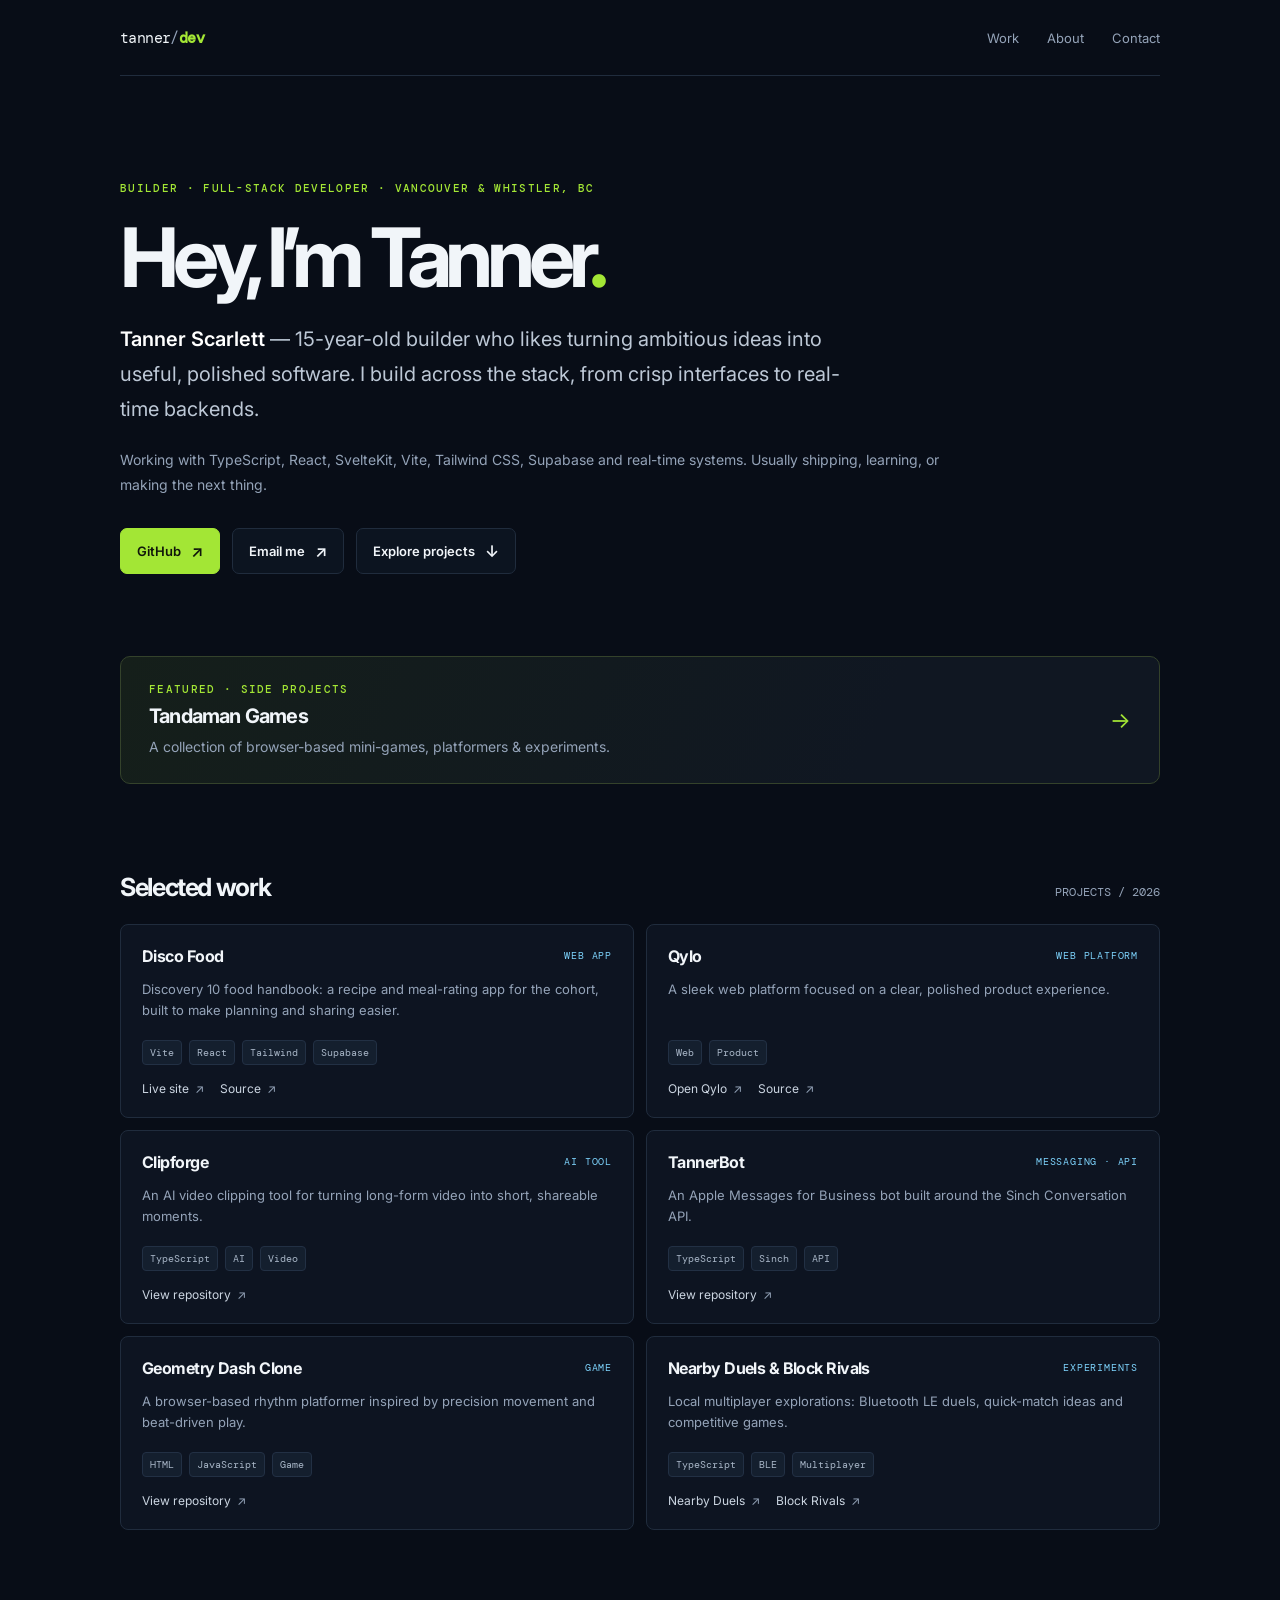
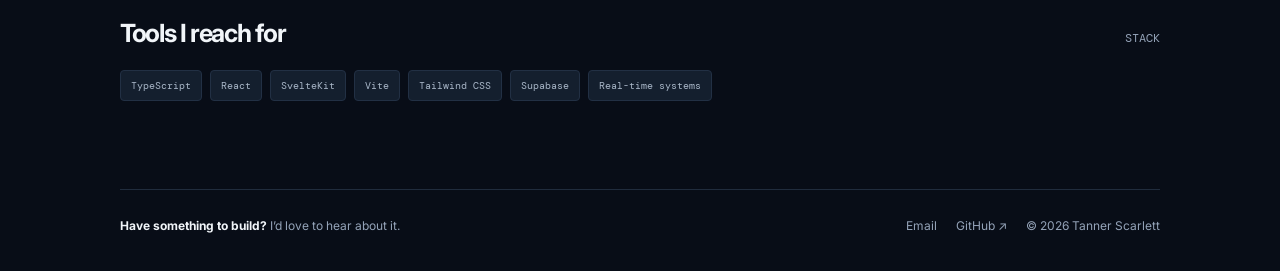
<file: index.html>
<!doctype html>
<html lang="en">
<head>
<meta charset="utf-8"><meta name="viewport" content="width=device-width, initial-scale=1"><meta name="theme-color" content="#020617"><meta name="description" content="Tanner Scarlett — 15-year-old builder and full-stack developer based in Vancouver and Whistler, BC."><title>Tanner Scarlett — Developer & Builder</title>
<link rel="preconnect" href="https://fonts.googleapis.com"><link rel="preconnect" href="https://fonts.gstatic.com" crossorigin><link href="https://fonts.googleapis.com/css2?family=DM+Mono:wght@400;500&family=Inter:wght@400;500;600;700;800&display=swap" rel="stylesheet">
<style>
:root{color-scheme:dark;--bg:#080d17;--panel:#0d1421;--panel2:#111b2b;--line:#202c3d;--text:#f1f5f9;--muted:#94a3b8;--accent:#a3e635;--blue:#7dd3fc}*{box-sizing:border-box}html{scroll-behavior:smooth}body{margin:0;background:var(--bg);color:var(--text);font-family:Inter,ui-sans-serif,system-ui,sans-serif;-webkit-font-smoothing:antialiased}a{color:inherit;text-decoration:none}a:focus-visible{outline:2px solid var(--accent);outline-offset:4px}.wrap{width:min(1040px,calc(100% - 40px));margin:auto}.top{height:76px;display:flex;align-items:center;justify-content:space-between;border-bottom:1px solid var(--line)}.brand{font-family:'DM Mono',monospace;font-size:15px;letter-spacing:-.04em}.brand b{color:var(--accent)}nav{display:flex;gap:28px;color:var(--muted);font-size:13px}nav a:hover,.textlink:hover{color:var(--text)}.hero{padding:105px 0 82px;max-width:850px}.eyebrow,.label{font:500 11px 'DM Mono',monospace;letter-spacing:.12em;text-transform:uppercase;color:var(--accent)}h1{font-size:clamp(46px,8vw,82px);letter-spacing:-.075em;line-height:.99;margin:22px 0 24px;font-weight:700}.intro{font-size:clamp(17px,2.3vw,20px);line-height:1.75;color:#bdc8d6;max-width:720px}.intro strong{color:white;font-weight:600}.sub{color:var(--muted);font-size:14px;line-height:1.8;margin-top:12px}.actions{display:flex;gap:12px;flex-wrap:wrap;margin-top:30px}.button{display:inline-flex;align-items:center;gap:10px;padding:12px 16px;border-radius:7px;font-size:13px;font-weight:600;border:1px solid var(--line);background:#0c1420;transition:.18s}.button:hover{border-color:#64748b;transform:translateY(-1px)}.button.primary{background:var(--accent);color:#10160b;border-color:var(--accent)}.button.primary:hover{background:#bef264}.arrow{font-size:16px}.feature{display:flex;align-items:center;justify-content:space-between;gap:24px;margin:0 0 88px;padding:25px 28px;border:1px solid #34422b;border-radius:10px;background:linear-gradient(115deg,#151f1a,#101722 72%);transition:.2s}.feature:hover{border-color:var(--accent);transform:translateY(-2px)}.feature h2{font-size:20px;letter-spacing:-.04em;margin:8px 0}.feature p{margin:0;color:var(--muted);font-size:14px;line-height:1.6}.feature .arrow{font-size:22px;color:var(--accent);flex:none}.section{padding:0 0 88px}.section-head{display:flex;align-items:baseline;justify-content:space-between;margin-bottom:22px}.section h2{margin:0;font-size:25px;letter-spacing:-.055em}.section-head span{color:var(--muted);font:12px 'DM Mono',monospace}.grid{display:grid;grid-template-columns:repeat(2,minmax(0,1fr));gap:12px}.card{border:1px solid var(--line);background:var(--panel);padding:21px;border-radius:8px;min-height:176px;display:flex;flex-direction:column;transition:border-color .18s,transform .18s}.card:hover{border-color:#475569;transform:translateY(-2px)}.cardtop{display:flex;justify-content:space-between;gap:12px;align-items:center}.card h3{font-size:16px;letter-spacing:-.035em;margin:0}.kind{font:10px 'DM Mono',monospace;color:var(--blue);text-transform:uppercase;letter-spacing:.08em}.card p{font-size:13px;line-height:1.65;color:var(--muted);margin:13px 0 18px}.tags{display:flex;gap:7px;flex-wrap:wrap;margin-top:auto}.tag{font:10px 'DM Mono',monospace;color:#a9b7c8;background:#141f2e;border:1px solid #223044;padding:5px 7px;border-radius:4px}.links{display:flex;gap:16px;margin-top:16px;font-size:12px;color:#cbd5e1}.textlink{display:inline-flex;align-items:center;gap:6px}.out{color:var(--muted)}.stack{display:flex;gap:8px;flex-wrap:wrap}.stack .tag{padding:8px 10px}.contact{border-top:1px solid var(--line);padding:28px 0 38px;display:flex;justify-content:space-between;gap:18px;align-items:center;color:var(--muted);font-size:12px}.contact strong{color:var(--text)}.contactlinks{display:flex;gap:19px}.contactlinks a:hover{color:var(--accent)}@media(max-width:640px){.wrap{width:min(100% - 32px,1040px)}.top{height:64px}nav{gap:14px;font-size:12px}.hero{padding:78px 0 62px}h1{font-size:clamp(45px,14vw,68px)}.feature{margin-bottom:68px;padding:21px}.grid{grid-template-columns:1fr}.card{min-height:150px}.section{padding-bottom:68px}.contact{align-items:flex-start;flex-direction:column}.contactlinks{flex-wrap:wrap}.section-head span{font-size:10px}}@media(prefers-reduced-motion:reduce){html{scroll-behavior:auto}*,*::before,*::after{transition:none!important}}
</style></head>
<body><div class="wrap"><header class="top"><a class="brand" href="#top" aria-label="Tanner Scarlett home">tanner<span style="color:#94a3b8">/</span><b>dev</b></a><nav aria-label="Main navigation"><a href="#work">Work</a><a href="#about">About</a><a href="#contact">Contact</a></nav></header>
<main id="top"><section class="hero" id="about"><div class="eyebrow">Builder · Full-stack developer · Vancouver & Whistler, BC</div><h1>Hey, I’m Tanner<span style="color:var(--accent)">.</span></h1><p class="intro"><strong>Tanner Scarlett</strong> — 15-year-old builder who likes turning ambitious ideas into useful, polished software. I build across the stack, from crisp interfaces to real-time backends.</p><p class="sub">Working with TypeScript, React, SvelteKit, Vite, Tailwind CSS, Supabase and real-time systems. Usually shipping, learning, or making the next thing.</p><div class="actions"><a class="button primary" href="https://github.com/TanDaMan11" target="_blank" rel="noreferrer">GitHub <span class="arrow">↗</span></a><a class="button" href="mailto:tanner.scarlett@hotmail.com">Email me <span class="arrow">↗</span></a><a class="button" href="#work">Explore projects <span class="arrow">↓</span></a></div></section>
<a class="feature" href="/games.html"><div><div class="label">Featured · Side projects</div><h2>Tandaman Games</h2><p>A collection of browser-based mini-games, platformers & experiments.</p></div><span class="arrow" aria-hidden="true">→</span></a>
<section class="section" id="work"><div class="section-head"><h2>Selected work</h2><span>PROJECTS / 2026</span></div><div class="grid">
<article class="card"><div class="cardtop"><h3>Disco Food</h3><span class="kind">Web app</span></div><p>Discovery 10 food handbook: a recipe and meal-rating app for the cohort, built to make planning and sharing easier.</p><div class="tags"><span class="tag">Vite</span><span class="tag">React</span><span class="tag">Tailwind</span><span class="tag">Supabase</span></div><div class="links"><a class="textlink" href="https://tandaman11.github.io/disco-food/" target="_blank" rel="noreferrer">Live site <span class="out">↗</span></a><a class="textlink" href="https://github.com/TanDaMan11/disco-food" target="_blank" rel="noreferrer">Source <span class="out">↗</span></a></div></article>
<article class="card"><div class="cardtop"><h3>Qylo</h3><span class="kind">Web platform</span></div><p>A sleek web platform focused on a clear, polished product experience.</p><div class="tags"><span class="tag">Web</span><span class="tag">Product</span></div><div class="links"><a class="textlink" href="https://qylo.vercel.app" target="_blank" rel="noreferrer">Open Qylo <span class="out">↗</span></a><a class="textlink" href="https://github.com/TanDaMan11/Qylo" target="_blank" rel="noreferrer">Source <span class="out">↗</span></a></div></article>
<article class="card"><div class="cardtop"><h3>Clipforge</h3><span class="kind">AI tool</span></div><p>An AI video clipping tool for turning long-form video into short, shareable moments.</p><div class="tags"><span class="tag">TypeScript</span><span class="tag">AI</span><span class="tag">Video</span></div><div class="links"><a class="textlink" href="https://github.com/TanDaMan11/clipforge" target="_blank" rel="noreferrer">View repository <span class="out">↗</span></a></div></article>
<article class="card"><div class="cardtop"><h3>TannerBot</h3><span class="kind">Messaging · API</span></div><p>An Apple Messages for Business bot built around the Sinch Conversation API.</p><div class="tags"><span class="tag">TypeScript</span><span class="tag">Sinch</span><span class="tag">API</span></div><div class="links"><a class="textlink" href="https://github.com/TanDaMan11/TannerBot" target="_blank" rel="noreferrer">View repository <span class="out">↗</span></a></div></article>
<article class="card"><div class="cardtop"><h3>Geometry Dash Clone</h3><span class="kind">Game</span></div><p>A browser-based rhythm platformer inspired by precision movement and beat-driven play.</p><div class="tags"><span class="tag">HTML</span><span class="tag">JavaScript</span><span class="tag">Game</span></div><div class="links"><a class="textlink" href="https://github.com/TanDaMan11/Geometry-Dash-Clone" target="_blank" rel="noreferrer">View repository <span class="out">↗</span></a></div></article>
<article class="card"><div class="cardtop"><h3>Nearby Duels & Block Rivals</h3><span class="kind">Experiments</span></div><p>Local multiplayer explorations: Bluetooth LE duels, quick-match ideas and competitive games.</p><div class="tags"><span class="tag">TypeScript</span><span class="tag">BLE</span><span class="tag">Multiplayer</span></div><div class="links"><a class="textlink" href="https://github.com/TanDaMan11/nearby-duels" target="_blank" rel="noreferrer">Nearby Duels <span class="out">↗</span></a><a class="textlink" href="https://github.com/TanDaMan11/block-rivals" target="_blank" rel="noreferrer">Block Rivals <span class="out">↗</span></a></div></article>
</div></section>
<section class="section"><div class="section-head"><h2>Tools I reach for</h2><span>STACK</span></div><div class="stack"><span class="tag">TypeScript</span><span class="tag">React</span><span class="tag">SvelteKit</span><span class="tag">Vite</span><span class="tag">Tailwind CSS</span><span class="tag">Supabase</span><span class="tag">Real-time systems</span></div></section></main>
<footer class="contact" id="contact"><div><strong>Have something to build?</strong> I’d love to hear about it.</div><div class="contactlinks"><a href="mailto:tanner.scarlett@hotmail.com">Email</a><a href="https://github.com/TanDaMan11" target="_blank" rel="noreferrer">GitHub ↗</a><span>© 2026 Tanner Scarlett</span></div></footer></div></body></html>
</file>
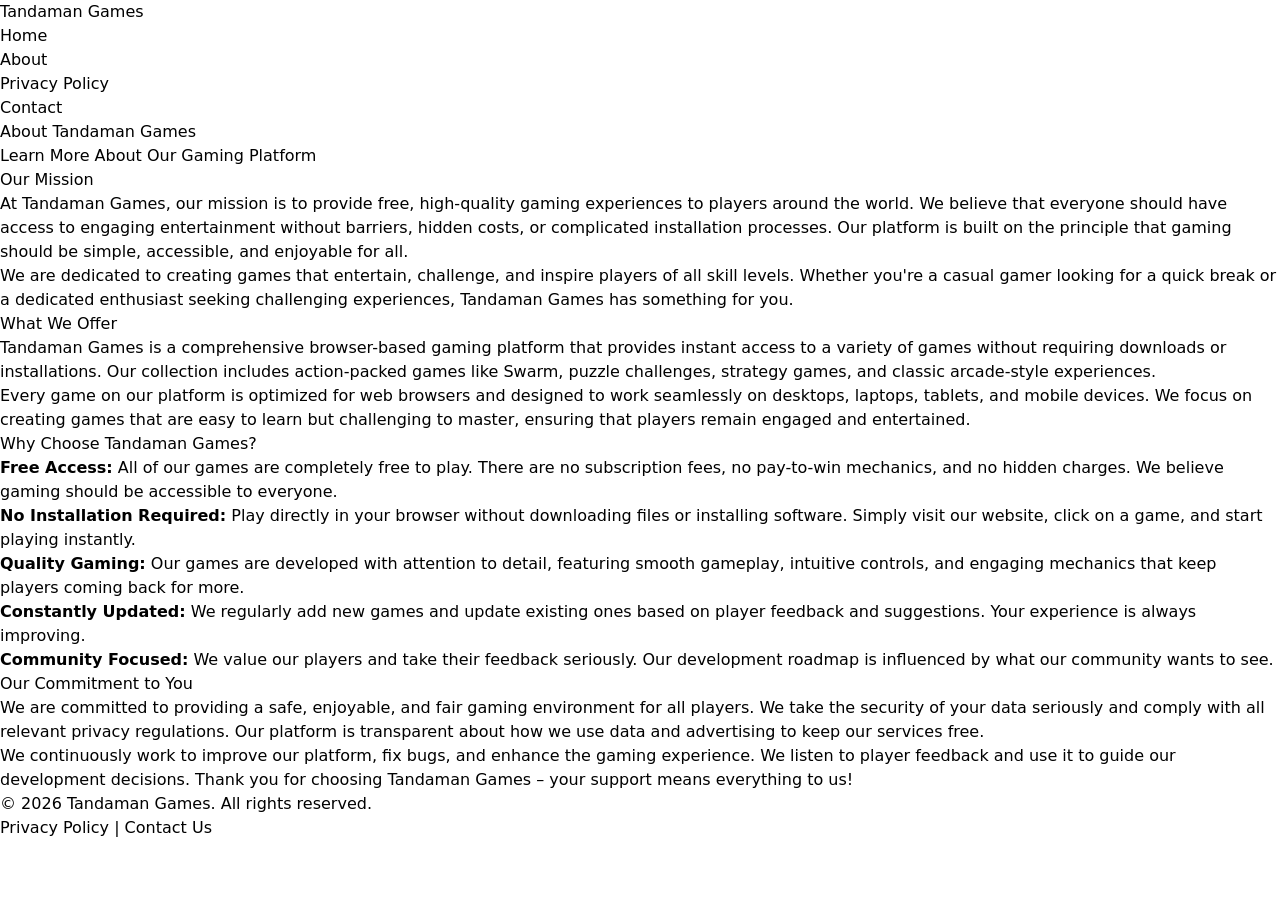
<file: about.html>
<!DOCTYPE html>
<html lang="en">
<head>
    <meta charset="UTF-8">
    <meta name="viewport" content="width=device-width, initial-scale=1.0">
    <meta name="description" content="About Tandaman Games - Free browser-based gaming platform">
    <title>About - Tandaman Games</title>
    <link rel="stylesheet" href="styles.css">
</head>
<body>
    <nav class="navbar">
        <div class="nav-container">
            <div class="logo">Tandaman Games</div>
            <ul class="nav-menu">
                <li><a href="index.html">Home</a></li>
                <li><a href="about.html" class="active">About</a></li>
                <li><a href="privacy.html">Privacy Policy</a></li>
                <li><a href="contact.html">Contact</a></li>
            </ul>
        </div>
    </nav>

    <main class="container">
        <section class="hero">
            <h1>About Tandaman Games</h1>
            <p class="tagline">Learn More About Our Gaming Platform</p>
        </section>

        <section class="content-section">
            <h2>Our Mission</h2>
            <p>
                At Tandaman Games, our mission is to provide free, high-quality gaming experiences to players around the world. 
                We believe that everyone should have access to engaging entertainment without barriers, hidden costs, or complicated 
                installation processes. Our platform is built on the principle that gaming should be simple, accessible, and enjoyable 
                for all.
            </p>
            <p>
                We are dedicated to creating games that entertain, challenge, and inspire players of all skill levels. Whether you're 
                a casual gamer looking for a quick break or a dedicated enthusiast seeking challenging experiences, Tandaman Games has 
                something for you.
            </p>
        </section>

        <section class="content-section">
            <h2>What We Offer</h2>
            <p>
                Tandaman Games is a comprehensive browser-based gaming platform that provides instant access to a variety of games 
                without requiring downloads or installations. Our collection includes action-packed games like Swarm, puzzle challenges, 
                strategy games, and classic arcade-style experiences.
            </p>
            <p>
                Every game on our platform is optimized for web browsers and designed to work seamlessly on desktops, laptops, tablets, 
                and mobile devices. We focus on creating games that are easy to learn but challenging to master, ensuring that players 
                remain engaged and entertained.
            </p>
        </section>

        <section class="content-section">
            <h2>Why Choose Tandaman Games?</h2>
            <p>
                <strong>Free Access:</strong> All of our games are completely free to play. There are no subscription fees, no pay-to-win 
                mechanics, and no hidden charges. We believe gaming should be accessible to everyone.
            </p>
            <p>
                <strong>No Installation Required:</strong> Play directly in your browser without downloading files or installing software. 
                Simply visit our website, click on a game, and start playing instantly.
            </p>
            <p>
                <strong>Quality Gaming:</strong> Our games are developed with attention to detail, featuring smooth gameplay, intuitive 
                controls, and engaging mechanics that keep players coming back for more.
            </p>
            <p>
                <strong>Constantly Updated:</strong> We regularly add new games and update existing ones based on player feedback and 
                suggestions. Your experience is always improving.
            </p>
            <p>
                <strong>Community Focused:</strong> We value our players and take their feedback seriously. Our development roadmap is 
                influenced by what our community wants to see.
            </p>
        </section>

        <section class="content-section">
            <h2>Our Commitment to You</h2>
            <p>
                We are committed to providing a safe, enjoyable, and fair gaming environment for all players. We take the security of 
                your data seriously and comply with all relevant privacy regulations. Our platform is transparent about how we use data 
                and advertising to keep our services free.
            </p>
            <p>
                We continuously work to improve our platform, fix bugs, and enhance the gaming experience. We listen to player feedback 
                and use it to guide our development decisions. Thank you for choosing Tandaman Games – your support means everything to us!
            </p>
        </section>

        <!-- AdSense Ad -->
        <section class="ad-container">
            <ins class="adsbygoogle"
                 style="display:block"
                 data-ad-client="ca-pub-9247546865038453"
                 data-ad-slot="1234567890"
                 data-ad-format="auto"
                 data-full-width-responsive="true"></ins>
            <script>
                (adsbygoogle = window.adsbygoogle || []).push({});
            </script>
        </section>
    </main>

    <footer class="footer">
        <p>&copy; 2026 Tandaman Games. All rights reserved.</p>
        <p><a href="privacy.html">Privacy Policy</a> | <a href="contact.html">Contact Us</a></p>
    </footer>
</body>
</html>
</file>
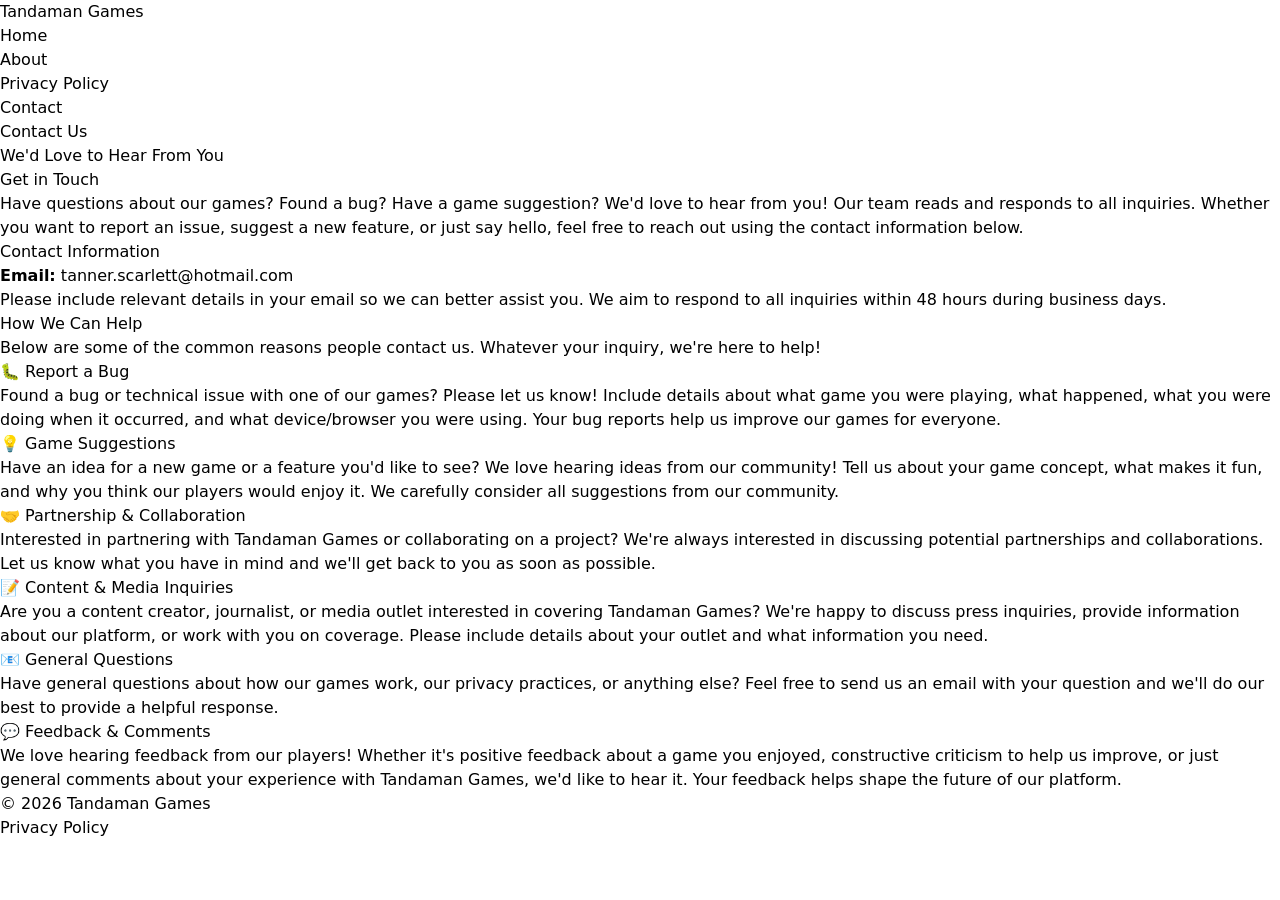
<file: contact.html>
<!DOCTYPE html>
<html lang="en">
<head>
    <meta charset="UTF-8">
    <meta name="viewport" content="width=device-width, initial-scale=1.0">
    <meta name="description" content="Contact Tandaman Games - Get in touch with us">
    <title>Contact - Tandaman Games</title>
    <link rel="stylesheet" href="styles.css">
</head>
<body>
    <nav class="navbar">
        <div class="nav-container">
            <div class="logo">Tandaman Games</div>
            <ul class="nav-menu">
                <li><a href="index.html">Home</a></li>
                <li><a href="about.html">About</a></li>
                <li><a href="privacy.html">Privacy Policy</a></li>
                <li><a href="contact.html" class="active">Contact</a></li>
            </ul>
        </div>
    </nav>

    <main class="container">
        <section class="hero">
            <h1>Contact Us</h1>
            <p class="tagline">We'd Love to Hear From You</p>
        </section>

        <section class="content-section">
            <h2>Get in Touch</h2>
            <p>
                Have questions about our games? Found a bug? Have a game suggestion? We'd love to hear from you! 
                Our team reads and responds to all inquiries. Whether you want to report an issue, suggest a new feature, 
                or just say hello, feel free to reach out using the contact information below.
            </p>
        </section>

        <section class="contact-info">
            <h2>Contact Information</h2>
            <p>
                <strong>Email:</strong> <a href="mailto:tanner.scarlett@hotmail.com">tanner.scarlett@hotmail.com</a>
            </p>
            <p>
                Please include relevant details in your email so we can better assist you. We aim to respond to all inquiries 
                within 48 hours during business days.
            </p>
        </section>

        <section class="content-section">
            <h2>How We Can Help</h2>
            <p>
                Below are some of the common reasons people contact us. Whatever your inquiry, we're here to help!
            </p>

            <div class="category">
                <h3>🐛 Report a Bug</h3>
                <p>
                    Found a bug or technical issue with one of our games? Please let us know! Include details about what game 
                    you were playing, what happened, what you were doing when it occurred, and what device/browser you were using. 
                    Your bug reports help us improve our games for everyone.
                </p>
            </div>

            <div class="category">
                <h3>💡 Game Suggestions</h3>
                <p>
                    Have an idea for a new game or a feature you'd like to see? We love hearing ideas from our community! 
                    Tell us about your game concept, what makes it fun, and why you think our players would enjoy it. 
                    We carefully consider all suggestions from our community.
                </p>
            </div>

            <div class="category">
                <h3>🤝 Partnership & Collaboration</h3>
                <p>
                    Interested in partnering with Tandaman Games or collaborating on a project? We're always interested in 
                    discussing potential partnerships and collaborations. Let us know what you have in mind and we'll get back 
                    to you as soon as possible.
                </p>
            </div>

            <div class="category">
                <h3>📝 Content & Media Inquiries</h3>
                <p>
                    Are you a content creator, journalist, or media outlet interested in covering Tandaman Games? 
                    We're happy to discuss press inquiries, provide information about our platform, or work with you on 
                    coverage. Please include details about your outlet and what information you need.
                </p>
            </div>

            <div class="category">
                <h3>📧 General Questions</h3>
                <p>
                    Have general questions about how our games work, our privacy practices, or anything else? 
                    Feel free to send us an email with your question and we'll do our best to provide a helpful response.
                </p>
            </div>

            <div class="category">
                <h3>💬 Feedback & Comments</h3>
                <p>
                    We love hearing feedback from our players! Whether it's positive feedback about a game you enjoyed, 
                    constructive criticism to help us improve, or just general comments about your experience with Tandaman Games, 
                    we'd like to hear it. Your feedback helps shape the future of our platform.
                </p>
            </div>
        </section>
    </main>

    <footer class="footer">
        <p>&copy; 2026 Tandaman Games</p>
        <p><a href="privacy.html">Privacy Policy</a></p>
    </footer>
</body>
</html>
</file>
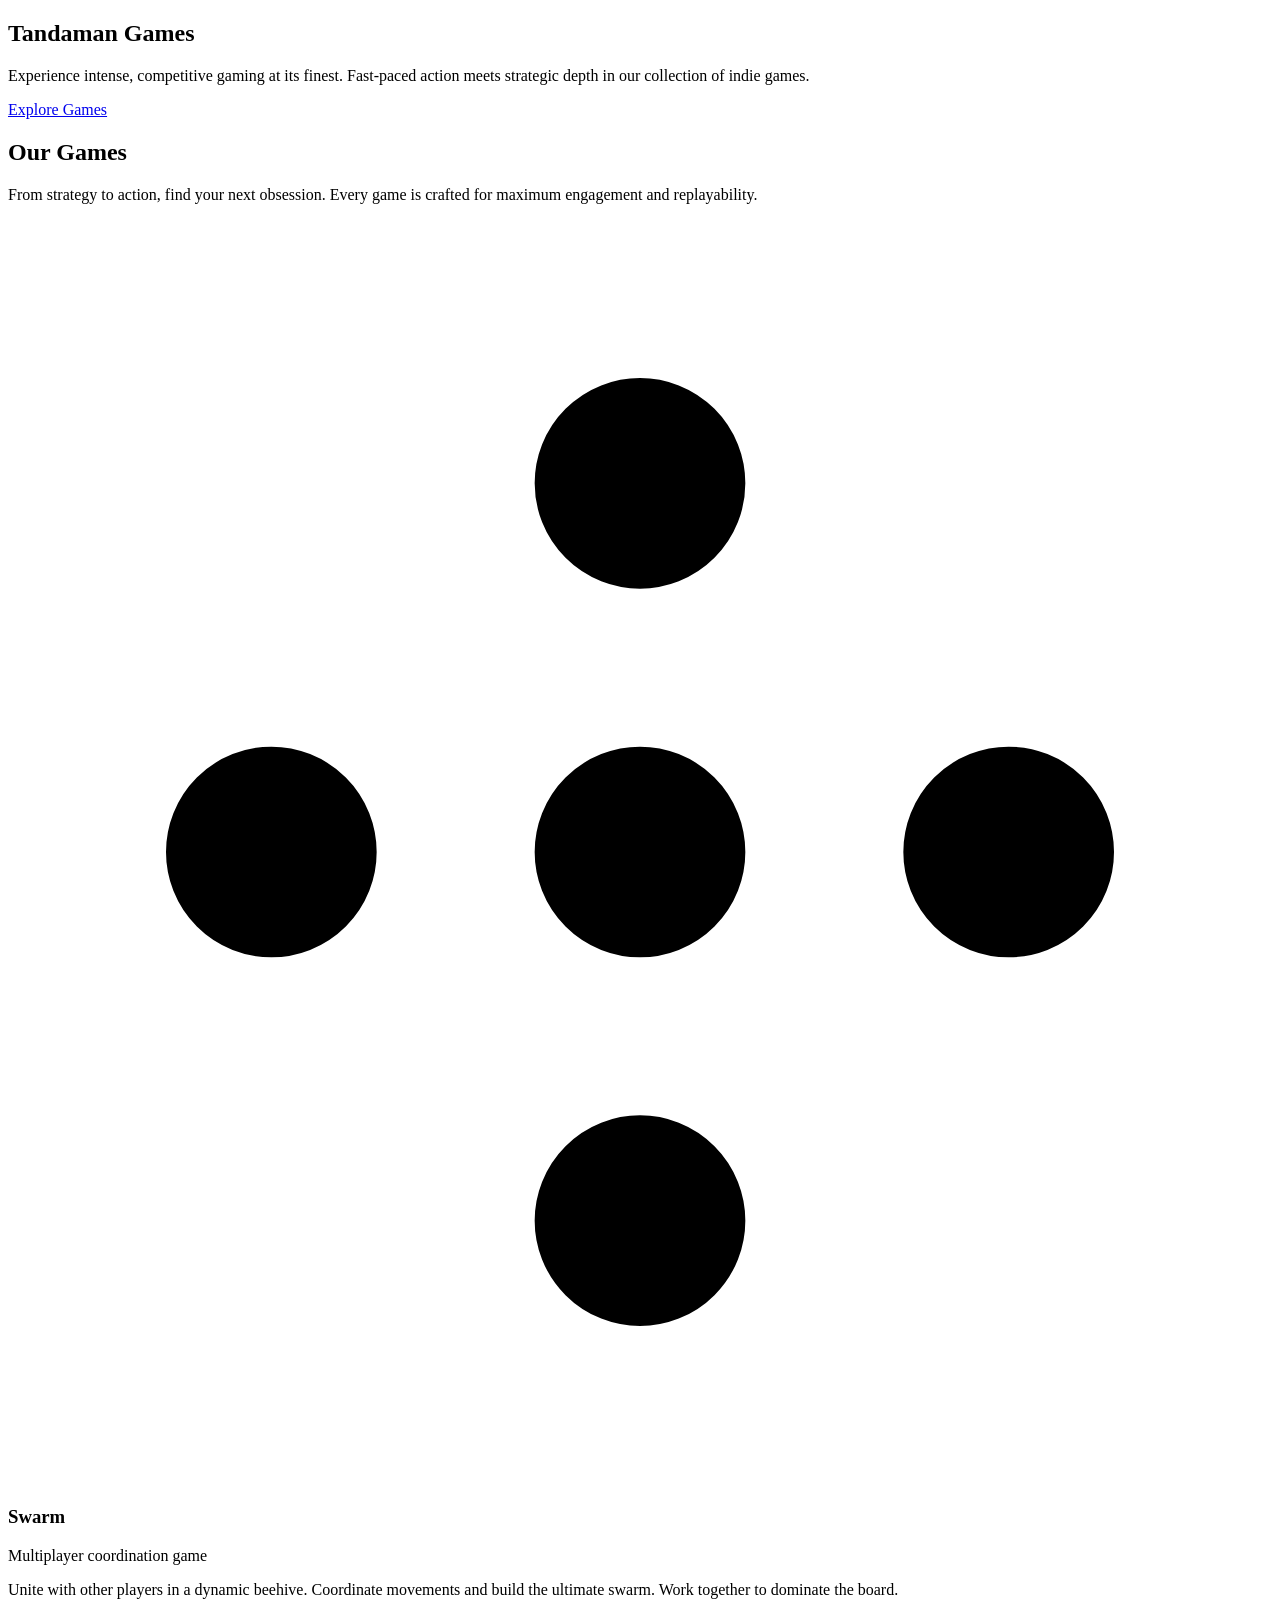
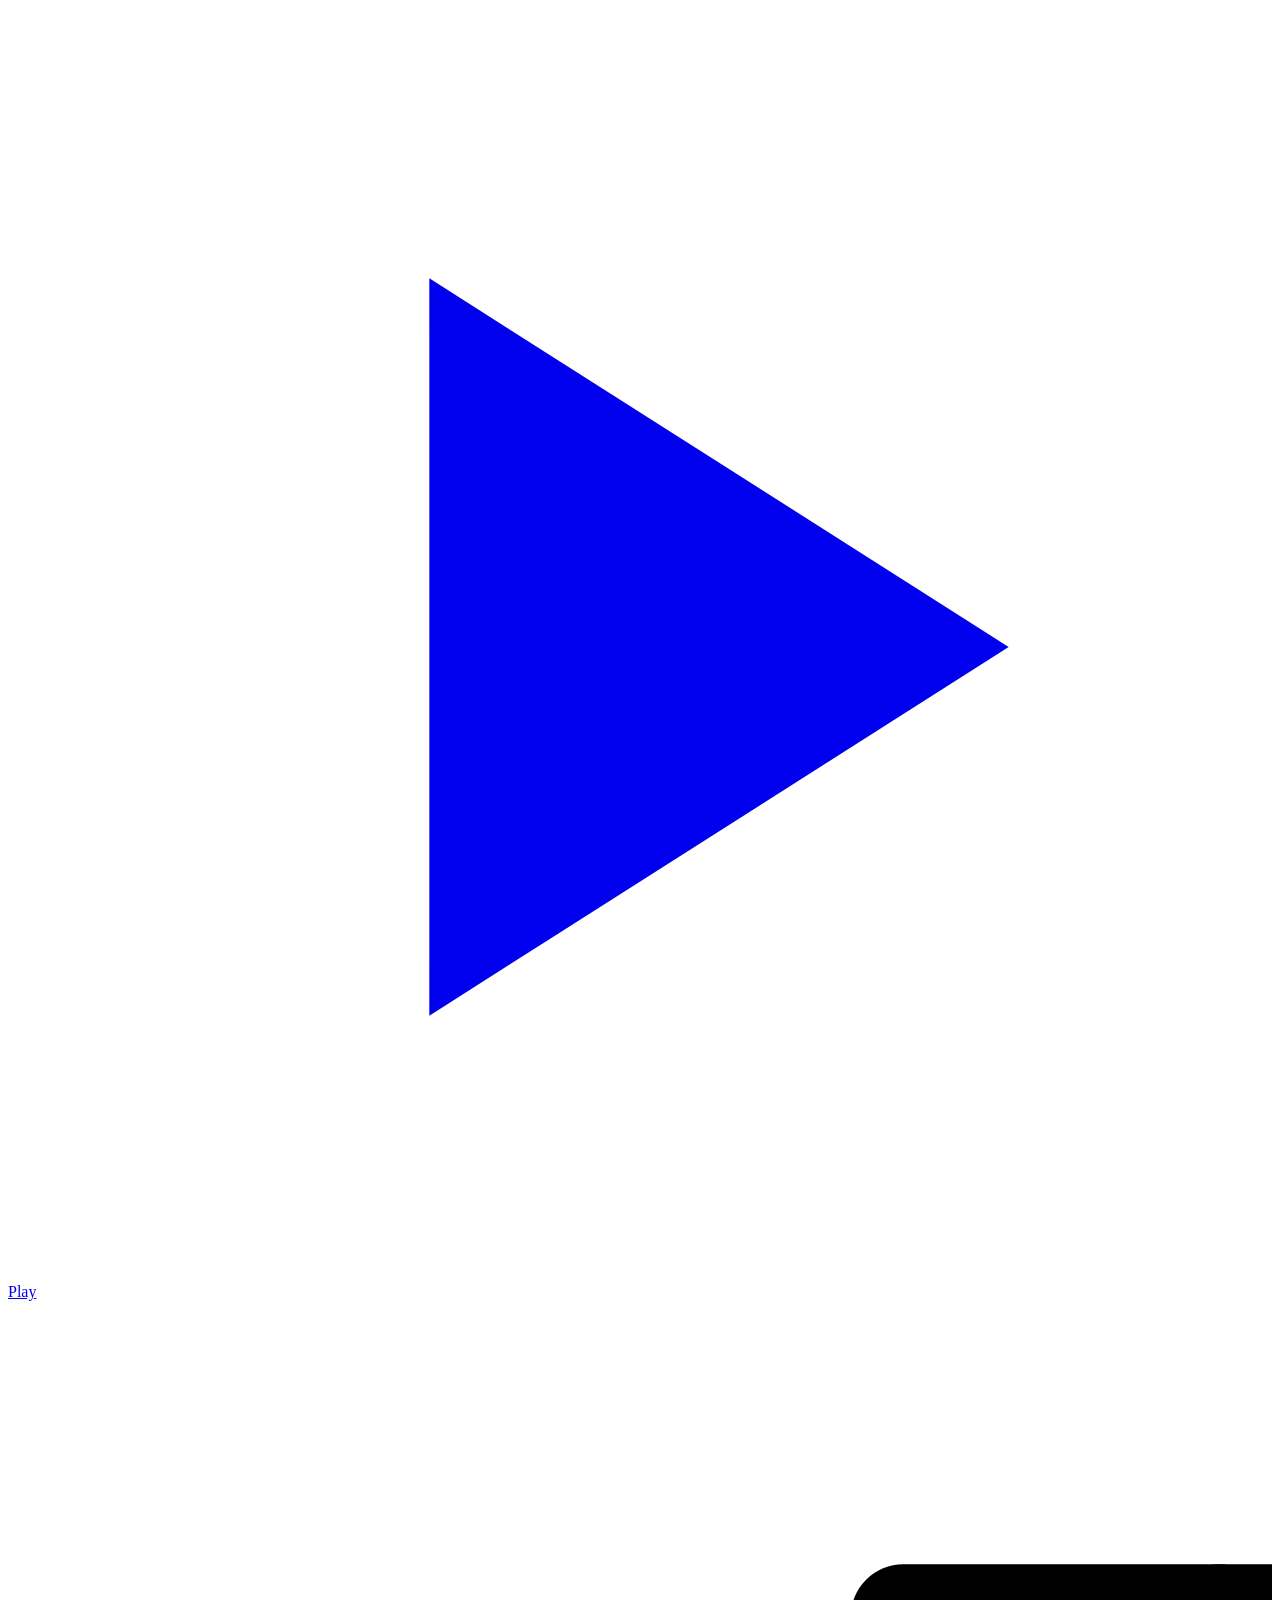
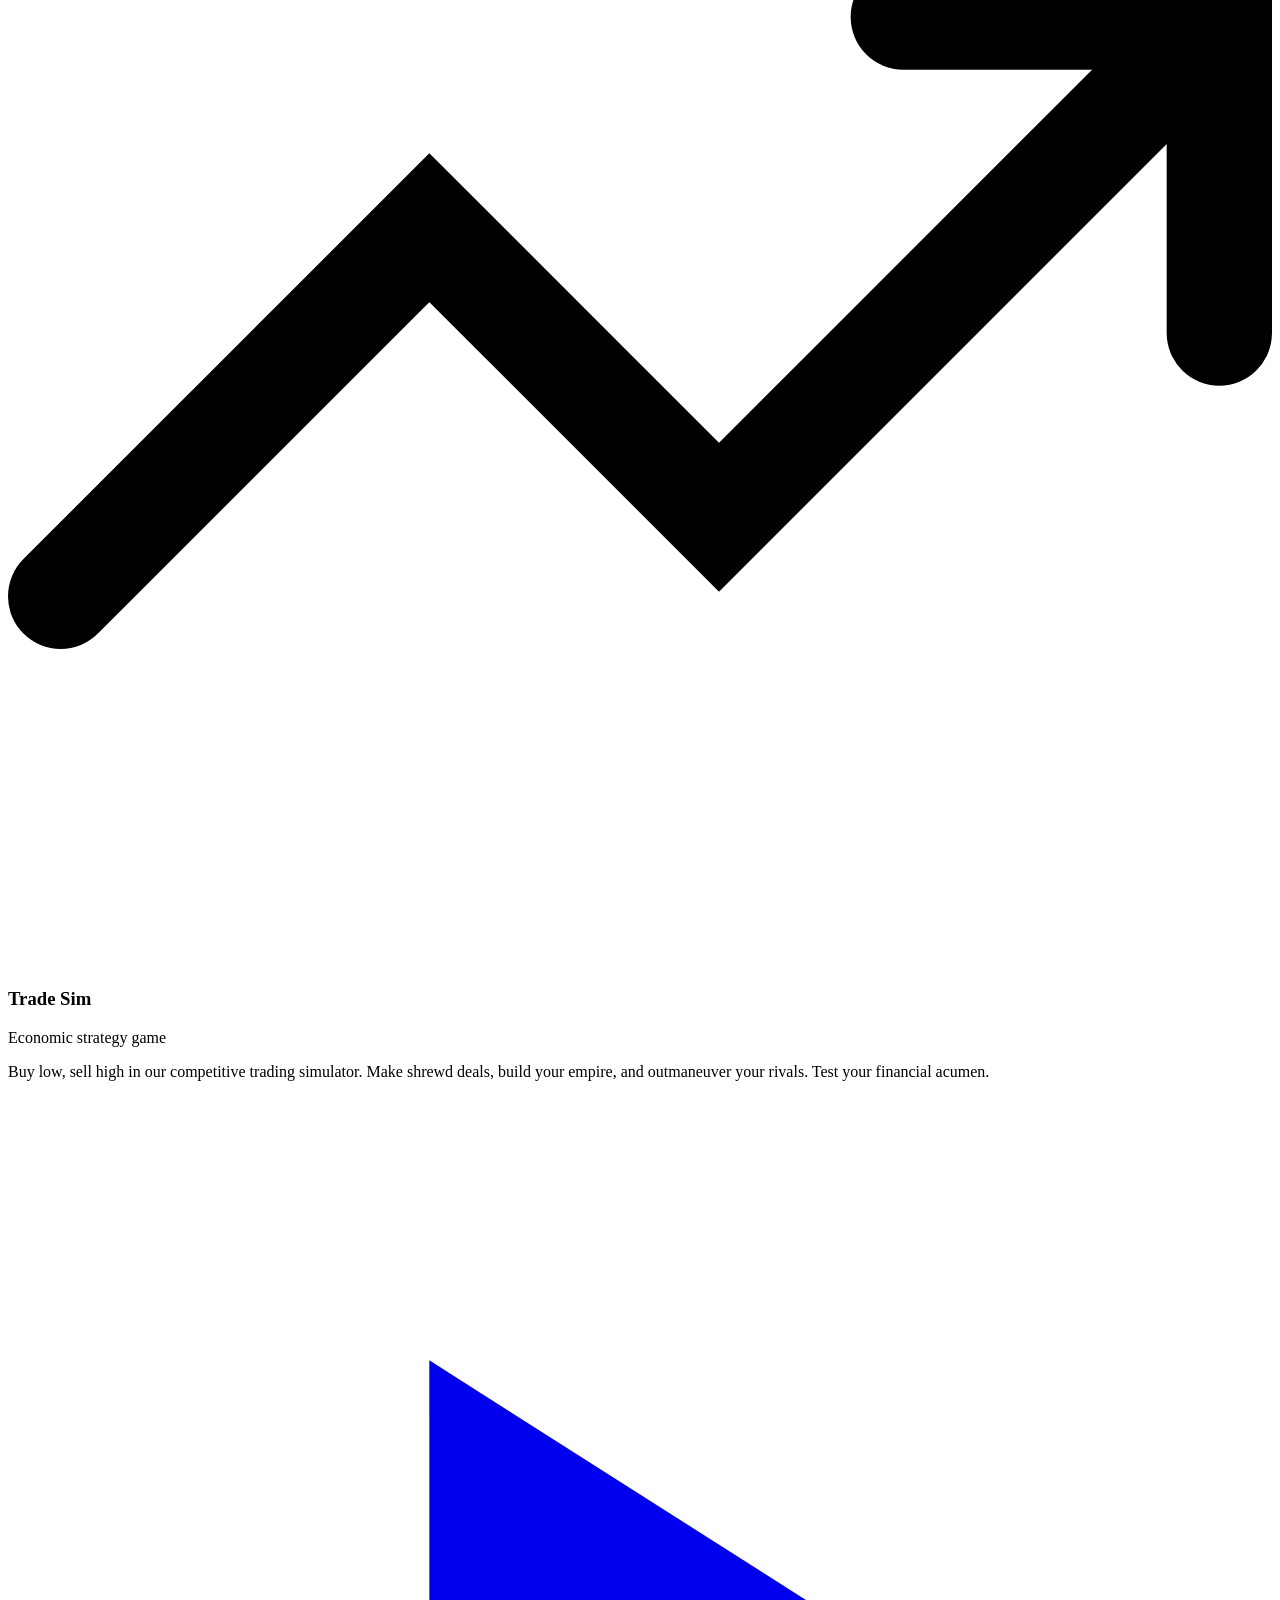
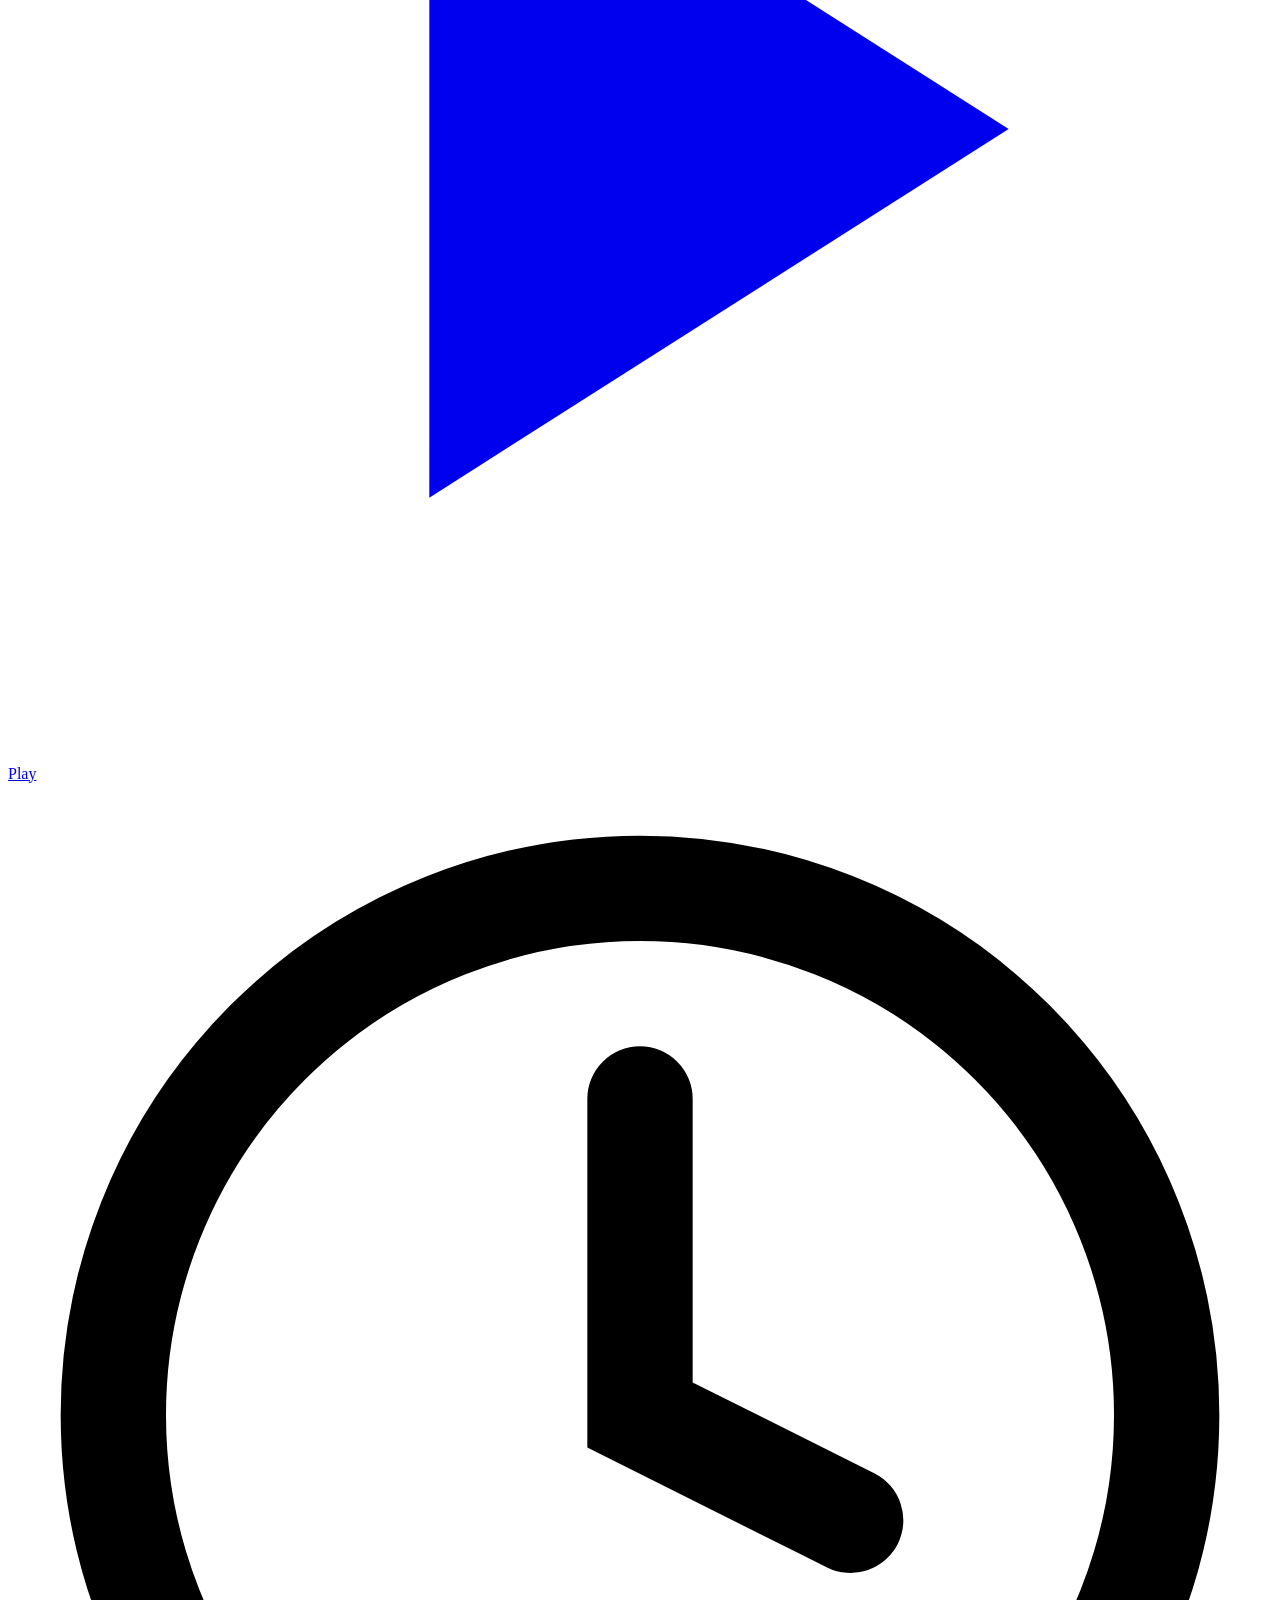
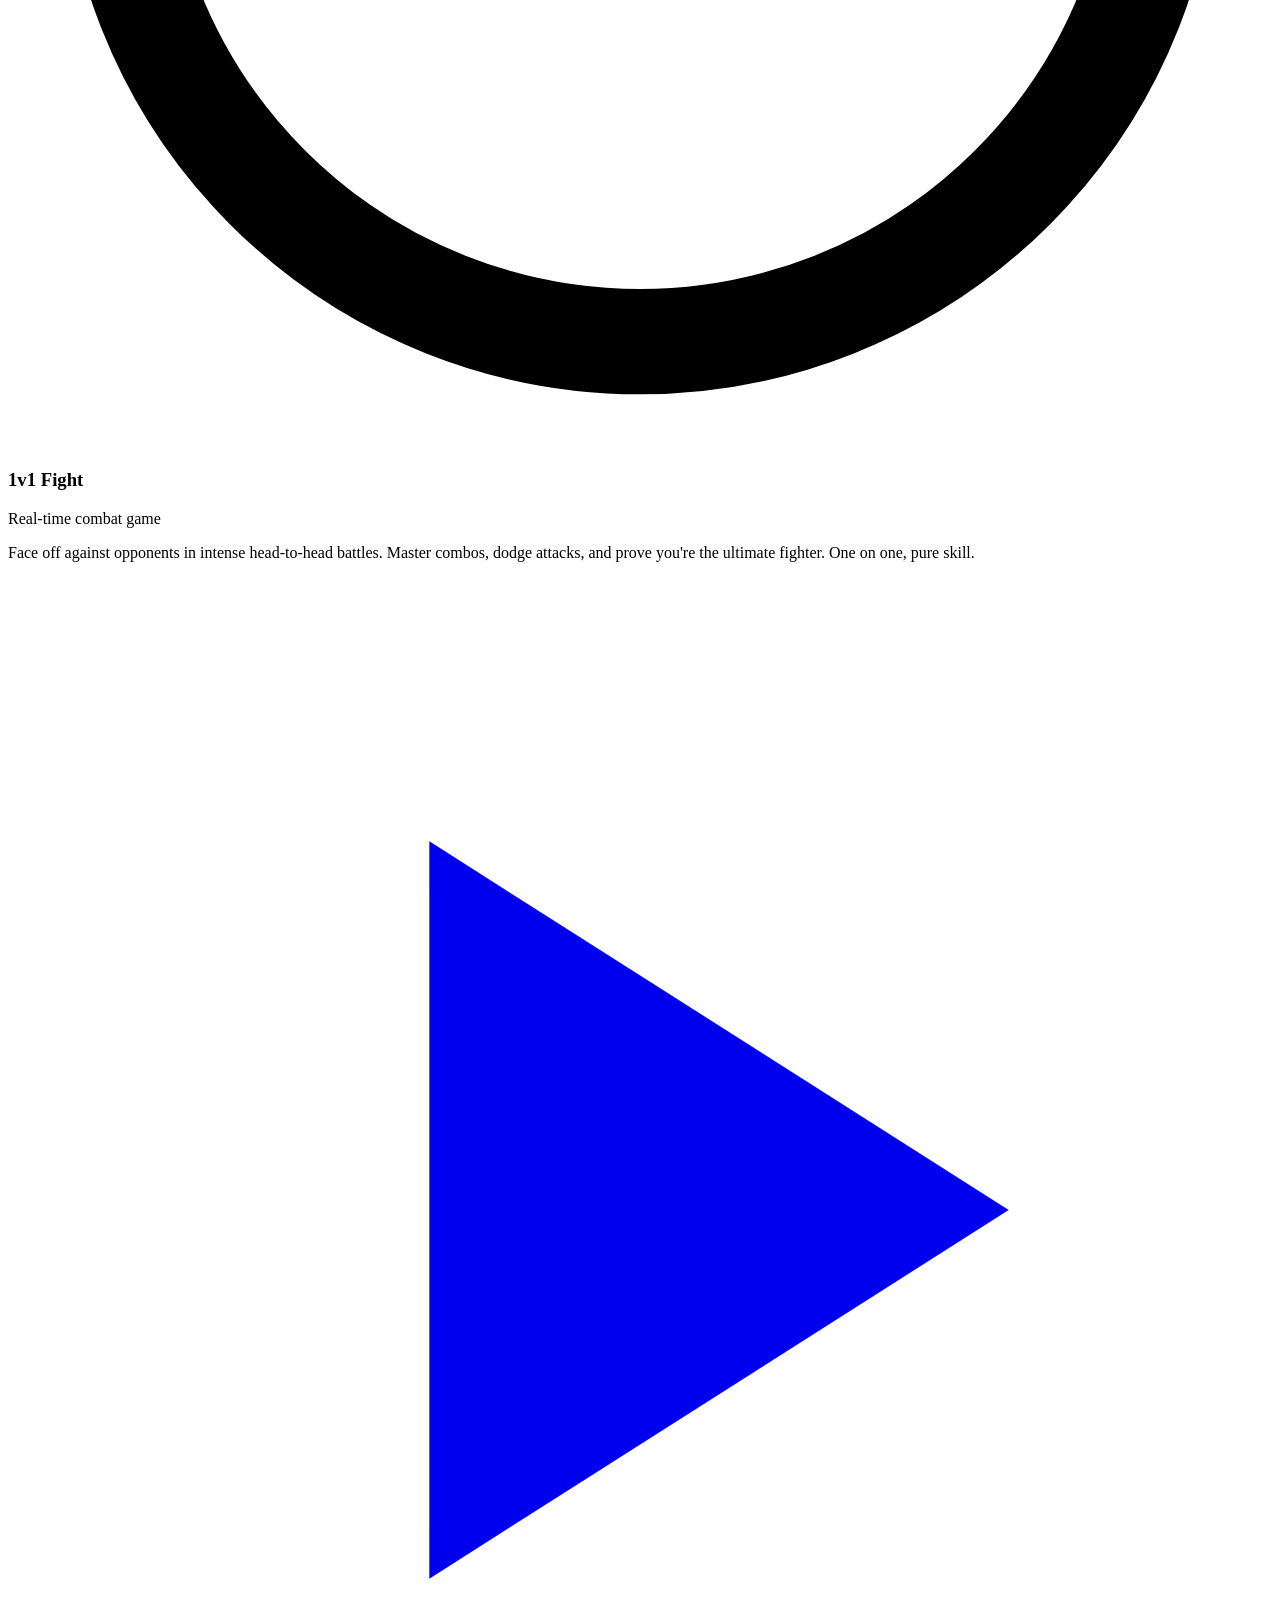
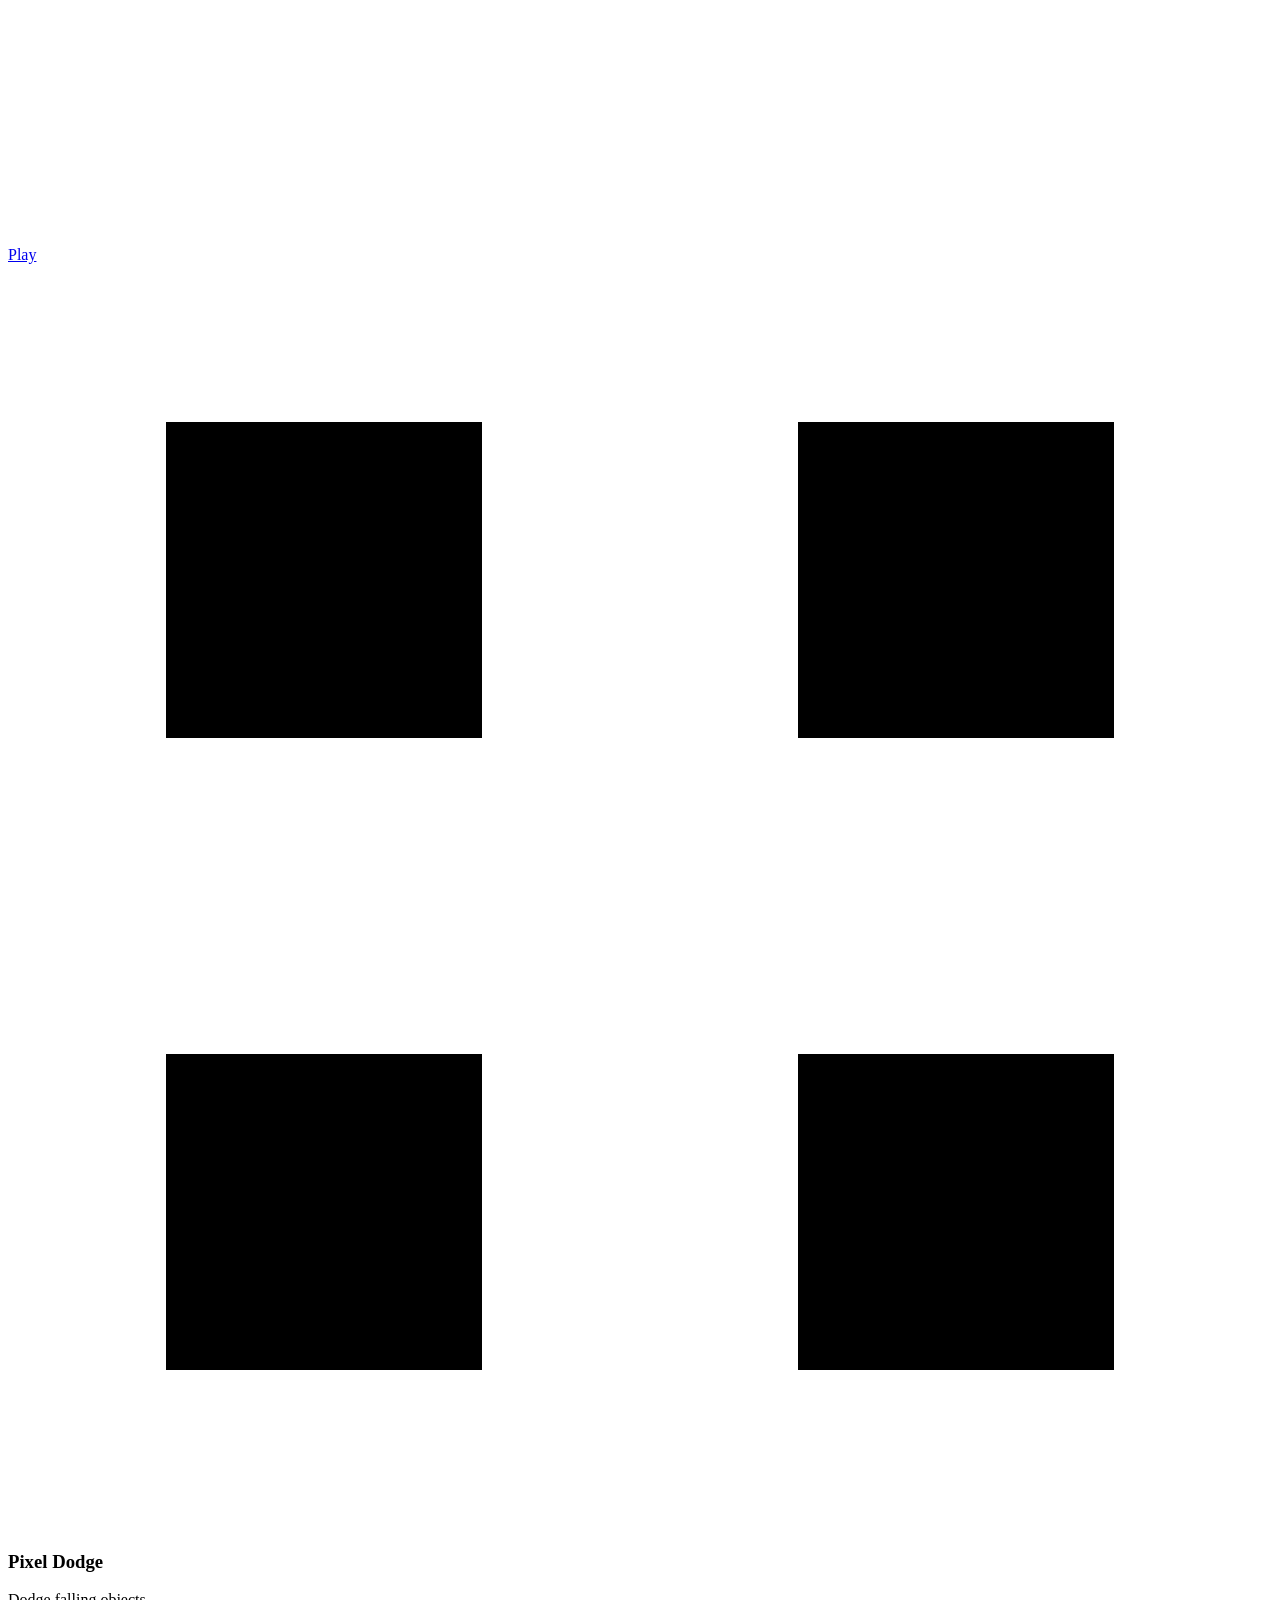
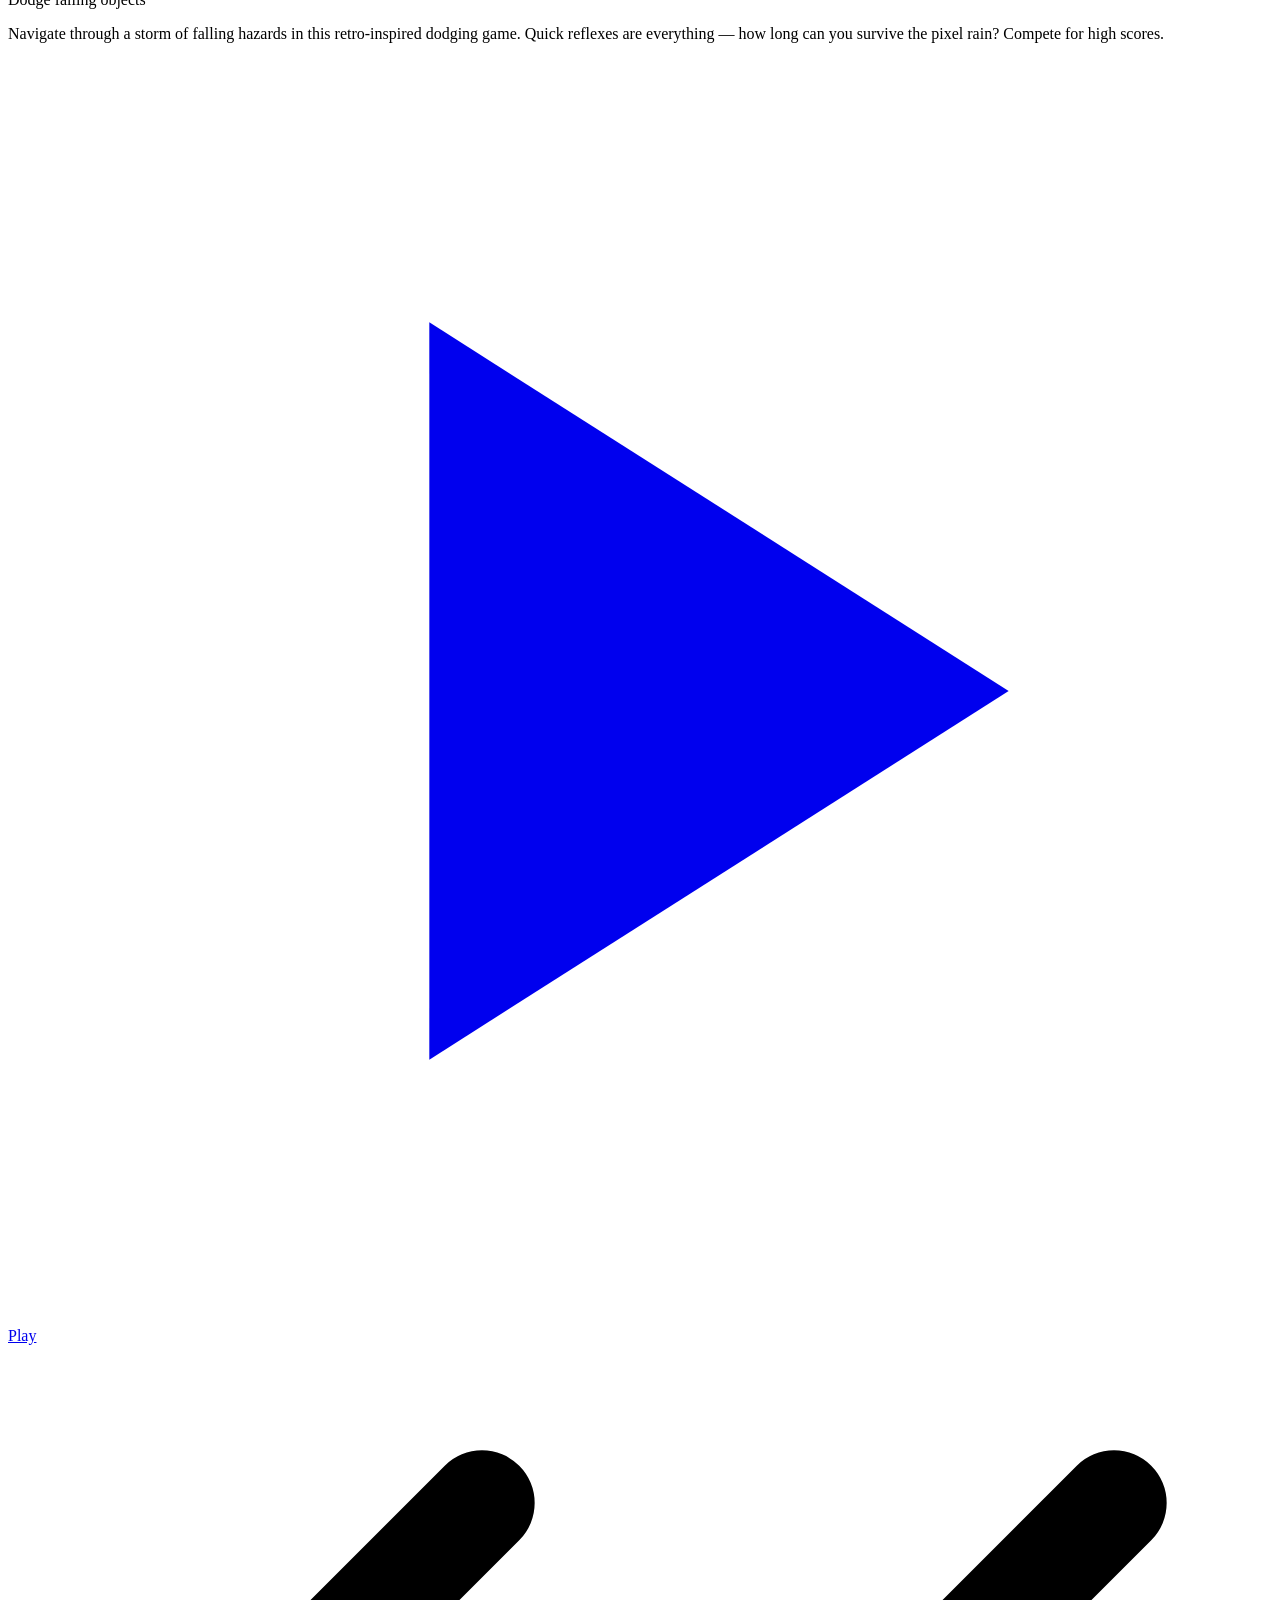
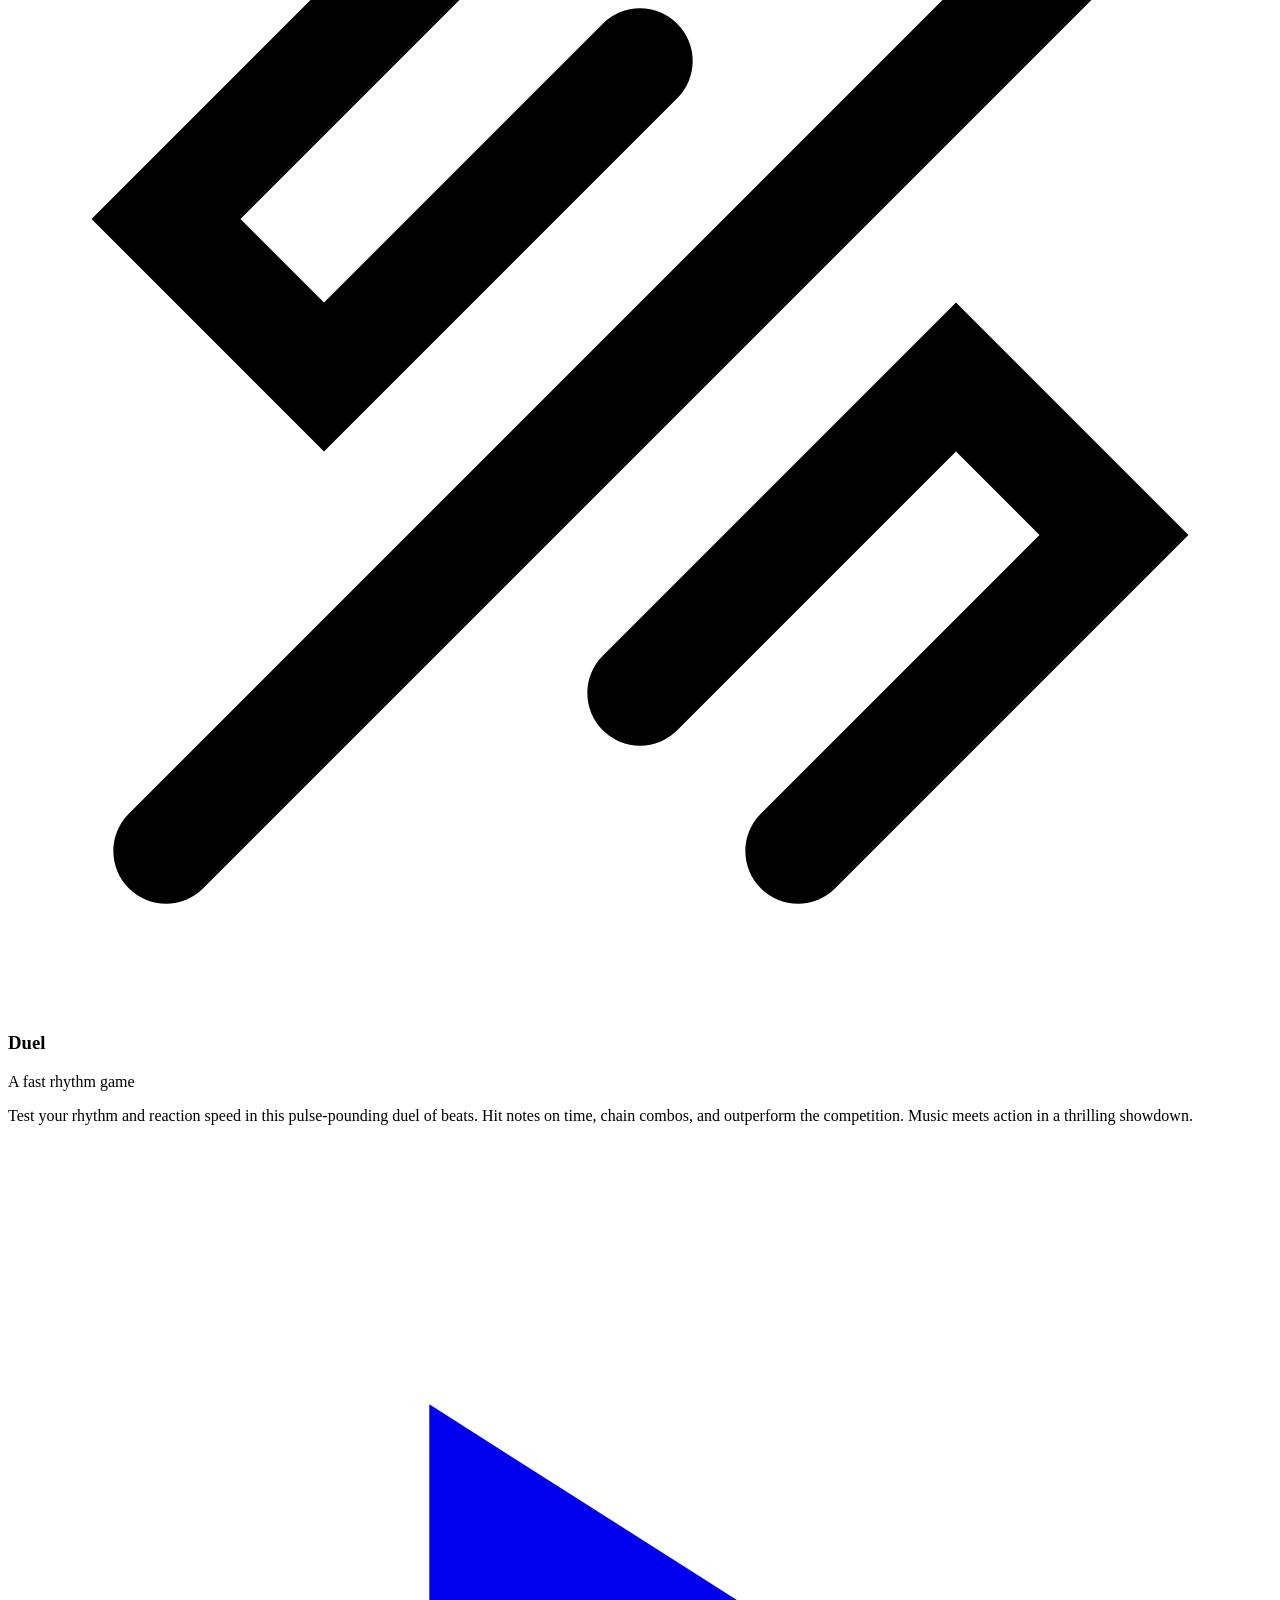
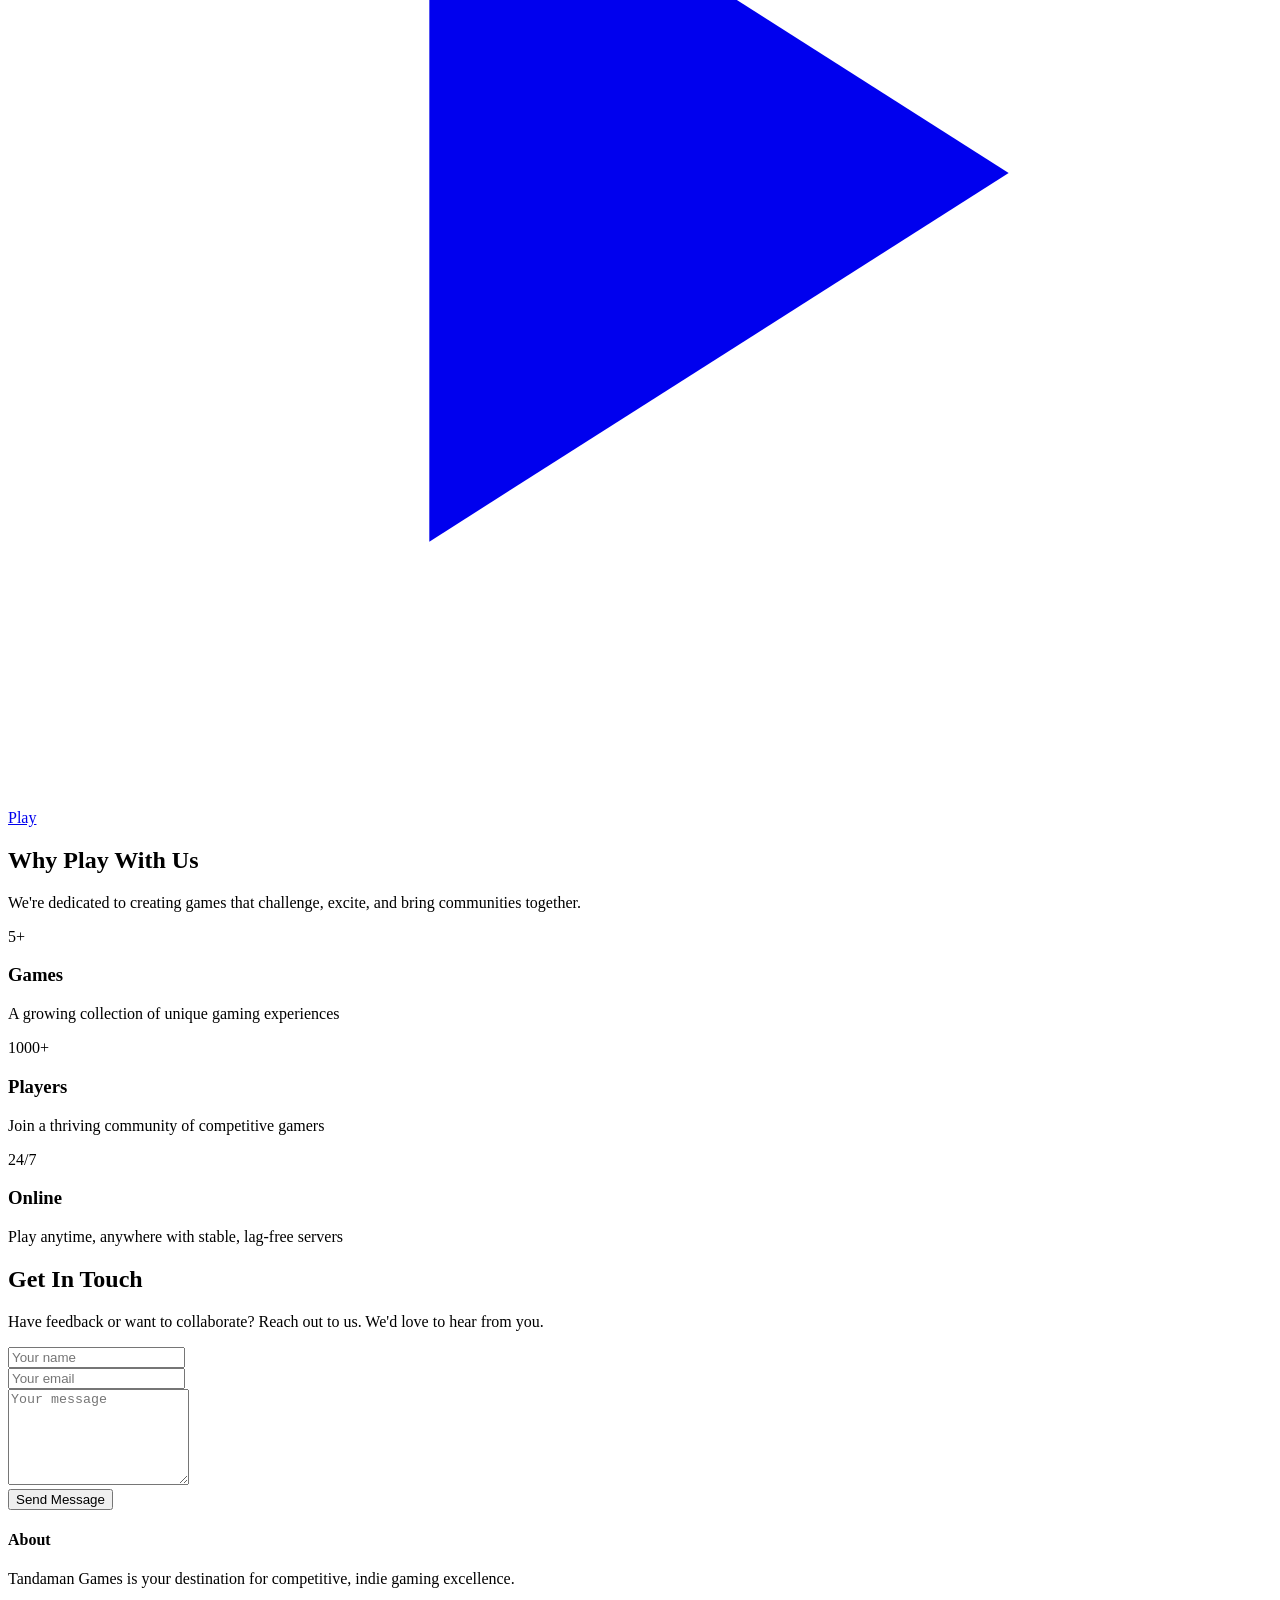
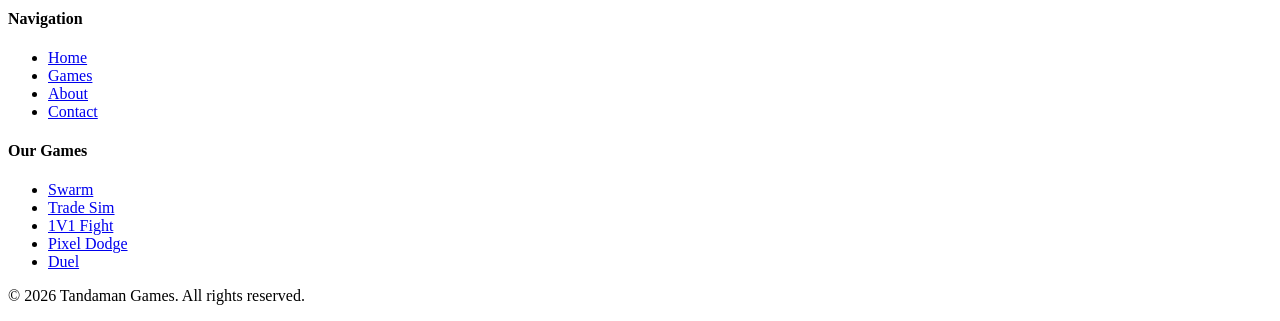
<file: games.html>
<!DOCTYPE html>
<html lang="en" class="screen-top"><head>
    <meta charset="utf-8">
    <meta name="viewport" content="width=device-width, initial-scale=1">

<link rel="stylesheet" href="https://static.shuffle.dev/uploads/files/1c/1cfd603481e0a783afbce241c8651660967dc110/css/c339a4a9e175f15384f8cb3586a80c9e.css?v=1779579029">

<link rel="stylesheet" href="https://fonts.googleapis.com/css2?family=Inter:wght@100;200;300;400;500;600;700;800;900&display=swap">

<script>(function() {
  try {
    const w = window;
    const d = w.document;
    const s = d.createElement('script');
    s.src = 'https://static.shuffle.dev/sdk/index.js?v=1779579029';
    s.async = true;
    s.onload = function() {
      const sdk = w.shuffleSDK;
      if (sdk && sdk.init) {
        sdk.init();
      }
    };
    d.head.appendChild(s);
  } catch (e) {}
})();</script>

</head>
<body><main class="flex flex-col"><!-- Hero Section -->
<section class="relative min-h-screen w-full bg-zinc-950 overflow-hidden">
  <div class="absolute inset-0 opacity-30" style="background: radial-gradient(circle at 20% 50%, rgba(244, 63, 94, 0.4), transparent 50%), radial-gradient(circle at 80% 80%, rgba(99, 102, 241, 0.4), transparent 50%);"></div>
  <div class="relative z-10 w-full h-full flex items-center justify-center px-4 sm:px-6 lg:px-8">
    <div class="max-w-5xl w-full mx-auto text-center py-24 sm:py-32">
      <h1 class="text-5xl sm:text-7xl font-heading font-bold mb-6 tracking-tighter text-white" data-config-id="text0">Tandaman Games</h1>
      <p class="text-lg sm:text-xl text-zinc-400 mb-8 max-w-2xl mx-auto" data-config-id="text1">Experience intense, competitive gaming at its finest. Fast-paced action meets strategic depth in our collection of indie games.</p>
      <div class="flex gap-4 justify-center">
        <a href="#games" class="bg-rose-600 hover:bg-rose-500 text-white font-bold py-3 px-8 rounded-lg transition-all duration-200 text-sm sm:text-base" data-config-id="link0">Explore Games</a>
      </div>
    </div>
  </div>
</section>

<!-- Games Section -->
<section class="relative py-24 px-4 sm:px-6 lg:px-8 bg-zinc-900/50" id="games">
  <div class="max-w-7xl mx-auto">
    <div class="text-center mb-16">
      <h2 class="text-4xl sm:text-5xl font-heading font-bold mb-4 tracking-tight" data-config-id="text5">Our Games</h2>
      <p class="text-zinc-400 text-lg max-w-2xl mx-auto" data-config-id="text6">From strategy to action, find your next obsession. Every game is crafted for maximum engagement and replayability.</p>
    </div>

    <div class="grid grid-cols-1 lg:grid-cols-2 gap-8 mb-8">
      <!-- Swarm -->
      <div class="group relative bg-zinc-900/70 border border-zinc-800/60 rounded-2xl p-8 hover:border-emerald-500/40 transition-all duration-300 hover:shadow-lg hover:shadow-emerald-500/5 flex flex-col" style="opacity: 0; transform: translateY(24px); transition: opacity 0.5s 0ms, transform 0.5s 0ms;">
        <div class="w-14 h-14 rounded-xl bg-emerald-500/10 border border-emerald-500/20 flex items-center justify-center mb-6">
          <svg class="w-7 h-7 text-emerald-400" viewBox="0 0 24 24" fill="none" stroke="currentColor" stroke-width="2" stroke-linecap="round" data-config-id="svg-inline1"><circle cx="12" cy="12" r="1"></circle><circle cx="19" cy="12" r="1"></circle><circle cx="5" cy="12" r="1"></circle><circle cx="12" cy="5" r="1"></circle><circle cx="12" cy="19" r="1"></circle></svg>
        </div>
        <h3 class="font-heading text-xl font-bold text-emerald-400 tracking-wide uppercase mb-2" data-config-id="text11">Swarm</h3>
        <p class="text-zinc-400 text-sm leading-relaxed mb-2" data-config-id="text39">Multiplayer coordination game</p>
        <p class="text-zinc-500 text-xs leading-relaxed mb-6 flex-1" data-config-id="text40">Unite with other players in a dynamic beehive. Coordinate movements and build the ultimate swarm. Work together to dominate the board.</p>
        <a href="https://tandaman11.github.io/-/swarm" class="game-play-btn inline-flex items-center justify-center gap-2 bg-emerald-500/15 border border-emerald-500/30 text-emerald-400 hover:bg-emerald-500 hover:text-white active:scale-95 font-heading tracking-wider uppercase text-xs px-6 py-3 rounded-lg transition-all duration-200 w-full">
          <svg class="w-4 h-4" fill="currentColor" viewBox="0 0 24 24" data-config-id="svg-inline2"><path d="M8 5v14l11-7z"></path></svg>
          <span data-config-id="text33">Play</span>
        </a>
      </div>

      <!-- Trade Sim -->
      <div class="group relative bg-zinc-900/70 border border-zinc-800/60 rounded-2xl p-8 hover:border-indigo-500/40 transition-all duration-300 hover:shadow-lg hover:shadow-indigo-500/5 flex flex-col" style="opacity: 0; transform: translateY(24px); transition: opacity 0.5s 80ms, transform 0.5s 80ms;">
        <div class="w-14 h-14 rounded-xl bg-indigo-500/10 border border-indigo-500/20 flex items-center justify-center mb-6">
          <svg class="w-7 h-7 text-indigo-400" viewBox="0 0 24 24" fill="none" stroke="currentColor" stroke-width="2" stroke-linecap="round" data-config-id="svg-inline3"><polyline points="23 6 13.5 15.5 8 10 1 17"></polyline><polyline points="17 6 23 6 23 12"></polyline></svg>
        </div>
        <h3 class="font-heading text-xl font-bold text-indigo-400 tracking-wide uppercase mb-2" data-config-id="text12">Trade Sim</h3>
        <p class="text-zinc-400 text-sm leading-relaxed mb-2" data-config-id="text41">Economic strategy game</p>
        <p class="text-zinc-500 text-xs leading-relaxed mb-6 flex-1" data-config-id="text42">Buy low, sell high in our competitive trading simulator. Make shrewd deals, build your empire, and outmaneuver your rivals. Test your financial acumen.</p>
        <a href="https://tandaman11.github.io/-/simulator" class="game-play-btn inline-flex items-center justify-center gap-2 bg-indigo-500/15 border border-indigo-500/30 text-indigo-400 hover:bg-indigo-500 hover:text-white active:scale-95 font-heading tracking-wider uppercase text-xs px-6 py-3 rounded-lg transition-all duration-200 w-full">
          <svg class="w-4 h-4" fill="currentColor" viewBox="0 0 24 24" data-config-id="svg-inline4"><path d="M8 5v14l11-7z"></path></svg>
          <span data-config-id="text34">Play</span>
        </a>
      </div>
    </div>

    <div class="grid grid-cols-1 lg:grid-cols-3 gap-8">
      <!-- 1v1 Fight -->
      <div class="group relative bg-zinc-900/70 border border-zinc-800/60 rounded-2xl p-8 hover:border-fuchsia-500/40 transition-all duration-300 hover:shadow-lg hover:shadow-fuchsia-500/5 flex flex-col" style="opacity: 0; transform: translateY(24px); transition: opacity 0.5s 160ms, transform 0.5s 160ms;">
        <div class="w-14 h-14 rounded-xl bg-fuchsia-500/10 border border-fuchsia-500/20 flex items-center justify-center mb-6">
          <svg class="w-7 h-7 text-fuchsia-400" viewBox="0 0 24 24" fill="none" stroke="currentColor" stroke-width="2" stroke-linecap="round" data-config-id="svg-inline5"><circle cx="12" cy="12" r="10"></circle><path d="M12 6v6l4 2"></path></svg>
        </div>
        <h3 class="font-heading text-xl font-bold text-rose-400 tracking-wide uppercase mb-2" data-config-id="text14">1v1 Fight</h3>
        <p class="text-zinc-400 text-sm leading-relaxed mb-2" data-config-id="text43">Real-time combat game</p>
        <p class="text-zinc-500 text-xs leading-relaxed mb-6 flex-1" data-config-id="text44">Face off against opponents in intense head-to-head battles. Master combos, dodge attacks, and prove you're the ultimate fighter. One on one, pure skill.</p>
        <a href="https://tandaman11.github.io/-/1v1" class="game-play-btn inline-flex items-center justify-center gap-2 bg-rose-500/15 border border-rose-500/30 text-rose-400 hover:bg-rose-500 hover:text-white active:scale-95 font-heading tracking-wider uppercase text-xs px-6 py-3 rounded-lg transition-all duration-200 w-full">
          <svg class="w-4 h-4" fill="currentColor" viewBox="0 0 24 24" data-config-id="svg-inline6"><path d="M8 5v14l11-7z"></path></svg>
          <span data-config-id="text35">Play</span>
        </a>
      </div>

      <!-- Pixel Dodge -->
      <div class="group relative bg-zinc-900/70 border border-zinc-800/60 rounded-2xl p-8 hover:border-rose-500/40 transition-all duration-300 hover:shadow-lg hover:shadow-rose-500/5 flex flex-col" style="opacity: 0; transform: translateY(24px); transition: opacity 0.5s 240ms, transform 0.5s 240ms;">
        <div class="w-14 h-14 rounded-xl bg-rose-500/10 border border-rose-500/20 flex items-center justify-center mb-6">
          <svg class="w-7 h-7 text-rose-400" viewBox="0 0 24 24" fill="currentColor" data-config-id="svg-inline7"><rect x="3" y="3" width="6" height="6"></rect><rect x="15" y="3" width="6" height="6"></rect><rect x="3" y="15" width="6" height="6"></rect><rect x="15" y="15" width="6" height="6"></rect></svg>
        </div>
        <h3 class="font-heading text-xl font-bold text-rose-400 tracking-wide uppercase mb-2" data-config-id="text16">Pixel Dodge</h3>
        <p class="text-zinc-400 text-sm leading-relaxed mb-2" data-config-id="text44">Dodge falling objects</p>
        <p class="text-zinc-500 text-xs leading-relaxed mb-6 flex-1" data-config-id="text45">Navigate through a storm of falling hazards in this retro-inspired dodging game. Quick reflexes are everything — how long can you survive the pixel rain? Compete for high scores.</p>
        <a href="https://tandaman11.github.io/-/dodge" class="game-play-btn inline-flex items-center justify-center gap-2 bg-rose-500/15 border border-rose-500/30 text-rose-400 hover:bg-rose-500 hover:text-white active:scale-95 font-heading tracking-wider uppercase text-xs px-6 py-3 rounded-lg transition-all duration-200 w-full">
          <svg class="w-4 h-4" fill="currentColor" viewBox="0 0 24 24" data-config-id="svg-inline8"><path d="M8 5v14l11-7z"></path></svg>
          <span data-config-id="text35">Play</span>
        </a>
      </div>

      <!-- Duel -->
      <div class="group relative bg-zinc-900/70 border border-zinc-800/60 rounded-2xl p-8 hover:border-rose-500/40 transition-all duration-300 hover:shadow-lg hover:shadow-rose-500/5 flex flex-col" style="opacity: 0; transform: translateY(24px); transition: opacity 0.5 320ms, transform 0.5;">
        <div class="w-14 h-14 rounded-xl bg-fuchsia-500/10 border border-fuchsia-500/20 flex items-center justify-center mb-6">
          <svg class="w-7 h-7 text-fuchsia-400" viewBox="0 0 24 24" fill="none" stroke="currentColor" stroke-width="2" stroke-linecap="round" data-config-id="svg-inline9"><path d="M9 3l-6 6 3 3 6-6"></path><path d="M15 21l6-6-3-3-6 6"></path><path d="M3 21L21 3"></path></svg>
        </div>
        <h3 class="font-heading text-xl font-bold text-rose-400 tracking-wide uppercase mb-2" data-config-id="text17">Duel</h3>
        <p class="text-zinc-400 text-sm leading-relaxed mb-2" data-config-id="text46">A fast rhythm game</p>
        <p class="text-zinc-500 text-xs leading-relaxed mb-6 flex-1" data-config-id="text47">Test your rhythm and reaction speed in this pulse-pounding duel of beats. Hit notes on time, chain combos, and outperform the competition. Music meets action in a thrilling showdown.</p>
        <a href="https://tandaman11.github.io/-/duel" class="game-play-btn inline-flex items-center justify-center gap-2 bg-rose-500/15 border border-rose-500/30 text-rose-400 hover:bg-rose-500 hover:text-white active:scale-95 font-heading tracking-wider uppercase text-xs px-6 py-3 rounded-lg transition-all duration-200 w-full">
          <svg class="w-4 h-4" fill="currentColor" viewBox="0 0 24 24" data-config-id="svg-inline10"><path d="M8 5v14l11-7z"></path></svg>
          <span data-config-id="text36">Play</span>
        </a>
      </div>
    </div>
  </div>
</section>

<!-- About Section -->
<section class="relative py-24 px-4 sm:px-6 lg:px-8 bg-zinc-950" id="about">
  <div class="max-w-7xl mx-auto">
    <div class="text-center mb-16">
      <h2 class="text-4xl sm:text-5xl font-heading font-bold mb-4 tracking-tight" data-config-id="text7">Why Play With Us</h2>
      <p class="text-zinc-400 text-lg max-w-2xl mx-auto" data-config-id="text8">We're dedicated to creating games that challenge, excite, and bring communities together.</p>
    </div>

    <div class="grid grid-cols-1 md:grid-cols-3 gap-8">
      <div class="bg-zinc-900/60 border border-gray-800 rounded-2xl p-8 text-center" style="opacity: 0; transform: translateY(20px); transition: opacity 0.5s ease, transform 0.5s ease;">
        <div class="text-5xl font-bold text-rose-500 mb-4" data-config-id="text48">5+</div>
        <h3 class="font-heading text-xl font-bold mb-2" data-config-id="text49">Games</h3>
        <p class="text-zinc-400 text-sm" data-config-id="text50">A growing collection of unique gaming experiences</p>
      </div>
      <div class="bg-zinc-900/60 border border-gray-800 rounded-2xl p-8 text-center" style="opacity: 0; transform: translateY(20px); transition: opacity 0.5s ease, transform 0.5s ease;">
        <div class="text-5xl font-bold text-indigo-500 mb-4" data-config-id="text51">1000+</div>
        <h3 class="font-heading text-xl font-bold mb-2" data-config-id="text52">Players</h3>
        <p class="text-zinc-400 text-sm" data-config-id="text53">Join a thriving community of competitive gamers</p>
      </div>
      <div class="bg-zinc-900/60 border border-gray-800 rounded-2xl p-8 text-center" style="opacity: 0; transform: translateY(20px); transition: opacity 0.5s ease, transform 0.5s ease;">
        <div class="text-5xl font-bold text-emerald-500 mb-4" data-config-id="text54">24/7</div>
        <h3 class="font-heading text-xl font-bold mb-2" data-config-id="text55">Online</h3>
        <p class="text-zinc-400 text-sm" data-config-id="text56">Play anytime, anywhere with stable, lag-free servers</p>
      </div>
    </div>
  </div>
</section>

<!-- Contact Section -->
<section class="relative py-24 px-4 sm:px-6 lg:px-8 bg-zinc-900/50" id="contact">
  <div class="max-w-7xl mx-auto">
    <div class="text-center mb-16">
      <h2 class="text-4xl sm:text-5xl font-heading font-bold mb-4 tracking-tight" data-config-id="text9">Get In Touch</h2>
      <p class="text-zinc-400 text-lg max-w-2xl mx-auto" data-config-id="text10">Have feedback or want to collaborate? Reach out to us. We'd love to hear from you.</p>
    </div>
    <div class="max-w-2xl mx-auto">
      <form class="space-y-4">
        <div>
          <input class="w-full bg-zinc-800 border border-zinc-700 rounded-lg px-4 py-3 text-white placeholder-zinc-500 focus:outline-none focus:border-rose-500 transition-colors" type="text" placeholder="Your name" data-config-id="input1">
        </div>
        <div>
          <input class="w-full bg-zinc-800 border border-zinc-700 rounded-lg px-4 py-3 text-white placeholder-zinc-500 focus:outline-none focus:border-rose-500 transition-colors" type="email" placeholder="Your email" data-config-id="input2">
        </div>
        <div>
          <textarea class="w-full bg-zinc-800 border border-zinc-700 rounded-lg px-4 py-3 text-white placeholder-zinc-500 focus:outline-none focus:border-rose-500 transition-colors resize-none" placeholder="Your message" rows="6" data-config-id="input3"></textarea>
        </div>
        <button class="w-full bg-rose-600 hover:bg-rose-500 text-white font-bold py-3 px-8 rounded-lg transition-all duration-200" data-config-id="button1">Send Message</button>
      </form>
    </div>
  </div>
</section>

<!-- Footer -->
<footer class="bg-zinc-900/80 border-t border-zinc-800/50 py-12 px-4 sm:px-6 lg:px-8">
  <div class="max-w-7xl mx-auto">
    <div class="grid grid-cols-1 md:grid-cols-5 gap-8 mb-8">
      <div>
        <h4 class="text-xs text-zinc-400 uppercase tracking-widest font-medium mb-4" data-config-id="text0">About</h4>
        <p class="text-sm text-zinc-500" data-config-id="text20">Tandaman Games is your destination for competitive, indie gaming excellence.</p>
      </div>
      <div class="md:col-span-2">
        <h4 class="text-xs text-zinc-400 uppercase tracking-widest font-medium mb-4" data-config-id="text2">Navigation</h4>
        <ul class="space-y-2">
          <li><a href="#" class="text-sm text-zinc-500 hover:text-rose-400 transition-colors" data-config-id="text21">Home</a></li>
          <li><a href="#games" class="text-sm text-zinc-500 hover:text-rose-400 transition-colors" data-config-id="text22">Games</a></li>
          <li><a href="#about" class="text-sm text-zinc-500 hover:text-rose-400 transition-colors" data-config-id="text23">About</a></li>
          <li><a href="#contact" class="text-sm text-zinc-500 hover:text-rose-400 transition-colors" data-config-id="text24">Contact</a></li>
        </ul>
      </div>
      <div class="md:col-span-3">
        <h4 class="text-xs text-zinc-400 uppercase tracking-widest font-medium mb-4" data-config-id="text3">Our Games</h4>
        <ul class="space-y-2">
          <li><a href="https://tandaman11.github.io/-/swarm" class="text-sm text-zinc-500 hover:text-rose-400 transition-colors" data-config-id="text25">Swarm</a></li>
          <li><a href="https://tandaman11.github.io/-/simulator" class="text-sm text-zinc-500 hover:text-rose-400 transition-colors" data-config-id="text26">Trade Sim</a></li>
          <li><a href="https://tandaman11.github.io/-/1v1" class="text-sm text-zinc-500 hover:text-rose-400 transition-colors" data-config-id="text27">1V1 Fight</a></li>
          <li><a href="https://tandaman11.github.io/-/dodge" class="text-sm text-zinc-500 hover:text-rose-400 transition-colors" data-config-id="text28">Pixel Dodge</a></li>
          <li><a href="https://tandaman11.github.io/-/duel" class="text-sm text-zinc-500 hover:text-rose-400 transition-colors" data-config-id="text29">Duel</a></li>
        </ul>
      </div>
    </div>
    <div class="border-t border-zinc-800/50 pt-6 flex flex-col sm:flex-row items-center justify-between gap-4">
      <p class="text-xs text-zinc-600" data-config-id="text34">© 2026 Tandaman Games. All rights reserved.</p>
    </div>
  </div>
</footer></main><script>/* Source: https://static.shuffle.dev/uploads/files/1c/1cfd603481e0a783afbce241c8651660967dc110/anchors.e8f13ab4.js?v=1779579029 */
(function() {
  const anchorLinkHandlers = () => {
    const links = document.querySelectorAll('a[href^="#"]');
    links.forEach(link => {
      link.addEventListener('click', function(e) {
        const href = this.getAttribute('href');
        if (href === '#') {
          e.preventDefault();
          return;
        }
        const element = document.querySelector(href);
        if (element) {
          e.preventDefault();
          element.scrollIntoView({ behavior: 'smooth', block: 'start' });
        }
      });
    });
  };
  if (document.readyState === 'loading') {
    document.addEventListener('DOMContentLoaded', anchorLinkHandlers);
  } else {
    anchorLinkHandlers();
  }
})();

//# sourceMappingURL=anchors.e8f13ab4.js.map</script><script>/* Source: https://static.shuffle.dev/uploads/files/1c/1cfd603481e0a783afbce241c8651660967dc110/global-65710.js?v=1779579029 */
(function() {
  const init = () => {
    // Mobile menu toggle
    document.querySelectorAll('.mobile-menu-toggle').forEach(btn => {
      btn.addEventListener('click', () => {
        const nav = btn.closest('nav');
        const menu = nav.querySelector('.mobile-menu');
        if (menu) {
          menu.classList.toggle('hidden');
        }
      });
    });

    // Scroll reveal for game cards
    const cards = document.querySelectorAll('#games .group, #games [class*="border-dashed"]');
    cards.forEach((card, i) => {
      card.style.opacity = '0';
      card.style.transform = 'translateY(24px)';
      card.style.transition = 'opacity 0.5s ease, transform 0.5s ease';
      card.style.transitionDelay = (i * 80) + 'ms';
    });

    const observer = new IntersectionObserver((entries) => {
      entries.forEach(entry => {
        if (entry.isIntersecting) {
          entry.target.style.opacity = '1';
          entry.target.style.transform = 'translateY(0)';
          observer.unobserve(entry.target);
        }
      });
    }, { threshold: 0.1 });

    cards.forEach(card => observer.observe(card));

    // Scroll reveal for stat boxes
    const stats = document.querySelectorAll('#about .bg-zinc-900\\/60');
    stats.forEach((stat, i) => {
      stat.style.opacity = '0';
      stat.style.transform = 'translateY(20px)';
      stat.style.transition = 'opacity 0.5s ease, transform 0.5s ease';
      stat.style.transitionDelay = (i * 100) + 'ms';
    });

    const statsObserver = new IntersectionObserver((entries) => {
      entries.forEach(entry => {
        if (entry.isIntersecting) {
          entry.target.style.opacity = '1';
          entry.target.style.transform = 'translateY(0)';
          statsObserver.unobserve(entry.target);
        }
      });
    }, { threshold: 0.15 });

    stats.forEach(stat => statsObserver.observe(stat));
  };

  if (document.readyState === "loading") {
    document.addEventListener("DOMContentLoaded", init);
  } else {
    init();
  }
})();</script></body></html>
</file>
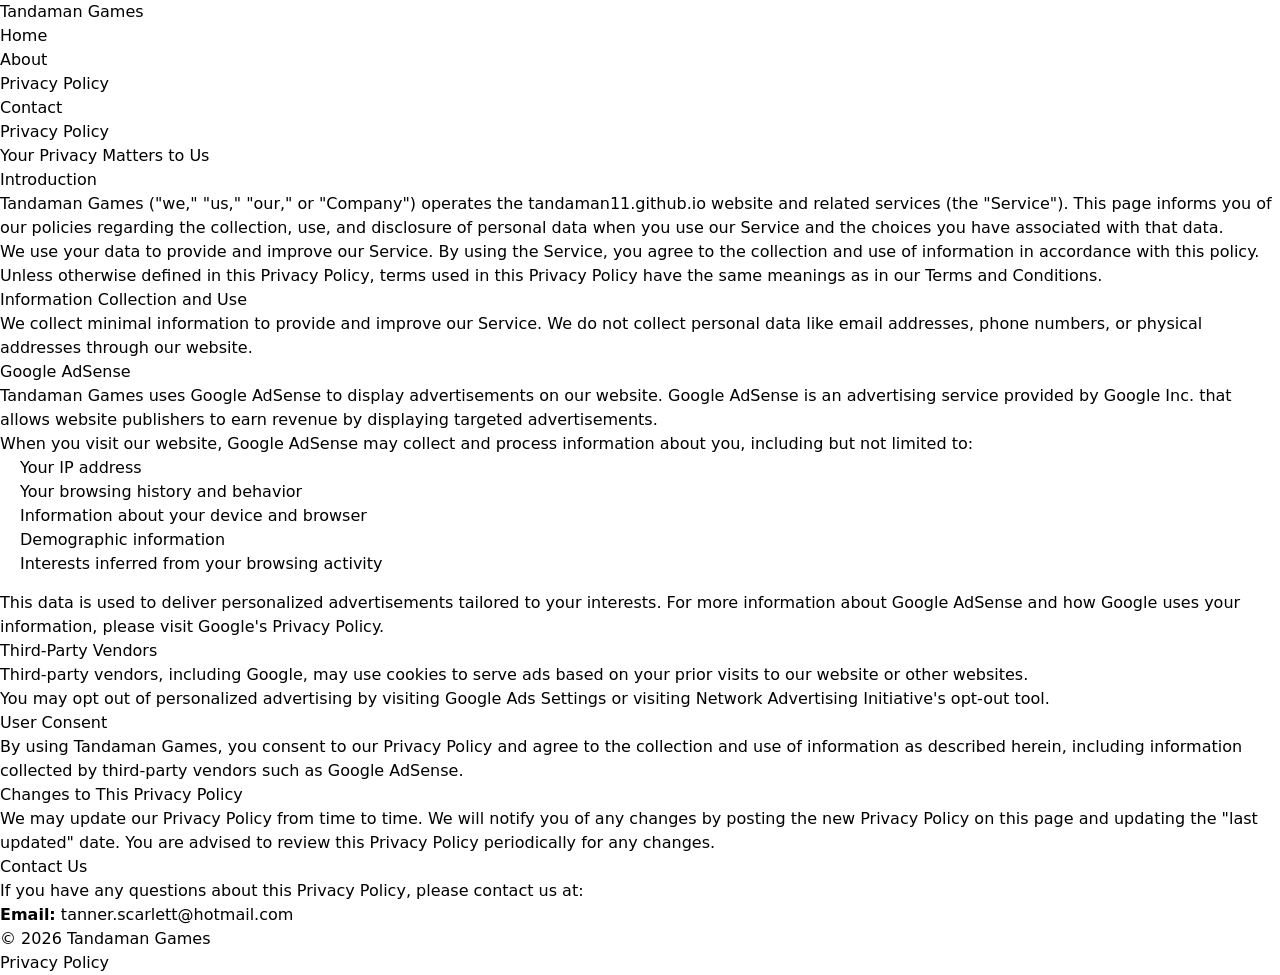
<file: privacy.html>
<!DOCTYPE html>
<html lang="en">
<head>
    <meta charset="UTF-8">
    <meta name="viewport" content="width=device-width, initial-scale=1.0">
    <meta name="description" content="Privacy Policy - Tandaman Games">
    <title>Privacy Policy - Tandaman Games</title>
    <link rel="stylesheet" href="styles.css">
</head>
<body>
    <nav class="navbar">
        <div class="nav-container">
            <div class="logo">Tandaman Games</div>
            <ul class="nav-menu">
                <li><a href="index.html">Home</a></li>
                <li><a href="about.html">About</a></li>
                <li><a href="privacy.html" class="active">Privacy Policy</a></li>
                <li><a href="contact.html">Contact</a></li>
            </ul>
        </div>
    </nav>

    <main class="container">
        <section class="hero">
            <h1>Privacy Policy</h1>
            <p class="tagline">Your Privacy Matters to Us</p>
        </section>

        <section class="content-section">
            <h2>Introduction</h2>
            <p>
                Tandaman Games ("we," "us," "our," or "Company") operates the tandaman11.github.io website and related services (the "Service"). 
                This page informs you of our policies regarding the collection, use, and disclosure of personal data when you use our Service 
                and the choices you have associated with that data.
            </p>
            <p>
                We use your data to provide and improve our Service. By using the Service, you agree to the collection and use of information 
                in accordance with this policy. Unless otherwise defined in this Privacy Policy, terms used in this Privacy Policy have the 
                same meanings as in our Terms and Conditions.
            </p>
        </section>

        <section class="content-section">
            <h2>Information Collection and Use</h2>
            <p>
                We collect minimal information to provide and improve our Service. We do not collect personal data like email addresses, phone numbers, or physical addresses through our website.
            </p>
        </section>

        <section class="content-section">
            <h2>Google AdSense</h2>
            <p>
                Tandaman Games uses Google AdSense to display advertisements on our website. Google AdSense is an advertising service provided 
                by Google Inc. that allows website publishers to earn revenue by displaying targeted advertisements.
            </p>
            <p>
                When you visit our website, Google AdSense may collect and process information about you, including but not limited to:
            </p>
            <ul style="margin-left: 20px; margin-bottom: 15px;">
                <li>Your IP address</li>
                <li>Your browsing history and behavior</li>
                <li>Information about your device and browser</li>
                <li>Demographic information</li>
                <li>Interests inferred from your browsing activity</li>
            </ul>
            <p>
                This data is used to deliver personalized advertisements tailored to your interests. For more information about Google AdSense 
                and how Google uses your information, please visit Google's <a href="https://policies.google.com/" target="_blank">Privacy Policy</a>.
            </p>
        </section>

        <section class="content-section">
            <h2>Third-Party Vendors</h2>
            <p>
                Third-party vendors, including Google, may use cookies to serve ads based on your prior visits to our website or other websites.
            </p>
            <p>
                You may opt out of personalized advertising by visiting <a href="https://www.google.com/settings/ads" target="_blank">Google Ads Settings</a> 
                or visiting <a href="https://optout.networkadvertising.org/" target="_blank">Network Advertising Initiative's opt-out tool</a>.
            </p>
        </section>

        <section class="content-section">
            <h2>User Consent</h2>
            <p>
                By using Tandaman Games, you consent to our Privacy Policy and agree to the collection and use of information as described herein, 
                including information collected by third-party vendors such as Google AdSense.
            </p>
        </section>

        <section class="content-section">
            <h2>Changes to This Privacy Policy</h2>
            <p>
                We may update our Privacy Policy from time to time. We will notify you of any changes by posting the new Privacy Policy on this page 
                and updating the "last updated" date. You are advised to review this Privacy Policy periodically for any changes.
            </p>
        </section>

        <section class="content-section">
            <h2>Contact Us</h2>
            <p>
                If you have any questions about this Privacy Policy, please contact us at:
            </p>
            <p>
                <strong>Email:</strong> <a href="mailto:tanner.scarlett@hotmail.com">tanner.scarlett@hotmail.com</a>
            </p>
        </section>
    </main>

    <footer class="footer">
        <p>&copy; 2026 Tandaman Games</p>
        <p><a href="privacy.html">Privacy Policy</a></p>
    </footer>
</body>
</html>
</file>
<file: styles.css>
/* Source: https://fonts.googleapis.com/css?family=Space+Grotesk:400,500,600,700,800,900|Orbitron:400,500,600,700,800,900&subset=latin */
/* latin */
@font-face {
  font-family: 'Orbitron';
  font-style: normal;
  font-weight: 400;
  src: url(https://fonts.gstatic.com/s/orbitron/v35/yMJRMIlzdpvBhQQL_Qq7dy1biN15.woff2) format('woff2');
  unicode-range: U+0000-00FF, U+0131, U+0152-0153, U+02BB-02BC, U+02C6, U+02DA, U+02DC, U+0304, U+0308, U+0329, U+2000-206F, U+20AC, U+2122, U+2191, U+2193, U+2212, U+2215, U+FEFF, U+FFFD;
}
/* latin */
@font-face {
  font-family: 'Orbitron';
  font-style: normal;
  font-weight: 500;
  src: url(https://fonts.gstatic.com/s/orbitron/v35/yMJRMIlzdpvBhQQL_Qq7dy1biN15.woff2) format('woff2');
  unicode-range: U+0000-00FF, U+0131, U+0152-0153, U+02BB-02BC, U+02C6, U+02DA, U+02DC, U+0304, U+0308, U+0329, U+2000-206F, U+20AC, U+2122, U+2191, U+2193, U+2212, U+2215, U+FEFF, U+FFFD;
}
/* latin */
@font-face {
  font-family: 'Orbitron';
  font-style: normal;
  font-weight: 600;
  src: url(https://fonts.gstatic.com/s/orbitron/v35/yMJRMIlzdpvBhQQL_Qq7dy1biN15.woff2) format('woff2');
  unicode-range: U+0000-00FF, U+0131, U+0152-0153, U+02BB-02BC, U+02C6, U+02DA, U+02DC, U+0304, U+0308, U+0329, U+2000-206F, U+20AC, U+2122, U+2191, U+2193, U+2212, U+2215, U+FEFF, U+FFFD;
}
/* latin */
@font-face {
  font-family: 'Orbitron';
  font-style: normal;
  font-weight: 700;
  src: url(https://fonts.gstatic.com/s/orbitron/v35/yMJRMIlzdpvBhQQL_Qq7dy1biN15.woff2) format('woff2');
  unicode-range: U+0000-00FF, U+0131, U+0152-0153, U+02BB-02BC, U+02C6, U+02DA, U+02DC, U+0304, U+0308, U+0329, U+2000-206F, U+20AC, U+2122, U+2191, U+2193, U+2212, U+2215, U+FEFF, U+FFFD;
}
/* latin */
@font-face {
  font-family: 'Orbitron';
  font-style: normal;
  font-weight: 800;
  src: url(https://fonts.gstatic.com/s/orbitron/v35/yMJRMIlzdpvBhQQL_Qq7dy1biN15.woff2) format('woff2');
  unicode-range: U+0000-00FF, U+0131, U+0152-0153, U+02BB-02BC, U+02C6, U+02DA, U+02DC, U+0304, U+0308, U+0329, U+2000-206F, U+20AC, U+2122, U+2191, U+2193, U+2212, U+2215, U+FEFF, U+FFFD;
}
/* latin */
@font-face {
  font-family: 'Orbitron';
  font-style: normal;
  font-weight: 900;
  src: url(https://fonts.gstatic.com/s/orbitron/v35/yMJRMIlzdpvBhQQL_Qq7dy1biN15.woff2) format('woff2');
  unicode-range: U+0000-00FF, U+0131, U+0152-0153, U+02BB-02BC, U+02C6, U+02DA, U+02DC, U+0304, U+0308, U+0329, U+2000-206F, U+20AC, U+2122, U+2191, U+2193, U+2212, U+2215, U+FEFF, U+FFFD;
}
/* vietnamese */
@font-face {
  font-family: 'Space Grotesk';
  font-style: normal;
  font-weight: 400;
  src: url(https://fonts.gstatic.com/s/spacegrotesk/v22/V8mDoQDjQSkFtoMM3T6r8E7mPb54C_k3HqUtEw.woff2) format('woff2');
  unicode-range: U+0102-0103, U+0110-0111, U+0128-0129, U+0168-0169, U+01A0-01A1, U+01AF-01B0, U+0300-0301, U+0303-0304, U+0308-0309, U+0323, U+0329, U+1EA0-1EF9, U+20AB;
}
/* latin-ext */
@font-face {
  font-family: 'Space Grotesk';
  font-style: normal;
  font-weight: 400;
  src: url(https://fonts.gstatic.com/s/spacegrotesk/v22/V8mDoQDjQSkFtoMM3T6r8E7mPb94C_k3HqUtEw.woff2) format('woff2');
  unicode-range: U+0100-02BA, U+02BD-02C5, U+02C7-02CC, U+02CE-02D7, U+02DD-02FF, U+0304, U+0308, U+0329, U+1D00-1DBF, U+1E00-1E9F, U+1EF2-1EFF, U+2020, U+20A0-20AB, U+20AD-20C0, U+2113, U+2C60-2C7F, U+A720-A7FF;
}
/* latin */
@font-face {
  font-family: 'Space Grotesk';
  font-style: normal;
  font-weight: 400;
  src: url(https://fonts.gstatic.com/s/spacegrotesk/v22/V8mDoQDjQSkFtoMM3T6r8E7mPbF4C_k3HqU.woff2) format('woff2');
  unicode-range: U+0000-00FF, U+0131, U+0152-0153, U+02BB-02BC, U+02C6, U+02DA, U+02DC, U+0304, U+0308, U+0329, U+2000-206F, U+20AC, U+2122, U+2191, U+2193, U+2212, U+2215, U+FEFF, U+FFFD;
}
/* vietnamese */
@font-face {
  font-family: 'Space Grotesk';
  font-style: normal;
  font-weight: 500;
  src: url(https://fonts.gstatic.com/s/spacegrotesk/v22/V8mDoQDjQSkFtoMM3T6r8E7mPb54C_k3HqUtEw.woff2) format('woff2');
  unicode-range: U+0102-0103, U+0110-0111, U+0128-0129, U+0168-0169, U+01A0-01A1, U+01AF-01B0, U+0300-0301, U+0303-0304, U+0308-0309, U+0323, U+0329, U+1EA0-1EF9, U+20AB;
}
/* latin-ext */
@font-face {
  font-family: 'Space Grotesk';
  font-style: normal;
  font-weight: 500;
  src: url(https://fonts.gstatic.com/s/spacegrotesk/v22/V8mDoQDjQSkFtoMM3T6r8E7mPb94C_k3HqUtEw.woff2) format('woff2');
  unicode-range: U+0100-02BA, U+02BD-02C5, U+02C7-02CC, U+02CE-02D7, U+02DD-02FF, U+0304, U+0308, U+0329, U+1D00-1DBF, U+1E00-1E9F, U+1EF2-1EFF, U+2020, U+20A0-20AB, U+20AD-20C0, U+2113, U+2C60-2C7F, U+A720-A7FF;
}
/* latin */
@font-face {
  font-family: 'Space Grotesk';
  font-style: normal;
  font-weight: 500;
  src: url(https://fonts.gstatic.com/s/spacegrotesk/v22/V8mDoQDjQSkFtoMM3T6r8E7mPbF4C_k3HqU.woff2) format('woff2');
  unicode-range: U+0000-00FF, U+0131, U+0152-0153, U+02BB-02BC, U+02C6, U+02DA, U+02DC, U+0304, U+0308, U+0329, U+2000-206F, U+20AC, U+2122, U+2191, U+2193, U+2212, U+2215, U+FEFF, U+FFFD;
}
/* vietnamese */
@font-face {
  font-family: 'Space Grotesk';
  font-style: normal;
  font-weight: 600;
  src: url(https://fonts.gstatic.com/s/spacegrotesk/v22/V8mDoQDjQSkFtoMM3T6r8E7mPb54C_k3HqUtEw.woff2) format('woff2');
  unicode-range: U+0102-0103, U+0110-0111, U+0128-0129, U+0168-0169, U+01A0-01A1, U+01AF-01B0, U+0300-0301, U+0303-0304, U+0308-0309, U+0323, U+0329, U+1EA0-1EF9, U+20AB;
}
/* latin-ext */
@font-face {
  font-family: 'Space Grotesk';
  font-style: normal;
  font-weight: 600;
  src: url(https://fonts.gstatic.com/s/spacegrotesk/v22/V8mDoQDjQSkFtoMM3T6r8E7mPb94C_k3HqUtEw.woff2) format('woff2');
  unicode-range: U+0100-02BA, U+02BD-02C5, U+02C7-02CC, U+02CE-02D7, U+02DD-02FF, U+0304, U+0308, U+0329, U+1D00-1DBF, U+1E00-1E9F, U+1EF2-1EFF, U+2020, U+20A0-20AB, U+20AD-20C0, U+2113, U+2C60-2C7F, U+A720-A7FF;
}
/* latin */
@font-face {
  font-family: 'Space Grotesk';
  font-style: normal;
  font-weight: 600;
  src: url(https://fonts.gstatic.com/s/spacegrotesk/v22/V8mDoQDjQSkFtoMM3T6r8E7mPbF4C_k3HqU.woff2) format('woff2');
  unicode-range: U+0000-00FF, U+0131, U+0152-0153, U+02BB-02BC, U+02C6, U+02DA, U+02DC, U+0304, U+0308, U+0329, U+2000-206F, U+20AC, U+2122, U+2191, U+2193, U+2212, U+2215, U+FEFF, U+FFFD;
}
/* vietnamese */
@font-face {
  font-family: 'Space Grotesk';
  font-style: normal;
  font-weight: 700;
  src: url(https://fonts.gstatic.com/s/spacegrotesk/v22/V8mDoQDjQSkFtoMM3T6r8E7mPb54C_k3HqUtEw.woff2) format('woff2');
  unicode-range: U+0102-0103, U+0110-0111, U+0128-0129, U+0168-0169, U+01A0-01A1, U+01AF-01B0, U+0300-0301, U+0303-0304, U+0308-0309, U+0323, U+0329, U+1EA0-1EF9, U+20AB;
}
/* latin-ext */
@font-face {
  font-family: 'Space Grotesk';
  font-style: normal;
  font-weight: 700;
  src: url(https://fonts.gstatic.com/s/spacegrotesk/v22/V8mDoQDjQSkFtoMM3T6r8E7mPb94C_k3HqUtEw.woff2) format('woff2');
  unicode-range: U+0100-02BA, U+02BD-02C5, U+02C7-02CC, U+02CE-02D7, U+02DD-02FF, U+0304, U+0308, U+0329, U+1D00-1DBF, U+1E00-1E9F, U+1EF2-1EFF, U+2020, U+20A0-20AB, U+20AD-20C0, U+2113, U+2C60-2C7F, U+A720-A7FF;
}
/* latin */
@font-face {
  font-family: 'Space Grotesk';
  font-style: normal;
  font-weight: 700;
  src: url(https://fonts.gstatic.com/s/spacegrotesk/v22/V8mDoQDjQSkFtoMM3T6r8E7mPbF4C_k3HqU.woff2) format('woff2');
  unicode-range: U+0000-00FF, U+0131, U+0152-0153, U+02BB-02BC, U+02C6, U+02DA, U+02DC, U+0304, U+0308, U+0329, U+2000-206F, U+20AC, U+2122, U+2191, U+2193, U+2212, U+2215, U+FEFF, U+FFFD;
}


/* Source: https://static.shuffle.dev/uploads/files/1c/1cfd603481e0a783afbce241c8651660967dc110/css/c339a4a9e175f15384f8cb3586a80c9e.css */
/*! tailwindcss v4.1.8 | MIT License | https://tailwindcss.com */
@layer properties;
@layer theme, base, components, utilities;
@layer theme {
  :root, :host {
    --font-sans: ui-sans-serif, system-ui, sans-serif, "Apple Color Emoji",
      "Segoe UI Emoji", "Segoe UI Symbol", "Noto Color Emoji";
    --font-mono: ui-monospace, SFMono-Regular, Menlo, Monaco, Consolas, "Liberation Mono",
      "Courier New", monospace;
    --color-amber-400: oklch(82.8% 0.189 84.429);
    --color-amber-500: oklch(76.9% 0.188 70.08);
    --color-emerald-400: oklch(76.5% 0.177 163.223);
    --color-emerald-500: oklch(69.6% 0.17 162.48);
    --color-blue-50: oklch(97% 0.014 254.604);
    --color-blue-100: oklch(93.2% 0.032 255.585);
    --color-indigo-400: oklch(67.3% 0.182 276.935);
    --color-indigo-500: oklch(58.5% 0.233 277.117);
    --color-indigo-950: oklch(25.7% 0.09 281.288);
    --color-fuchsia-400: oklch(74% 0.238 322.16);
    --color-fuchsia-500: oklch(66.7% 0.295 322.15);
    --color-rose-400: oklch(71.2% 0.194 13.428);
    --color-rose-500: oklch(64.5% 0.246 16.439);
    --color-rose-600: oklch(58.6% 0.253 17.585);
    --color-rose-950: oklch(27.1% 0.105 12.094);
    --color-gray-50: oklch(98.5% 0.002 247.839);
    --color-gray-100: oklch(96.7% 0.003 264.542);
    --color-gray-200: oklch(92.8% 0.006 264.531);
    --color-gray-400: oklch(70.7% 0.022 261.325);
    --color-gray-500: oklch(55.1% 0.027 264.364);
    --color-gray-600: oklch(44.6% 0.03 256.802);
    --color-gray-700: oklch(37.3% 0.034 259.733);
    --color-gray-800: oklch(27.8% 0.033 256.848);
    --color-gray-900: oklch(21% 0.034 264.665);
    --color-zinc-200: oklch(92% 0.004 286.32);
    --color-zinc-400: oklch(70.5% 0.015 286.067);
    --color-zinc-500: oklch(55.2% 0.016 285.938);
    --color-zinc-600: oklch(44.2% 0.017 285.786);
    --color-zinc-700: oklch(37% 0.013 285.805);
    --color-zinc-800: oklch(27.4% 0.006 286.033);
    --color-zinc-900: oklch(21% 0.006 285.885);
    --color-zinc-950: oklch(14.1% 0.005 285.823);
    --color-white: #fff;
    --spacing: 0.25rem;
    --container-xs: 20rem;
    --container-sm: 24rem;
    --container-md: 28rem;
    --container-lg: 32rem;
    --container-xl: 36rem;
    --container-2xl: 42rem;
    --container-3xl: 48rem;
    --container-4xl: 56rem;
    --container-5xl: 64rem;
    --container-6xl: 72rem;
    --container-7xl: 80rem;
    --text-xs: 0.75rem;
    --text-xs--line-height: calc(1 / 0.75);
    --text-sm: 0.875rem;
    --text-sm--line-height: calc(1.25 / 0.875);
    --text-base: 1rem;
    --text-base--line-height: calc(1.5 / 1);
    --text-lg: 1.125rem;
    --text-lg--line-height: calc(1.75 / 1.125);
    --text-xl: 1.25rem;
    --text-xl--line-height: calc(1.75 / 1.25);
    --text-2xl: 1.5rem;
    --text-2xl--line-height: calc(2 / 1.5);
    --text-3xl: 1.875rem;
    --text-3xl--line-height: calc(2.25 / 1.875);
    --text-4xl: 2.25rem;
    --text-4xl--line-height: calc(2.5 / 2.25);
    --text-5xl: 3rem;
    --text-5xl--line-height: 1;
    --text-6xl: 3.75rem;
    --text-6xl--line-height: 1;
    --text-7xl: 4.5rem;
    --text-7xl--line-height: 1;
    --font-weight-medium: 500;
    --font-weight-semibold: 600;
    --font-weight-bold: 700;
    --tracking-tight: -0.025em;
    --tracking-wide: 0.025em;
    --tracking-wider: 0.05em;
    --tracking-widest: 0.1em;
    --leading-tight: 1.25;
    --leading-relaxed: 1.625;
    --leading-loose: 2;
    --radius-lg: 0.5rem;
    --radius-xl: 0.75rem;
    --radius-2xl: 1rem;
    --ease-in-out: cubic-bezier(0.4, 0, 0.2, 1);
    --default-transition-duration: 150ms;
    --default-transition-timing-function: cubic-bezier(0.4, 0, 0.2, 1);
    --default-font-family: var(--font-sans);
    --default-mono-font-family: var(--font-mono);
    --font-body: "Space Grotesk";
    --font-heading: Orbitron;
  }
}
@layer base {
  *, ::after, ::before, ::backdrop, ::file-selector-button {
    box-sizing: border-box;
    margin: 0;
    padding: 0;
    border: 0 solid;
  }
  html, :host {
    line-height: 1.5;
    -webkit-text-size-adjust: 100%;
    tab-size: 4;
    font-family: var(--default-font-family, ui-sans-serif, system-ui, sans-serif, "Apple Color Emoji", "Segoe UI Emoji", "Segoe UI Symbol", "Noto Color Emoji");
    font-feature-settings: var(--default-font-feature-settings, normal);
    font-variation-settings: var(--default-font-variation-settings, normal);
    -webkit-tap-highlight-color: transparent;
  }
  hr {
    height: 0;
    color: inherit;
    border-top-width: 1px;
  }
  abbr:where([title]) {
    -webkit-text-decoration: underline dotted;
    text-decoration: underline dotted;
  }
  h1, h2, h3, h4, h5, h6 {
    font-size: inherit;
    font-weight: inherit;
  }
  a {
    color: inherit;
    -webkit-text-decoration: inherit;
    text-decoration: inherit;
  }
  b, strong {
    font-weight: bolder;
  }
  code, kbd, samp, pre {
    font-family: var(--default-mono-font-family, ui-monospace, SFMono-Regular, Menlo, Monaco, Consolas, "Liberation Mono", "Courier New", monospace);
    font-feature-settings: var(--default-mono-font-feature-settings, normal);
    font-variation-settings: var(--default-mono-font-variation-settings, normal);
    font-size: 1em;
  }
  small {
    font-size: 80%;
  }
  sub, sup {
    font-size: 75%;
    line-height: 0;
    position: relative;
    vertical-align: baseline;
  }
  sub {
    bottom: -0.25em;
  }
  sup {
    top: -0.5em;
  }
  table {
    text-indent: 0;
    border-color: inherit;
    border-collapse: collapse;
  }
  :-moz-focusring {
    outline: auto;
  }
  progress {
    vertical-align: baseline;
  }
  summary {
    display: list-item;
  }
  ol, ul, menu {
    list-style: none;
  }
  img, svg, video, canvas, audio, iframe, embed, object {
    display: block;
    vertical-align: middle;
  }
  img, video {
    max-width: 100%;
    height: auto;
  }
  button, input, select, optgroup, textarea, ::file-selector-button {
    font: inherit;
    font-feature-settings: inherit;
    font-variation-settings: inherit;
    letter-spacing: inherit;
    color: inherit;
    border-radius: 0;
    background-color: transparent;
    opacity: 1;
  }
  :where(select:is([multiple], [size])) optgroup {
    font-weight: bolder;
  }
  :where(select:is([multiple], [size])) optgroup option {
    padding-inline-start: 20px;
  }
  ::file-selector-button {
    margin-inline-end: 4px;
  }
  ::placeholder {
    opacity: 1;
  }
  @supports (not (-webkit-appearance: -apple-pay-button))  or (contain-intrinsic-size: 1px) {
    ::placeholder {
      color: currentcolor;
      @supports (color: color-mix(in lab, red, red)) {
        color: color-mix(in oklab, currentcolor 50%, transparent);
      }
    }
  }
  textarea {
    resize: vertical;
  }
  ::-webkit-search-decoration {
    -webkit-appearance: none;
  }
  ::-webkit-date-and-time-value {
    min-height: 1lh;
    text-align: inherit;
  }
  ::-webkit-datetime-edit {
    display: inline-flex;
  }
  ::-webkit-datetime-edit-fields-wrapper {
    padding: 0;
  }
  ::-webkit-datetime-edit, ::-webkit-datetime-edit-year-field, ::-webkit-datetime-edit-month-field, ::-webkit-datetime-edit-day-field, ::-webkit-datetime-edit-hour-field, ::-webkit-datetime-edit-minute-field, ::-webkit-datetime-edit-second-field, ::-webkit-datetime-edit-millisecond-field, ::-webkit-datetime-edit-meridiem-field {
    padding-block: 0;
  }
  ::-webkit-calendar-picker-indicator {
    line-height: 1;
  }
  :-moz-ui-invalid {
    box-shadow: none;
  }
  button, input:where([type="button"], [type="reset"], [type="submit"]), ::file-selector-button {
    appearance: button;
  }
  ::-webkit-inner-spin-button, ::-webkit-outer-spin-button {
    height: auto;
  }
  [hidden]:where(:not([hidden="until-found"])) {
    display: none !important;
  }
}
@layer utilities {
  .absolute {
    position: absolute;
  }
  .fixed {
    position: fixed;
  }
  .relative {
    position: relative;
  }
  .inset-0 {
    inset: calc(var(--spacing) * 0);
  }
  .inset-x-0 {
    inset-inline: calc(var(--spacing) * 0);
  }
  .top-0 {
    top: calc(var(--spacing) * 0);
  }
  .top-1\/2 {
    top: calc(1/2 * 100%);
  }
  .right-0 {
    right: calc(var(--spacing) * 0);
  }
  .bottom-0 {
    bottom: calc(var(--spacing) * 0);
  }
  .left-0 {
    left: calc(var(--spacing) * 0);
  }
  .left-1\/2 {
    left: calc(1/2 * 100%);
  }
  .z-50 {
    z-index: 50;
  }
  .order-1 {
    order: 1;
  }
  .order-first {
    order: -9999;
  }
  .order-last {
    order: 9999;
  }
  .container {
    width: 100%;
    @media (width >= 40rem) {
      max-width: 40rem;
    }
    @media (width >= 48rem) {
      max-width: 48rem;
    }
    @media (width >= 64rem) {
      max-width: 64rem;
    }
    @media (width >= 80rem) {
      max-width: 80rem;
    }
    @media (width >= 96rem) {
      max-width: 96rem;
    }
  }
  .-m-4 {
    margin: calc(var(--spacing) * -4);
  }
  .-m-5 {
    margin: calc(var(--spacing) * -5);
  }
  .-mx-2 {
    margin-inline: calc(var(--spacing) * -2);
  }
  .-mx-4 {
    margin-inline: calc(var(--spacing) * -4);
  }
  .-mx-px {
    margin-inline: -1px;
  }
  .mx-1 {
    margin-inline: calc(var(--spacing) * 1);
  }
  .mx-2 {
    margin-inline: calc(var(--spacing) * 2);
  }
  .mx-4 {
    margin-inline: calc(var(--spacing) * 4);
  }
  .mx-auto {
    margin-inline: auto;
  }
  .my-6 {
    margin-block: calc(var(--spacing) * 6);
  }
  .my-auto {
    margin-block: auto;
  }
  .-mt-1 {
    margin-top: calc(var(--spacing) * -1);
  }
  .-mt-6 {
    margin-top: calc(var(--spacing) * -6);
  }
  .-mt-8 {
    margin-top: calc(var(--spacing) * -8);
  }
  .-mt-10 {
    margin-top: calc(var(--spacing) * -10);
  }
  .-mt-40 {
    margin-top: calc(var(--spacing) * -40);
  }
  .mt-1 {
    margin-top: calc(var(--spacing) * 1);
  }
  .mt-2 {
    margin-top: calc(var(--spacing) * 2);
  }
  .mt-3 {
    margin-top: calc(var(--spacing) * 3);
  }
  .mt-4 {
    margin-top: calc(var(--spacing) * 4);
  }
  .mt-5 {
    margin-top: calc(var(--spacing) * 5);
  }
  .mt-6 {
    margin-top: calc(var(--spacing) * 6);
  }
  .mt-8 {
    margin-top: calc(var(--spacing) * 8);
  }
  .mt-10 {
    margin-top: calc(var(--spacing) * 10);
  }
  .mt-12 {
    margin-top: calc(var(--spacing) * 12);
  }
  .mt-16 {
    margin-top: calc(var(--spacing) * 16);
  }
  .mt-auto {
    margin-top: auto;
  }
  .-mr-112 {
    margin-right: calc(var(--spacing) * -112);
  }
  .mr-1 {
    margin-right: calc(var(--spacing) * 1);
  }
  .mr-2 {
    margin-right: calc(var(--spacing) * 2);
  }
  .mr-3 {
    margin-right: calc(var(--spacing) * 3);
  }
  .mr-4 {
    margin-right: calc(var(--spacing) * 4);
  }
  .mr-5 {
    margin-right: calc(var(--spacing) * 5);
  }
  .mr-6 {
    margin-right: calc(var(--spacing) * 6);
  }
  .mr-8 {
    margin-right: calc(var(--spacing) * 8);
  }
  .mr-10 {
    margin-right: calc(var(--spacing) * 10);
  }
  .mr-12 {
    margin-right: calc(var(--spacing) * 12);
  }
  .mr-auto {
    margin-right: auto;
  }
  .-mb-4 {
    margin-bottom: calc(var(--spacing) * -4);
  }
  .-mb-6 {
    margin-bottom: calc(var(--spacing) * -6);
  }
  .-mb-8 {
    margin-bottom: calc(var(--spacing) * -8);
  }
  .-mb-10 {
    margin-bottom: calc(var(--spacing) * -10);
  }
  .-mb-12 {
    margin-bottom: calc(var(--spacing) * -12);
  }
  .-mb-16 {
    margin-bottom: calc(var(--spacing) * -16);
  }
  .mb-1 {
    margin-bottom: calc(var(--spacing) * 1);
  }
  .mb-2 {
    margin-bottom: calc(var(--spacing) * 2);
  }
  .mb-3 {
    margin-bottom: calc(var(--spacing) * 3);
  }
  .mb-4 {
    margin-bottom: calc(var(--spacing) * 4);
  }
  .mb-5 {
    margin-bottom: calc(var(--spacing) * 5);
  }
  .mb-6 {
    margin-bottom: calc(var(--spacing) * 6);
  }
  .mb-8 {
    margin-bottom: calc(var(--spacing) * 8);
  }
  .mb-9 {
    margin-bottom: calc(var(--spacing) * 9);
  }
  .mb-10 {
    margin-bottom: calc(var(--spacing) * 10);
  }
  .mb-12 {
    margin-bottom: calc(var(--spacing) * 12);
  }
  .mb-14 {
    margin-bottom: calc(var(--spacing) * 14);
  }
  .mb-16 {
    margin-bottom: calc(var(--spacing) * 16);
  }
  .mb-20 {
    margin-bottom: calc(var(--spacing) * 20);
  }
  .mb-24 {
    margin-bottom: calc(var(--spacing) * 24);
  }
  .mb-48 {
    margin-bottom: calc(var(--spacing) * 48);
  }
  .ml-1 {
    margin-left: calc(var(--spacing) * 1);
  }
  .ml-2 {
    margin-left: calc(var(--spacing) * 2);
  }
  .ml-3 {
    margin-left: calc(var(--spacing) * 3);
  }
  .ml-8 {
    margin-left: calc(var(--spacing) * 8);
  }
  .ml-auto {
    margin-left: auto;
  }
  .block {
    display: block;
  }
  .flex {
    display: flex;
  }
  .grid {
    display: grid;
  }
  .hidden {
    display: none;
  }
  .inline-block {
    display: inline-block;
  }
  .inline-flex {
    display: inline-flex;
  }
  .h-0 {
    height: calc(var(--spacing) * 0);
  }
  .h-3 {
    height: calc(var(--spacing) * 3);
  }
  .h-4 {
    height: calc(var(--spacing) * 4);
  }
  .h-5 {
    height: calc(var(--spacing) * 5);
  }
  .h-6 {
    height: calc(var(--spacing) * 6);
  }
  .h-7 {
    height: calc(var(--spacing) * 7);
  }
  .h-8 {
    height: calc(var(--spacing) * 8);
  }
  .h-10 {
    height: calc(var(--spacing) * 10);
  }
  .h-12 {
    height: calc(var(--spacing) * 12);
  }
  .h-14 {
    height: calc(var(--spacing) * 14);
  }
  .h-16 {
    height: calc(var(--spacing) * 16);
  }
  .h-20 {
    height: calc(var(--spacing) * 20);
  }
  .h-40 {
    height: calc(var(--spacing) * 40);
  }
  .h-52 {
    height: calc(var(--spacing) * 52);
  }
  .h-64 {
    height: calc(var(--spacing) * 64);
  }
  .h-80 {
    height: calc(var(--spacing) * 80);
  }
  .h-96 {
    height: calc(var(--spacing) * 96);
  }
  .h-full {
    height: 100%;
  }
  .max-h-80 {
    max-height: calc(var(--spacing) * 80);
  }
  .max-h-96 {
    max-height: calc(var(--spacing) * 96);
  }
  .w-1\/2 {
    width: calc(1/2 * 100%);
  }
  .w-2\/3 {
    width: calc(2/3 * 100%);
  }
  .w-2\/5 {
    width: calc(2/5 * 100%);
  }
  .w-2\/6 {
    width: calc(2/6 * 100%);
  }
  .w-3 {
    width: calc(var(--spacing) * 3);
  }
  .w-4 {
    width: calc(var(--spacing) * 4);
  }
  .w-5 {
    width: calc(var(--spacing) * 5);
  }
  .w-5\/6 {
    width: calc(5/6 * 100%);
  }
  .w-6 {
    width: calc(var(--spacing) * 6);
  }
  .w-7 {
    width: calc(var(--spacing) * 7);
  }
  .w-8 {
    width: calc(var(--spacing) * 8);
  }
  .w-10 {
    width: calc(var(--spacing) * 10);
  }
  .w-12 {
    width: calc(var(--spacing) * 12);
  }
  .w-14 {
    width: calc(var(--spacing) * 14);
  }
  .w-16 {
    width: calc(var(--spacing) * 16);
  }
  .w-20 {
    width: calc(var(--spacing) * 20);
  }
  .w-112 {
    width: calc(var(--spacing) * 112);
  }
  .w-auto {
    width: auto;
  }
  .w-full {
    width: 100%;
  }
  .max-w-2xl {
    max-width: var(--container-2xl);
  }
  .max-w-3xl {
    max-width: var(--container-3xl);
  }
  .max-w-4xl {
    max-width: var(--container-4xl);
  }
  .max-w-5xl {
    max-width: var(--container-5xl);
  }
  .max-w-6xl {
    max-width: var(--container-6xl);
  }
  .max-w-7xl {
    max-width: var(--container-7xl);
  }
  .max-w-lg {
    max-width: var(--container-lg);
  }
  .max-w-max {
    max-width: max-content;
  }
  .max-w-md {
    max-width: var(--container-md);
  }
  .max-w-sm {
    max-width: var(--container-sm);
  }
  .max-w-xl {
    max-width: var(--container-xl);
  }
  .max-w-xs {
    max-width: var(--container-xs);
  }
  .flex-1 {
    flex: 1;
  }
  .flex-shrink-0 {
    flex-shrink: 0;
  }
  .-translate-x-1\/2 {
    --tw-translate-x: calc(calc(1/2 * 100%) * -1);
    translate: var(--tw-translate-x) var(--tw-translate-y);
  }
  .-translate-y-1\/2 {
    --tw-translate-y: calc(calc(1/2 * 100%) * -1);
    translate: var(--tw-translate-x) var(--tw-translate-y);
  }
  .rotate-0 {
    rotate: 0deg;
  }
  .rotate-180 {
    rotate: 180deg;
  }
  .transform {
    transform: var(--tw-rotate-x,) var(--tw-rotate-y,) var(--tw-rotate-z,) var(--tw-skew-x,) var(--tw-skew-y,);
  }
  .cursor-pointer {
    cursor: pointer;
  }
  .resize-none {
    resize: none;
  }
  .list-inside {
    list-style-position: inside;
  }
  .list-disc {
    list-style-type: disc;
  }
  .grid-cols-1 {
    grid-template-columns: repeat(1, minmax(0, 1fr));
  }
  .flex-col {
    flex-direction: column;
  }
  .flex-wrap {
    flex-wrap: wrap;
  }
  .items-center {
    align-items: center;
  }
  .items-end {
    align-items: flex-end;
  }
  .items-start {
    align-items: flex-start;
  }
  .justify-around {
    justify-content: space-around;
  }
  .justify-between {
    justify-content: space-between;
  }
  .justify-center {
    justify-content: center;
  }
  .justify-start {
    justify-content: flex-start;
  }
  .gap-2 {
    gap: calc(var(--spacing) * 2);
  }
  .gap-3 {
    gap: calc(var(--spacing) * 3);
  }
  .gap-4 {
    gap: calc(var(--spacing) * 4);
  }
  .gap-5 {
    gap: calc(var(--spacing) * 5);
  }
  .gap-6 {
    gap: calc(var(--spacing) * 6);
  }
  .gap-8 {
    gap: calc(var(--spacing) * 8);
  }
  .gap-10 {
    gap: calc(var(--spacing) * 10);
  }
  .gap-12 {
    gap: calc(var(--spacing) * 12);
  }
  .space-y-2 {
    :where(& > :not(:last-child)) {
      --tw-space-y-reverse: 0;
      margin-block-start: calc(calc(var(--spacing) * 2) * var(--tw-space-y-reverse));
      margin-block-end: calc(calc(var(--spacing) * 2) * calc(1 - var(--tw-space-y-reverse)));
    }
  }
  .space-y-4 {
    :where(& > :not(:last-child)) {
      --tw-space-y-reverse: 0;
      margin-block-start: calc(calc(var(--spacing) * 4) * var(--tw-space-y-reverse));
      margin-block-end: calc(calc(var(--spacing) * 4) * calc(1 - var(--tw-space-y-reverse)));
    }
  }
  .space-y-5 {
    :where(& > :not(:last-child)) {
      --tw-space-y-reverse: 0;
      margin-block-start: calc(calc(var(--spacing) * 5) * var(--tw-space-y-reverse));
      margin-block-end: calc(calc(var(--spacing) * 5) * calc(1 - var(--tw-space-y-reverse)));
    }
  }
  .space-x-8 {
    :where(& > :not(:last-child)) {
      --tw-space-x-reverse: 0;
      margin-inline-start: calc(calc(var(--spacing) * 8) * var(--tw-space-x-reverse));
      margin-inline-end: calc(calc(var(--spacing) * 8) * calc(1 - var(--tw-space-x-reverse)));
    }
  }
  .space-x-12 {
    :where(& > :not(:last-child)) {
      --tw-space-x-reverse: 0;
      margin-inline-start: calc(calc(var(--spacing) * 12) * var(--tw-space-x-reverse));
      margin-inline-end: calc(calc(var(--spacing) * 12) * calc(1 - var(--tw-space-x-reverse)));
    }
  }
  .self-start {
    align-self: flex-start;
  }
  .overflow-hidden {
    overflow: hidden;
  }
  .overflow-x-hidden {
    overflow-x: hidden;
  }
  .overflow-y-auto {
    overflow-y: auto;
  }
  .overflow-y-hidden {
    overflow-y: hidden;
  }
  .rounded {
    border-radius: 0.25rem;
  }
  .rounded-2xl {
    border-radius: var(--radius-2xl);
  }
  .rounded-full {
    border-radius: calc(infinity * 1px);
  }
  .rounded-lg {
    border-radius: var(--radius-lg);
  }
  .rounded-xl {
    border-radius: var(--radius-xl);
  }
  .rounded-l {
    border-top-left-radius: 0.25rem;
    border-bottom-left-radius: 0.25rem;
  }
  .rounded-r {
    border-top-right-radius: 0.25rem;
    border-bottom-right-radius: 0.25rem;
  }
  .rounded-b {
    border-bottom-right-radius: 0.25rem;
    border-bottom-left-radius: 0.25rem;
  }
  .border {
    border-style: var(--tw-border-style);
    border-width: 1px;
  }
  .border-t {
    border-top-style: var(--tw-border-style);
    border-top-width: 1px;
  }
  .border-r {
    border-right-style: var(--tw-border-style);
    border-right-width: 1px;
  }
  .border-r-0 {
    border-right-style: var(--tw-border-style);
    border-right-width: 0px;
  }
  .border-b {
    border-bottom-style: var(--tw-border-style);
    border-bottom-width: 1px;
  }
  .border-b-4 {
    border-bottom-style: var(--tw-border-style);
    border-bottom-width: 4px;
  }
  .border-l-0 {
    border-left-style: var(--tw-border-style);
    border-left-width: 0px;
  }
  .border-dashed {
    --tw-border-style: dashed;
    border-style: dashed;
  }
  .border-amber-500\/20 {
    border-color: color-mix(in srgb, oklch(76.9% 0.188 70.08) 20%, transparent);
    @supports (color: color-mix(in lab, red, red)) {
      border-color: color-mix(in oklab, var(--color-amber-500) 20%, transparent);
    }
  }
  .border-emerald-500\/20 {
    border-color: color-mix(in srgb, oklch(69.6% 0.17 162.48) 20%, transparent);
    @supports (color: color-mix(in lab, red, red)) {
      border-color: color-mix(in oklab, var(--color-emerald-500) 20%, transparent);
    }
  }
  .border-fuchsia-500\/20 {
    border-color: color-mix(in srgb, oklch(66.7% 0.295 322.15) 20%, transparent);
    @supports (color: color-mix(in lab, red, red)) {
      border-color: color-mix(in oklab, var(--color-fuchsia-500) 20%, transparent);
    }
  }
  .border-gray-50 {
    border-color: var(--color-gray-50);
  }
  .border-gray-500 {
    border-color: var(--color-gray-500);
  }
  .border-indigo-500\/20 {
    border-color: color-mix(in srgb, oklch(58.5% 0.233 277.117) 20%, transparent);
    @supports (color: color-mix(in lab, red, red)) {
      border-color: color-mix(in oklab, var(--color-indigo-500) 20%, transparent);
    }
  }
  .border-rose-500\/20 {
    border-color: color-mix(in srgb, oklch(64.5% 0.246 16.439) 20%, transparent);
    @supports (color: color-mix(in lab, red, red)) {
      border-color: color-mix(in oklab, var(--color-rose-500) 20%, transparent);
    }
  }
  .border-rose-500\/30 {
    border-color: color-mix(in srgb, oklch(64.5% 0.246 16.439) 30%, transparent);
    @supports (color: color-mix(in lab, red, red)) {
      border-color: color-mix(in oklab, var(--color-rose-500) 30%, transparent);
    }
  }
  .border-transparent {
    border-color: transparent;
  }
  .border-white {
    border-color: var(--color-white);
  }
  .border-zinc-700\/50 {
    border-color: color-mix(in srgb, oklch(37% 0.013 285.805) 50%, transparent);
    @supports (color: color-mix(in lab, red, red)) {
      border-color: color-mix(in oklab, var(--color-zinc-700) 50%, transparent);
    }
  }
  .border-zinc-700\/60 {
    border-color: color-mix(in srgb, oklch(37% 0.013 285.805) 60%, transparent);
    @supports (color: color-mix(in lab, red, red)) {
      border-color: color-mix(in oklab, var(--color-zinc-700) 60%, transparent);
    }
  }
  .border-zinc-800\/40 {
    border-color: color-mix(in srgb, oklch(27.4% 0.006 286.033) 40%, transparent);
    @supports (color: color-mix(in lab, red, red)) {
      border-color: color-mix(in oklab, var(--color-zinc-800) 40%, transparent);
    }
  }
  .border-zinc-800\/50 {
    border-color: color-mix(in srgb, oklch(27.4% 0.006 286.033) 50%, transparent);
    @supports (color: color-mix(in lab, red, red)) {
      border-color: color-mix(in oklab, var(--color-zinc-800) 50%, transparent);
    }
  }
  .border-zinc-800\/60 {
    border-color: color-mix(in srgb, oklch(27.4% 0.006 286.033) 60%, transparent);
    @supports (color: color-mix(in lab, red, red)) {
      border-color: color-mix(in oklab, var(--color-zinc-800) 60%, transparent);
    }
  }
  .bg-amber-500\/10 {
    background-color: color-mix(in srgb, oklch(76.9% 0.188 70.08) 10%, transparent);
    @supports (color: color-mix(in lab, red, red)) {
      background-color: color-mix(in oklab, var(--color-amber-500) 10%, transparent);
    }
  }
  .bg-blue-50 {
    background-color: var(--color-blue-50);
  }
  .bg-emerald-500\/10 {
    background-color: color-mix(in srgb, oklch(69.6% 0.17 162.48) 10%, transparent);
    @supports (color: color-mix(in lab, red, red)) {
      background-color: color-mix(in oklab, var(--color-emerald-500) 10%, transparent);
    }
  }
  .bg-fuchsia-500\/10 {
    background-color: color-mix(in srgb, oklch(66.7% 0.295 322.15) 10%, transparent);
    @supports (color: color-mix(in lab, red, red)) {
      background-color: color-mix(in oklab, var(--color-fuchsia-500) 10%, transparent);
    }
  }
  .bg-gray-50 {
    background-color: var(--color-gray-50);
  }
  .bg-gray-400 {
    background-color: var(--color-gray-400);
  }
  .bg-gray-500 {
    background-color: var(--color-gray-500);
  }
  .bg-gray-800 {
    background-color: var(--color-gray-800);
  }
  .bg-indigo-500\/10 {
    background-color: color-mix(in srgb, oklch(58.5% 0.233 277.117) 10%, transparent);
    @supports (color: color-mix(in lab, red, red)) {
      background-color: color-mix(in oklab, var(--color-indigo-500) 10%, transparent);
    }
  }
  .bg-rose-500 {
    background-color: var(--color-rose-500);
  }
  .bg-rose-500\/10 {
    background-color: color-mix(in srgb, oklch(64.5% 0.246 16.439) 10%, transparent);
    @supports (color: color-mix(in lab, red, red)) {
      background-color: color-mix(in oklab, var(--color-rose-500) 10%, transparent);
    }
  }
  .bg-rose-500\/15 {
    background-color: color-mix(in srgb, oklch(64.5% 0.246 16.439) 15%, transparent);
    @supports (color: color-mix(in lab, red, red)) {
      background-color: color-mix(in oklab, var(--color-rose-500) 15%, transparent);
    }
  }
  .bg-transparent {
    background-color: transparent;
  }
  .bg-white {
    background-color: var(--color-white);
  }
  .bg-zinc-800\/60 {
    background-color: color-mix(in srgb, oklch(27.4% 0.006 286.033) 60%, transparent);
    @supports (color: color-mix(in lab, red, red)) {
      background-color: color-mix(in oklab, var(--color-zinc-800) 60%, transparent);
    }
  }
  .bg-zinc-900\/40 {
    background-color: color-mix(in srgb, oklch(21% 0.006 285.885) 40%, transparent);
    @supports (color: color-mix(in lab, red, red)) {
      background-color: color-mix(in oklab, var(--color-zinc-900) 40%, transparent);
    }
  }
  .bg-zinc-900\/60 {
    background-color: color-mix(in srgb, oklch(21% 0.006 285.885) 60%, transparent);
    @supports (color: color-mix(in lab, red, red)) {
      background-color: color-mix(in oklab, var(--color-zinc-900) 60%, transparent);
    }
  }
  .bg-zinc-900\/70 {
    background-color: color-mix(in srgb, oklch(21% 0.006 285.885) 70%, transparent);
    @supports (color: color-mix(in lab, red, red)) {
      background-color: color-mix(in oklab, var(--color-zinc-900) 70%, transparent);
    }
  }
  .bg-zinc-950 {
    background-color: var(--color-zinc-950);
  }
  .bg-zinc-950\/90 {
    background-color: color-mix(in srgb, oklch(14.1% 0.005 285.823) 90%, transparent);
    @supports (color: color-mix(in lab, red, red)) {
      background-color: color-mix(in oklab, var(--color-zinc-950) 90%, transparent);
    }
  }
  .bg-gradient-to-br {
    --tw-gradient-position: to bottom right in oklab;
    background-image: linear-gradient(var(--tw-gradient-stops));
  }
  .from-rose-950\/30 {
    --tw-gradient-from: color-mix(in srgb, oklch(27.1% 0.105 12.094) 30%, transparent);
    @supports (color: color-mix(in lab, red, red)) {
      --tw-gradient-from: color-mix(in oklab, var(--color-rose-950) 30%, transparent);
    }
    --tw-gradient-stops: var(--tw-gradient-via-stops, var(--tw-gradient-position), var(--tw-gradient-from) var(--tw-gradient-from-position), var(--tw-gradient-to) var(--tw-gradient-to-position));
  }
  .via-zinc-950 {
    --tw-gradient-via: var(--color-zinc-950);
    --tw-gradient-via-stops: var(--tw-gradient-position), var(--tw-gradient-from) var(--tw-gradient-from-position), var(--tw-gradient-via) var(--tw-gradient-via-position), var(--tw-gradient-to) var(--tw-gradient-to-position);
    --tw-gradient-stops: var(--tw-gradient-via-stops);
  }
  .to-indigo-950\/20 {
    --tw-gradient-to: color-mix(in srgb, oklch(25.7% 0.09 281.288) 20%, transparent);
    @supports (color: color-mix(in lab, red, red)) {
      --tw-gradient-to: color-mix(in oklab, var(--color-indigo-950) 20%, transparent);
    }
    --tw-gradient-stops: var(--tw-gradient-via-stops, var(--tw-gradient-position), var(--tw-gradient-from) var(--tw-gradient-from-position), var(--tw-gradient-to) var(--tw-gradient-to-position));
  }
  .bg-cover {
    background-size: cover;
  }
  .bg-no-repeat {
    background-repeat: no-repeat;
  }
  .object-cover {
    object-fit: cover;
  }
  .p-2 {
    padding: calc(var(--spacing) * 2);
  }
  .p-3 {
    padding: calc(var(--spacing) * 3);
  }
  .p-4 {
    padding: calc(var(--spacing) * 4);
  }
  .p-5 {
    padding: calc(var(--spacing) * 5);
  }
  .p-6 {
    padding: calc(var(--spacing) * 6);
  }
  .p-8 {
    padding: calc(var(--spacing) * 8);
  }
  .p-12 {
    padding: calc(var(--spacing) * 12);
  }
  .p-px {
    padding: 1px;
  }
  .px-2 {
    padding-inline: calc(var(--spacing) * 2);
  }
  .px-3 {
    padding-inline: calc(var(--spacing) * 3);
  }
  .px-4 {
    padding-inline: calc(var(--spacing) * 4);
  }
  .px-5 {
    padding-inline: calc(var(--spacing) * 5);
  }
  .px-6 {
    padding-inline: calc(var(--spacing) * 6);
  }
  .px-8 {
    padding-inline: calc(var(--spacing) * 8);
  }
  .px-10 {
    padding-inline: calc(var(--spacing) * 10);
  }
  .px-12 {
    padding-inline: calc(var(--spacing) * 12);
  }
  .px-16 {
    padding-inline: calc(var(--spacing) * 16);
  }
  .py-1 {
    padding-block: calc(var(--spacing) * 1);
  }
  .py-1\.5 {
    padding-block: calc(var(--spacing) * 1.5);
  }
  .py-3 {
    padding-block: calc(var(--spacing) * 3);
  }
  .py-3\.5 {
    padding-block: calc(var(--spacing) * 3.5);
  }
  .py-4 {
    padding-block: calc(var(--spacing) * 4);
  }
  .py-6 {
    padding-block: calc(var(--spacing) * 6);
  }
  .py-8 {
    padding-block: calc(var(--spacing) * 8);
  }
  .py-10 {
    padding-block: calc(var(--spacing) * 10);
  }
  .py-12 {
    padding-block: calc(var(--spacing) * 12);
  }
  .py-16 {
    padding-block: calc(var(--spacing) * 16);
  }
  .py-20 {
    padding-block: calc(var(--spacing) * 20);
  }
  .py-24 {
    padding-block: calc(var(--spacing) * 24);
  }
  .py-48 {
    padding-block: calc(var(--spacing) * 48);
  }
  .pt-2 {
    padding-top: calc(var(--spacing) * 2);
  }
  .pt-4 {
    padding-top: calc(var(--spacing) * 4);
  }
  .pt-6 {
    padding-top: calc(var(--spacing) * 6);
  }
  .pt-8 {
    padding-top: calc(var(--spacing) * 8);
  }
  .pt-12 {
    padding-top: calc(var(--spacing) * 12);
  }
  .pt-20 {
    padding-top: calc(var(--spacing) * 20);
  }
  .pb-2 {
    padding-bottom: calc(var(--spacing) * 2);
  }
  .pb-4 {
    padding-bottom: calc(var(--spacing) * 4);
  }
  .pb-6 {
    padding-bottom: calc(var(--spacing) * 6);
  }
  .pb-8 {
    padding-bottom: calc(var(--spacing) * 8);
  }
  .pb-10 {
    padding-bottom: calc(var(--spacing) * 10);
  }
  .pb-12 {
    padding-bottom: calc(var(--spacing) * 12);
  }
  .pb-16 {
    padding-bottom: calc(var(--spacing) * 16);
  }
  .pb-20 {
    padding-bottom: calc(var(--spacing) * 20);
  }
  .pb-24 {
    padding-bottom: calc(var(--spacing) * 24);
  }
  .pb-32 {
    padding-bottom: calc(var(--spacing) * 32);
  }
  .pl-3 {
    padding-left: calc(var(--spacing) * 3);
  }
  .pl-4 {
    padding-left: calc(var(--spacing) * 4);
  }
  .pl-6 {
    padding-left: calc(var(--spacing) * 6);
  }
  .text-center {
    text-align: center;
  }
  .text-left {
    text-align: left;
  }
  .font-body {
    font-family: var(--font-body);
  }
  .font-heading {
    font-family: var(--font-heading);
  }
  .text-2xl {
    font-size: var(--text-2xl);
    line-height: var(--tw-leading, var(--text-2xl--line-height));
  }
  .text-3xl {
    font-size: var(--text-3xl);
    line-height: var(--tw-leading, var(--text-3xl--line-height));
  }
  .text-4xl {
    font-size: var(--text-4xl);
    line-height: var(--tw-leading, var(--text-4xl--line-height));
  }
  .text-5xl {
    font-size: var(--text-5xl);
    line-height: var(--tw-leading, var(--text-5xl--line-height));
  }
  .text-base {
    font-size: var(--text-base);
    line-height: var(--tw-leading, var(--text-base--line-height));
  }
  .text-lg {
    font-size: var(--text-lg);
    line-height: var(--tw-leading, var(--text-lg--line-height));
  }
  .text-sm {
    font-size: var(--text-sm);
    line-height: var(--tw-leading, var(--text-sm--line-height));
  }
  .text-xl {
    font-size: var(--text-xl);
    line-height: var(--tw-leading, var(--text-xl--line-height));
  }
  .text-xs {
    font-size: var(--text-xs);
    line-height: var(--tw-leading, var(--text-xs--line-height));
  }
  .leading-loose {
    --tw-leading: var(--leading-loose);
    line-height: var(--leading-loose);
  }
  .leading-none {
    --tw-leading: 1;
    line-height: 1;
  }
  .leading-relaxed {
    --tw-leading: var(--leading-relaxed);
    line-height: var(--leading-relaxed);
  }
  .leading-tight {
    --tw-leading: var(--leading-tight);
    line-height: var(--leading-tight);
  }
  .font-bold {
    --tw-font-weight: var(--font-weight-bold);
    font-weight: var(--font-weight-bold);
  }
  .font-medium {
    --tw-font-weight: var(--font-weight-medium);
    font-weight: var(--font-weight-medium);
  }
  .font-semibold {
    --tw-font-weight: var(--font-weight-semibold);
    font-weight: var(--font-weight-semibold);
  }
  .tracking-tight {
    --tw-tracking: var(--tracking-tight);
    letter-spacing: var(--tracking-tight);
  }
  .tracking-wide {
    --tw-tracking: var(--tracking-wide);
    letter-spacing: var(--tracking-wide);
  }
  .tracking-wider {
    --tw-tracking: var(--tracking-wider);
    letter-spacing: var(--tracking-wider);
  }
  .tracking-widest {
    --tw-tracking: var(--tracking-widest);
    letter-spacing: var(--tracking-widest);
  }
  .whitespace-normal {
    white-space: normal;
  }
  .whitespace-nowrap {
    white-space: nowrap;
  }
  .text-amber-400 {
    color: var(--color-amber-400);
  }
  .text-emerald-400 {
    color: var(--color-emerald-400);
  }
  .text-fuchsia-400 {
    color: var(--color-fuchsia-400);
  }
  .text-gray-50 {
    color: var(--color-gray-50);
  }
  .text-gray-100 {
    color: var(--color-gray-100);
  }
  .text-gray-400 {
    color: var(--color-gray-400);
  }
  .text-gray-500 {
    color: var(--color-gray-500);
  }
  .text-gray-600 {
    color: var(--color-gray-600);
  }
  .text-gray-800 {
    color: var(--color-gray-800);
  }
  .text-gray-900 {
    color: var(--color-gray-900);
  }
  .text-indigo-400 {
    color: var(--color-indigo-400);
  }
  .text-rose-400 {
    color: var(--color-rose-400);
  }
  .text-white {
    color: var(--color-white);
  }
  .text-zinc-200 {
    color: var(--color-zinc-200);
  }
  .text-zinc-400 {
    color: var(--color-zinc-400);
  }
  .text-zinc-500 {
    color: var(--color-zinc-500);
  }
  .text-zinc-600 {
    color: var(--color-zinc-600);
  }
  .text-zinc-700 {
    color: var(--color-zinc-700);
  }
  .uppercase {
    text-transform: uppercase;
  }
  .antialiased {
    -webkit-font-smoothing: antialiased;
    -moz-osx-font-smoothing: grayscale;
  }
  .placeholder-gray-50 {
    &::placeholder {
      color: var(--color-gray-50);
    }
  }
  .placeholder-zinc-600 {
    &::placeholder {
      color: var(--color-zinc-600);
    }
  }
  .opacity-10 {
    opacity: 10%;
  }
  .opacity-25 {
    opacity: 25%;
  }
  .shadow {
    --tw-shadow: 0 1px 3px 0 var(--tw-shadow-color, rgb(0 0 0 / 0.1)), 0 1px 2px -1px var(--tw-shadow-color, rgb(0 0 0 / 0.1));
    box-shadow: var(--tw-inset-shadow), var(--tw-inset-ring-shadow), var(--tw-ring-offset-shadow), var(--tw-ring-shadow), var(--tw-shadow);
  }
  .shadow-lg {
    --tw-shadow: 0 10px 15px -3px var(--tw-shadow-color, rgb(0 0 0 / 0.1)), 0 4px 6px -4px var(--tw-shadow-color, rgb(0 0 0 / 0.1));
    box-shadow: var(--tw-inset-shadow), var(--tw-inset-ring-shadow), var(--tw-ring-offset-shadow), var(--tw-ring-shadow), var(--tw-shadow);
  }
  .shadow-sm {
    --tw-shadow: 0 1px 3px 0 var(--tw-shadow-color, rgb(0 0 0 / 0.1)), 0 1px 2px -1px var(--tw-shadow-color, rgb(0 0 0 / 0.1));
    box-shadow: var(--tw-inset-shadow), var(--tw-inset-ring-shadow), var(--tw-ring-offset-shadow), var(--tw-ring-shadow), var(--tw-shadow);
  }
  .shadow-rose-500\/20 {
    --tw-shadow-color: color-mix(in srgb, oklch(64.5% 0.246 16.439) 20%, transparent);
    @supports (color: color-mix(in lab, red, red)) {
      --tw-shadow-color: color-mix(in oklab, color-mix(in oklab, var(--color-rose-500) 20%, transparent) var(--tw-shadow-alpha), transparent);
    }
  }
  .transition {
    transition-property: color, background-color, border-color, outline-color, text-decoration-color, fill, stroke, --tw-gradient-from, --tw-gradient-via, --tw-gradient-to, opacity, box-shadow, transform, translate, scale, rotate, filter, -webkit-backdrop-filter, backdrop-filter, display, visibility, content-visibility, overlay, pointer-events;
    transition-timing-function: var(--tw-ease, var(--default-transition-timing-function));
    transition-duration: var(--tw-duration, var(--default-transition-duration));
  }
  .transition-all {
    transition-property: all;
    transition-timing-function: var(--tw-ease, var(--default-transition-timing-function));
    transition-duration: var(--tw-duration, var(--default-transition-duration));
  }
  .transition-colors {
    transition-property: color, background-color, border-color, outline-color, text-decoration-color, fill, stroke, --tw-gradient-from, --tw-gradient-via, --tw-gradient-to;
    transition-timing-function: var(--tw-ease, var(--default-transition-timing-function));
    transition-duration: var(--tw-duration, var(--default-transition-duration));
  }
  .transition-transform {
    transition-property: transform, translate, scale, rotate;
    transition-timing-function: var(--tw-ease, var(--default-transition-timing-function));
    transition-duration: var(--tw-duration, var(--default-transition-duration));
  }
  .duration-200 {
    --tw-duration: 200ms;
    transition-duration: 200ms;
  }
  .duration-300 {
    --tw-duration: 300ms;
    transition-duration: 300ms;
  }
  .duration-500 {
    --tw-duration: 500ms;
    transition-duration: 500ms;
  }
  .ease-in-out {
    --tw-ease: var(--ease-in-out);
    transition-timing-function: var(--ease-in-out);
  }
  .group-hover\:text-gray-500 {
    &:is(:where(.group):hover *) {
      @media (hover: hover) {
        color: var(--color-gray-500);
      }
    }
  }
  .group-hover\:text-white {
    &:is(:where(.group):hover *) {
      @media (hover: hover) {
        color: var(--color-white);
      }
    }
  }
  .hover\:border-gray-50 {
    &:hover {
      @media (hover: hover) {
        border-color: var(--color-gray-50);
      }
    }
  }
  .hover\:border-gray-500 {
    &:hover {
      @media (hover: hover) {
        border-color: var(--color-gray-500);
      }
    }
  }
  .hover\:border-gray-600 {
    &:hover {
      @media (hover: hover) {
        border-color: var(--color-gray-600);
      }
    }
  }
  .hover\:border-rose-500\/40 {
    &:hover {
      @media (hover: hover) {
        border-color: color-mix(in srgb, oklch(64.5% 0.246 16.439) 40%, transparent);
        @supports (color: color-mix(in lab, red, red)) {
          border-color: color-mix(in oklab, var(--color-rose-500) 40%, transparent);
        }
      }
    }
  }
  .hover\:bg-blue-100 {
    &:hover {
      @media (hover: hover) {
        background-color: var(--color-blue-100);
      }
    }
  }
  .hover\:bg-gray-50 {
    &:hover {
      @media (hover: hover) {
        background-color: var(--color-gray-50);
      }
    }
  }
  .hover\:bg-gray-100 {
    &:hover {
      @media (hover: hover) {
        background-color: var(--color-gray-100);
      }
    }
  }
  .hover\:bg-gray-500 {
    &:hover {
      @media (hover: hover) {
        background-color: var(--color-gray-500);
      }
    }
  }
  .hover\:bg-gray-600 {
    &:hover {
      @media (hover: hover) {
        background-color: var(--color-gray-600);
      }
    }
  }
  .hover\:bg-rose-500 {
    &:hover {
      @media (hover: hover) {
        background-color: var(--color-rose-500);
      }
    }
  }
  .hover\:bg-rose-600 {
    &:hover {
      @media (hover: hover) {
        background-color: var(--color-rose-600);
      }
    }
  }
  .hover\:bg-white {
    &:hover {
      @media (hover: hover) {
        background-color: var(--color-white);
      }
    }
  }
  .hover\:text-gray-100 {
    &:hover {
      @media (hover: hover) {
        color: var(--color-gray-100);
      }
    }
  }
  .hover\:text-gray-200 {
    &:hover {
      @media (hover: hover) {
        color: var(--color-gray-200);
      }
    }
  }
  .hover\:text-gray-500 {
    &:hover {
      @media (hover: hover) {
        color: var(--color-gray-500);
      }
    }
  }
  .hover\:text-gray-700 {
    &:hover {
      @media (hover: hover) {
        color: var(--color-gray-700);
      }
    }
  }
  .hover\:text-rose-400 {
    &:hover {
      @media (hover: hover) {
        color: var(--color-rose-400);
      }
    }
  }
  .hover\:text-white {
    &:hover {
      @media (hover: hover) {
        color: var(--color-white);
      }
    }
  }
  .hover\:underline {
    &:hover {
      @media (hover: hover) {
        text-decoration-line: underline;
      }
    }
  }
  .hover\:shadow-lg {
    &:hover {
      @media (hover: hover) {
        --tw-shadow: 0 10px 15px -3px var(--tw-shadow-color, rgb(0 0 0 / 0.1)), 0 4px 6px -4px var(--tw-shadow-color, rgb(0 0 0 / 0.1));
        box-shadow: var(--tw-inset-shadow), var(--tw-inset-ring-shadow), var(--tw-ring-offset-shadow), var(--tw-ring-shadow), var(--tw-shadow);
      }
    }
  }
  .hover\:shadow-rose-500\/5 {
    &:hover {
      @media (hover: hover) {
        --tw-shadow-color: color-mix(in srgb, oklch(64.5% 0.246 16.439) 5%, transparent);
        @supports (color: color-mix(in lab, red, red)) {
          --tw-shadow-color: color-mix(in oklab, color-mix(in oklab, var(--color-rose-500) 5%, transparent) var(--tw-shadow-alpha), transparent);
        }
      }
    }
  }
  .focus\:border-rose-500\/50 {
    &:focus {
      border-color: color-mix(in srgb, oklch(64.5% 0.246 16.439) 50%, transparent);
      @supports (color: color-mix(in lab, red, red)) {
        border-color: color-mix(in oklab, var(--color-rose-500) 50%, transparent);
      }
    }
  }
  .focus\:ring-1 {
    &:focus {
      --tw-ring-shadow: var(--tw-ring-inset,) 0 0 0 calc(1px + var(--tw-ring-offset-width)) var(--tw-ring-color, currentcolor);
      box-shadow: var(--tw-inset-shadow), var(--tw-inset-ring-shadow), var(--tw-ring-offset-shadow), var(--tw-ring-shadow), var(--tw-shadow);
    }
  }
  .focus\:ring-rose-500\/20 {
    &:focus {
      --tw-ring-color: color-mix(in srgb, oklch(64.5% 0.246 16.439) 20%, transparent);
      @supports (color: color-mix(in lab, red, red)) {
        --tw-ring-color: color-mix(in oklab, var(--color-rose-500) 20%, transparent);
      }
    }
  }
  .focus\:outline-none {
    &:focus {
      --tw-outline-style: none;
      outline-style: none;
    }
  }
  .active\:scale-95 {
    &:active {
      --tw-scale-x: 95%;
      --tw-scale-y: 95%;
      --tw-scale-z: 95%;
      scale: var(--tw-scale-x) var(--tw-scale-y);
    }
  }
  .sm\:w-1\/2 {
    @media (width >= 40rem) {
      width: calc(1/2 * 100%);
    }
  }
  .sm\:w-auto {
    @media (width >= 40rem) {
      width: auto;
    }
  }
  .sm\:max-w-lg {
    @media (width >= 40rem) {
      max-width: var(--container-lg);
    }
  }
  .sm\:grid-cols-2 {
    @media (width >= 40rem) {
      grid-template-columns: repeat(2, minmax(0, 1fr));
    }
  }
  .sm\:flex-row {
    @media (width >= 40rem) {
      flex-direction: row;
    }
  }
  .md\:order-0 {
    @media (width >= 48rem) {
      order: 0;
    }
  }
  .md\:order-1 {
    @media (width >= 48rem) {
      order: 1;
    }
  }
  .md\:order-first {
    @media (width >= 48rem) {
      order: -9999;
    }
  }
  .md\:col-span-2 {
    @media (width >= 48rem) {
      grid-column: span 2 / span 2;
    }
  }
  .md\:col-span-3 {
    @media (width >= 48rem) {
      grid-column: span 3 / span 3;
    }
  }
  .md\:col-span-4 {
    @media (width >= 48rem) {
      grid-column: span 4 / span 4;
    }
  }
  .md\:mr-2 {
    @media (width >= 48rem) {
      margin-right: calc(var(--spacing) * 2);
    }
  }
  .md\:mr-3 {
    @media (width >= 48rem) {
      margin-right: calc(var(--spacing) * 3);
    }
  }
  .md\:mb-0 {
    @media (width >= 48rem) {
      margin-bottom: calc(var(--spacing) * 0);
    }
  }
  .md\:mb-4 {
    @media (width >= 48rem) {
      margin-bottom: calc(var(--spacing) * 4);
    }
  }
  .md\:block {
    @media (width >= 48rem) {
      display: block;
    }
  }
  .md\:flex {
    @media (width >= 48rem) {
      display: flex;
    }
  }
  .md\:hidden {
    @media (width >= 48rem) {
      display: none;
    }
  }
  .md\:inline-block {
    @media (width >= 48rem) {
      display: inline-block;
    }
  }
  .md\:h-18 {
    @media (width >= 48rem) {
      height: calc(var(--spacing) * 18);
    }
  }
  .md\:h-64 {
    @media (width >= 48rem) {
      height: calc(var(--spacing) * 64);
    }
  }
  .md\:h-96 {
    @media (width >= 48rem) {
      height: calc(var(--spacing) * 96);
    }
  }
  .md\:w-1\/2 {
    @media (width >= 48rem) {
      width: calc(1/2 * 100%);
    }
  }
  .md\:w-1\/3 {
    @media (width >= 48rem) {
      width: calc(1/3 * 100%);
    }
  }
  .md\:w-2\/3 {
    @media (width >= 48rem) {
      width: calc(2/3 * 100%);
    }
  }
  .md\:w-2\/5 {
    @media (width >= 48rem) {
      width: calc(2/5 * 100%);
    }
  }
  .md\:w-3\/5 {
    @media (width >= 48rem) {
      width: calc(3/5 * 100%);
    }
  }
  .md\:w-18 {
    @media (width >= 48rem) {
      width: calc(var(--spacing) * 18);
    }
  }
  .md\:w-auto {
    @media (width >= 48rem) {
      width: auto;
    }
  }
  .md\:w-full {
    @media (width >= 48rem) {
      width: 100%;
    }
  }
  .md\:max-w-lg {
    @media (width >= 48rem) {
      max-width: var(--container-lg);
    }
  }
  .md\:grid-cols-2 {
    @media (width >= 48rem) {
      grid-template-columns: repeat(2, minmax(0, 1fr));
    }
  }
  .md\:grid-cols-12 {
    @media (width >= 48rem) {
      grid-template-columns: repeat(12, minmax(0, 1fr));
    }
  }
  .md\:flex-nowrap {
    @media (width >= 48rem) {
      flex-wrap: nowrap;
    }
  }
  .md\:rounded-tl-lg {
    @media (width >= 48rem) {
      border-top-left-radius: var(--radius-lg);
    }
  }
  .md\:rounded-tr-lg {
    @media (width >= 48rem) {
      border-top-right-radius: var(--radius-lg);
    }
  }
  .md\:rounded-br-lg {
    @media (width >= 48rem) {
      border-bottom-right-radius: var(--radius-lg);
    }
  }
  .md\:rounded-bl-lg {
    @media (width >= 48rem) {
      border-bottom-left-radius: var(--radius-lg);
    }
  }
  .md\:p-8 {
    @media (width >= 48rem) {
      padding: calc(var(--spacing) * 8);
    }
  }
  .md\:p-10 {
    @media (width >= 48rem) {
      padding: calc(var(--spacing) * 10);
    }
  }
  .md\:p-12 {
    @media (width >= 48rem) {
      padding: calc(var(--spacing) * 12);
    }
  }
  .md\:px-4 {
    @media (width >= 48rem) {
      padding-inline: calc(var(--spacing) * 4);
    }
  }
  .md\:px-8 {
    @media (width >= 48rem) {
      padding-inline: calc(var(--spacing) * 8);
    }
  }
  .md\:py-12 {
    @media (width >= 48rem) {
      padding-block: calc(var(--spacing) * 12);
    }
  }
  .md\:py-28 {
    @media (width >= 48rem) {
      padding-block: calc(var(--spacing) * 28);
    }
  }
  .md\:py-36 {
    @media (width >= 48rem) {
      padding-block: calc(var(--spacing) * 36);
    }
  }
  .md\:pt-16 {
    @media (width >= 48rem) {
      padding-top: calc(var(--spacing) * 16);
    }
  }
  .md\:text-2xl {
    @media (width >= 48rem) {
      font-size: var(--text-2xl);
      line-height: var(--tw-leading, var(--text-2xl--line-height));
    }
  }
  .md\:text-3xl {
    @media (width >= 48rem) {
      font-size: var(--text-3xl);
      line-height: var(--tw-leading, var(--text-3xl--line-height));
    }
  }
  .md\:text-4xl {
    @media (width >= 48rem) {
      font-size: var(--text-4xl);
      line-height: var(--tw-leading, var(--text-4xl--line-height));
    }
  }
  .md\:text-6xl {
    @media (width >= 48rem) {
      font-size: var(--text-6xl);
      line-height: var(--tw-leading, var(--text-6xl--line-height));
    }
  }
  .md\:text-lg {
    @media (width >= 48rem) {
      font-size: var(--text-lg);
      line-height: var(--tw-leading, var(--text-lg--line-height));
    }
  }
  .md\:text-xl {
    @media (width >= 48rem) {
      font-size: var(--text-xl);
      line-height: var(--tw-leading, var(--text-xl--line-height));
    }
  }
  .md\:leading-loose {
    @media (width >= 48rem) {
      --tw-leading: var(--leading-loose);
      line-height: var(--leading-loose);
    }
  }
  .md\:leading-tight {
    @media (width >= 48rem) {
      --tw-leading: var(--leading-tight);
      line-height: var(--leading-tight);
    }
  }
  .lg\:absolute {
    @media (width >= 64rem) {
      position: absolute;
    }
  }
  .lg\:top-0 {
    @media (width >= 64rem) {
      top: calc(var(--spacing) * 0);
    }
  }
  .lg\:top-1\/2 {
    @media (width >= 64rem) {
      top: calc(1/2 * 100%);
    }
  }
  .lg\:right-0 {
    @media (width >= 64rem) {
      right: calc(var(--spacing) * 0);
    }
  }
  .lg\:bottom-0 {
    @media (width >= 64rem) {
      bottom: calc(var(--spacing) * 0);
    }
  }
  .lg\:left-0 {
    @media (width >= 64rem) {
      left: calc(var(--spacing) * 0);
    }
  }
  .lg\:order-first {
    @media (width >= 64rem) {
      order: -9999;
    }
  }
  .lg\:order-last {
    @media (width >= 64rem) {
      order: 9999;
    }
  }
  .lg\:col-span-5 {
    @media (width >= 64rem) {
      grid-column: span 5 / span 5;
    }
  }
  .lg\:col-span-7 {
    @media (width >= 64rem) {
      grid-column: span 7 / span 7;
    }
  }
  .lg\:mx-0 {
    @media (width >= 64rem) {
      margin-inline: calc(var(--spacing) * 0);
    }
  }
  .lg\:mx-auto {
    @media (width >= 64rem) {
      margin-inline: auto;
    }
  }
  .lg\:my-10 {
    @media (width >= 64rem) {
      margin-block: calc(var(--spacing) * 10);
    }
  }
  .lg\:mt-0 {
    @media (width >= 64rem) {
      margin-top: calc(var(--spacing) * 0);
    }
  }
  .lg\:mt-4 {
    @media (width >= 64rem) {
      margin-top: calc(var(--spacing) * 4);
    }
  }
  .lg\:mt-10 {
    @media (width >= 64rem) {
      margin-top: calc(var(--spacing) * 10);
    }
  }
  .lg\:mt-16 {
    @media (width >= 64rem) {
      margin-top: calc(var(--spacing) * 16);
    }
  }
  .lg\:mt-20 {
    @media (width >= 64rem) {
      margin-top: calc(var(--spacing) * 20);
    }
  }
  .lg\:mt-24 {
    @media (width >= 64rem) {
      margin-top: calc(var(--spacing) * 24);
    }
  }
  .lg\:-mr-8 {
    @media (width >= 64rem) {
      margin-right: calc(var(--spacing) * -8);
    }
  }
  .lg\:-mr-64 {
    @media (width >= 64rem) {
      margin-right: calc(var(--spacing) * -64);
    }
  }
  .lg\:mr-3 {
    @media (width >= 64rem) {
      margin-right: calc(var(--spacing) * 3);
    }
  }
  .lg\:mr-8 {
    @media (width >= 64rem) {
      margin-right: calc(var(--spacing) * 8);
    }
  }
  .lg\:mr-10 {
    @media (width >= 64rem) {
      margin-right: calc(var(--spacing) * 10);
    }
  }
  .lg\:mr-12 {
    @media (width >= 64rem) {
      margin-right: calc(var(--spacing) * 12);
    }
  }
  .lg\:-mb-12 {
    @media (width >= 64rem) {
      margin-bottom: calc(var(--spacing) * -12);
    }
  }
  .lg\:-mb-16 {
    @media (width >= 64rem) {
      margin-bottom: calc(var(--spacing) * -16);
    }
  }
  .lg\:-mb-64 {
    @media (width >= 64rem) {
      margin-bottom: calc(var(--spacing) * -64);
    }
  }
  .lg\:mb-0 {
    @media (width >= 64rem) {
      margin-bottom: calc(var(--spacing) * 0);
    }
  }
  .lg\:mb-2 {
    @media (width >= 64rem) {
      margin-bottom: calc(var(--spacing) * 2);
    }
  }
  .lg\:mb-6 {
    @media (width >= 64rem) {
      margin-bottom: calc(var(--spacing) * 6);
    }
  }
  .lg\:mb-8 {
    @media (width >= 64rem) {
      margin-bottom: calc(var(--spacing) * 8);
    }
  }
  .lg\:mb-12 {
    @media (width >= 64rem) {
      margin-bottom: calc(var(--spacing) * 12);
    }
  }
  .lg\:mb-16 {
    @media (width >= 64rem) {
      margin-bottom: calc(var(--spacing) * 16);
    }
  }
  .lg\:mb-20 {
    @media (width >= 64rem) {
      margin-bottom: calc(var(--spacing) * 20);
    }
  }
  .lg\:mb-24 {
    @media (width >= 64rem) {
      margin-bottom: calc(var(--spacing) * 24);
    }
  }
  .lg\:mb-40 {
    @media (width >= 64rem) {
      margin-bottom: calc(var(--spacing) * 40);
    }
  }
  .lg\:mb-64 {
    @media (width >= 64rem) {
      margin-bottom: calc(var(--spacing) * 64);
    }
  }
  .lg\:-ml-64 {
    @media (width >= 64rem) {
      margin-left: calc(var(--spacing) * -64);
    }
  }
  .lg\:ml-auto {
    @media (width >= 64rem) {
      margin-left: auto;
    }
  }
  .lg\:block {
    @media (width >= 64rem) {
      display: block;
    }
  }
  .lg\:flex {
    @media (width >= 64rem) {
      display: flex;
    }
  }
  .lg\:hidden {
    @media (width >= 64rem) {
      display: none;
    }
  }
  .lg\:inline-block {
    @media (width >= 64rem) {
      display: inline-block;
    }
  }
  .lg\:h-1\/3 {
    @media (width >= 64rem) {
      height: calc(1/3 * 100%);
    }
  }
  .lg\:h-2\/3 {
    @media (width >= 64rem) {
      height: calc(2/3 * 100%);
    }
  }
  .lg\:h-8 {
    @media (width >= 64rem) {
      height: calc(var(--spacing) * 8);
    }
  }
  .lg\:h-40 {
    @media (width >= 64rem) {
      height: calc(var(--spacing) * 40);
    }
  }
  .lg\:h-96 {
    @media (width >= 64rem) {
      height: calc(var(--spacing) * 96);
    }
  }
  .lg\:h-auto {
    @media (width >= 64rem) {
      height: auto;
    }
  }
  .lg\:h-screen {
    @media (width >= 64rem) {
      height: 100vh;
    }
  }
  .lg\:max-h-full {
    @media (width >= 64rem) {
      max-height: 100%;
    }
  }
  .lg\:w-1\/2 {
    @media (width >= 64rem) {
      width: calc(1/2 * 100%);
    }
  }
  .lg\:w-1\/3 {
    @media (width >= 64rem) {
      width: calc(1/3 * 100%);
    }
  }
  .lg\:w-1\/4 {
    @media (width >= 64rem) {
      width: calc(1/4 * 100%);
    }
  }
  .lg\:w-1\/5 {
    @media (width >= 64rem) {
      width: calc(1/5 * 100%);
    }
  }
  .lg\:w-1\/6 {
    @media (width >= 64rem) {
      width: calc(1/6 * 100%);
    }
  }
  .lg\:w-2\/3 {
    @media (width >= 64rem) {
      width: calc(2/3 * 100%);
    }
  }
  .lg\:w-2\/5 {
    @media (width >= 64rem) {
      width: calc(2/5 * 100%);
    }
  }
  .lg\:w-2\/6 {
    @media (width >= 64rem) {
      width: calc(2/6 * 100%);
    }
  }
  .lg\:w-3\/4 {
    @media (width >= 64rem) {
      width: calc(3/4 * 100%);
    }
  }
  .lg\:w-3\/5 {
    @media (width >= 64rem) {
      width: calc(3/5 * 100%);
    }
  }
  .lg\:w-5\/12 {
    @media (width >= 64rem) {
      width: calc(5/12 * 100%);
    }
  }
  .lg\:w-7\/12 {
    @media (width >= 64rem) {
      width: calc(7/12 * 100%);
    }
  }
  .lg\:w-8\/12 {
    @media (width >= 64rem) {
      width: calc(8/12 * 100%);
    }
  }
  .lg\:w-112 {
    @media (width >= 64rem) {
      width: calc(var(--spacing) * 112);
    }
  }
  .lg\:w-auto {
    @media (width >= 64rem) {
      width: auto;
    }
  }
  .lg\:w-full {
    @media (width >= 64rem) {
      width: 100%;
    }
  }
  .lg\:max-w-2xl {
    @media (width >= 64rem) {
      max-width: var(--container-2xl);
    }
  }
  .lg\:max-w-3xl {
    @media (width >= 64rem) {
      max-width: var(--container-3xl);
    }
  }
  .lg\:max-w-4xl {
    @media (width >= 64rem) {
      max-width: var(--container-4xl);
    }
  }
  .lg\:max-w-md {
    @media (width >= 64rem) {
      max-width: var(--container-md);
    }
  }
  .lg\:max-w-sm {
    @media (width >= 64rem) {
      max-width: var(--container-sm);
    }
  }
  .lg\:max-w-xl {
    @media (width >= 64rem) {
      max-width: var(--container-xl);
    }
  }
  .lg\:-translate-y-1\/2 {
    @media (width >= 64rem) {
      --tw-translate-y: calc(calc(1/2 * 100%) * -1);
      translate: var(--tw-translate-x) var(--tw-translate-y);
    }
  }
  .lg\:transform {
    @media (width >= 64rem) {
      transform: var(--tw-rotate-x,) var(--tw-rotate-y,) var(--tw-rotate-z,) var(--tw-skew-x,) var(--tw-skew-y,);
    }
  }
  .lg\:grid-cols-3 {
    @media (width >= 64rem) {
      grid-template-columns: repeat(3, minmax(0, 1fr));
    }
  }
  .lg\:grid-cols-12 {
    @media (width >= 64rem) {
      grid-template-columns: repeat(12, minmax(0, 1fr));
    }
  }
  .lg\:flex-row {
    @media (width >= 64rem) {
      flex-direction: row;
    }
  }
  .lg\:items-center {
    @media (width >= 64rem) {
      align-items: center;
    }
  }
  .lg\:justify-end {
    @media (width >= 64rem) {
      justify-content: flex-end;
    }
  }
  .lg\:gap-16 {
    @media (width >= 64rem) {
      gap: calc(var(--spacing) * 16);
    }
  }
  .lg\:space-x-10 {
    @media (width >= 64rem) {
      :where(& > :not(:last-child)) {
        --tw-space-x-reverse: 0;
        margin-inline-start: calc(calc(var(--spacing) * 10) * var(--tw-space-x-reverse));
        margin-inline-end: calc(calc(var(--spacing) * 10) * calc(1 - var(--tw-space-x-reverse)));
      }
    }
  }
  .lg\:space-x-12 {
    @media (width >= 64rem) {
      :where(& > :not(:last-child)) {
        --tw-space-x-reverse: 0;
        margin-inline-start: calc(calc(var(--spacing) * 12) * var(--tw-space-x-reverse));
        margin-inline-end: calc(calc(var(--spacing) * 12) * calc(1 - var(--tw-space-x-reverse)));
      }
    }
  }
  .lg\:rounded-l-xl {
    @media (width >= 64rem) {
      border-top-left-radius: var(--radius-xl);
      border-bottom-left-radius: var(--radius-xl);
    }
  }
  .lg\:rounded-r {
    @media (width >= 64rem) {
      border-top-right-radius: 0.25rem;
      border-bottom-right-radius: 0.25rem;
    }
  }
  .lg\:p-12 {
    @media (width >= 64rem) {
      padding: calc(var(--spacing) * 12);
    }
  }
  .lg\:px-12 {
    @media (width >= 64rem) {
      padding-inline: calc(var(--spacing) * 12);
    }
  }
  .lg\:px-16 {
    @media (width >= 64rem) {
      padding-inline: calc(var(--spacing) * 16);
    }
  }
  .lg\:px-24 {
    @media (width >= 64rem) {
      padding-inline: calc(var(--spacing) * 24);
    }
  }
  .lg\:py-8 {
    @media (width >= 64rem) {
      padding-block: calc(var(--spacing) * 8);
    }
  }
  .lg\:py-12 {
    @media (width >= 64rem) {
      padding-block: calc(var(--spacing) * 12);
    }
  }
  .lg\:py-20 {
    @media (width >= 64rem) {
      padding-block: calc(var(--spacing) * 20);
    }
  }
  .lg\:pt-10 {
    @media (width >= 64rem) {
      padding-top: calc(var(--spacing) * 10);
    }
  }
  .lg\:pt-16 {
    @media (width >= 64rem) {
      padding-top: calc(var(--spacing) * 16);
    }
  }
  .lg\:pt-20 {
    @media (width >= 64rem) {
      padding-top: calc(var(--spacing) * 20);
    }
  }
  .lg\:pr-8 {
    @media (width >= 64rem) {
      padding-right: calc(var(--spacing) * 8);
    }
  }
  .lg\:pb-0 {
    @media (width >= 64rem) {
      padding-bottom: calc(var(--spacing) * 0);
    }
  }
  .lg\:pb-16 {
    @media (width >= 64rem) {
      padding-bottom: calc(var(--spacing) * 16);
    }
  }
  .lg\:pb-32 {
    @media (width >= 64rem) {
      padding-bottom: calc(var(--spacing) * 32);
    }
  }
  .lg\:pb-48 {
    @media (width >= 64rem) {
      padding-bottom: calc(var(--spacing) * 48);
    }
  }
  .lg\:pl-8 {
    @media (width >= 64rem) {
      padding-left: calc(var(--spacing) * 8);
    }
  }
  .lg\:pl-16 {
    @media (width >= 64rem) {
      padding-left: calc(var(--spacing) * 16);
    }
  }
  .lg\:text-center {
    @media (width >= 64rem) {
      text-align: center;
    }
  }
  .lg\:text-left {
    @media (width >= 64rem) {
      text-align: left;
    }
  }
  .lg\:text-right {
    @media (width >= 64rem) {
      text-align: right;
    }
  }
  .lg\:text-2xl {
    @media (width >= 64rem) {
      font-size: var(--text-2xl);
      line-height: var(--tw-leading, var(--text-2xl--line-height));
    }
  }
  .lg\:text-3xl {
    @media (width >= 64rem) {
      font-size: var(--text-3xl);
      line-height: var(--tw-leading, var(--text-3xl--line-height));
    }
  }
  .lg\:text-5xl {
    @media (width >= 64rem) {
      font-size: var(--text-5xl);
      line-height: var(--tw-leading, var(--text-5xl--line-height));
    }
  }
  .lg\:text-6xl {
    @media (width >= 64rem) {
      font-size: var(--text-6xl);
      line-height: var(--tw-leading, var(--text-6xl--line-height));
    }
  }
  .lg\:text-7xl {
    @media (width >= 64rem) {
      font-size: var(--text-7xl);
      line-height: var(--tw-leading, var(--text-7xl--line-height));
    }
  }
  .lg\:text-lg {
    @media (width >= 64rem) {
      font-size: var(--text-lg);
      line-height: var(--tw-leading, var(--text-lg--line-height));
    }
  }
  .lg\:text-xl {
    @media (width >= 64rem) {
      font-size: var(--text-xl);
      line-height: var(--tw-leading, var(--text-xl--line-height));
    }
  }
  .lg\:leading-relaxed {
    @media (width >= 64rem) {
      --tw-leading: var(--leading-relaxed);
      line-height: var(--leading-relaxed);
    }
  }
  .lg\:leading-tight {
    @media (width >= 64rem) {
      --tw-leading: var(--leading-tight);
      line-height: var(--leading-tight);
    }
  }
}
@property --tw-translate-x {
  syntax: "*";
  inherits: false;
  initial-value: 0;
}
@property --tw-translate-y {
  syntax: "*";
  inherits: false;
  initial-value: 0;
}
@property --tw-translate-z {
  syntax: "*";
  inherits: false;
  initial-value: 0;
}
@property --tw-rotate-x {
  syntax: "*";
  inherits: false;
}
@property --tw-rotate-y {
  syntax: "*";
  inherits: false;
}
@property --tw-rotate-z {
  syntax: "*";
  inherits: false;
}
@property --tw-skew-x {
  syntax: "*";
  inherits: false;
}
@property --tw-skew-y {
  syntax: "*";
  inherits: false;
}
@property --tw-space-y-reverse {
  syntax: "*";
  inherits: false;
  initial-value: 0;
}
@property --tw-space-x-reverse {
  syntax: "*";
  inherits: false;
  initial-value: 0;
}
@property --tw-border-style {
  syntax: "*";
  inherits: false;
  initial-value: solid;
}
@property --tw-gradient-position {
  syntax: "*";
  inherits: false;
}
@property --tw-gradient-from {
  syntax: "<color>";
  inherits: false;
  initial-value: #0000;
}
@property --tw-gradient-via {
  syntax: "<color>";
  inherits: false;
  initial-value: #0000;
}
@property --tw-gradient-to {
  syntax: "<color>";
  inherits: false;
  initial-value: #0000;
}
@property --tw-gradient-stops {
  syntax: "*";
  inherits: false;
}
@property --tw-gradient-via-stops {
  syntax: "*";
  inherits: false;
}
@property --tw-gradient-from-position {
  syntax: "<length-percentage>";
  inherits: false;
  initial-value: 0%;
}
@property --tw-gradient-via-position {
  syntax: "<length-percentage>";
  inherits: false;
  initial-value: 50%;
}
@property --tw-gradient-to-position {
  syntax: "<length-percentage>";
  inherits: false;
  initial-value: 100%;
}
@property --tw-leading {
  syntax: "*";
  inherits: false;
}
@property --tw-font-weight {
  syntax: "*";
  inherits: false;
}
@property --tw-tracking {
  syntax: "*";
  inherits: false;
}
@property --tw-shadow {
  syntax: "*";
  inherits: false;
  initial-value: 0 0 #0000;
}
@property --tw-shadow-color {
  syntax: "*";
  inherits: false;
}
@property --tw-shadow-alpha {
  syntax: "<percentage>";
  inherits: false;
  initial-value: 100%;
}
@property --tw-inset-shadow {
  syntax: "*";
  inherits: false;
  initial-value: 0 0 #0000;
}
@property --tw-inset-shadow-color {
  syntax: "*";
  inherits: false;
}
@property --tw-inset-shadow-alpha {
  syntax: "<percentage>";
  inherits: false;
  initial-value: 100%;
}
@property --tw-ring-color {
  syntax: "*";
  inherits: false;
}
@property --tw-ring-shadow {
  syntax: "*";
  inherits: false;
  initial-value: 0 0 #0000;
}
@property --tw-inset-ring-color {
  syntax: "*";
  inherits: false;
}
@property --tw-inset-ring-shadow {
  syntax: "*";
  inherits: false;
  initial-value: 0 0 #0000;
}
@property --tw-ring-inset {
  syntax: "*";
  inherits: false;
}
@property --tw-ring-offset-width {
  syntax: "<length>";
  inherits: false;
  initial-value: 0px;
}
@property --tw-ring-offset-color {
  syntax: "*";
  inherits: false;
  initial-value: #fff;
}
@property --tw-ring-offset-shadow {
  syntax: "*";
  inherits: false;
  initial-value: 0 0 #0000;
}
@property --tw-duration {
  syntax: "*";
  inherits: false;
}
@property --tw-ease {
  syntax: "*";
  inherits: false;
}
@property --tw-scale-x {
  syntax: "*";
  inherits: false;
  initial-value: 1;
}
@property --tw-scale-y {
  syntax: "*";
  inherits: false;
  initial-value: 1;
}
@property --tw-scale-z {
  syntax: "*";
  inherits: false;
  initial-value: 1;
}
@layer properties {
  @supports ((-webkit-hyphens: none) and (not (margin-trim: inline))) or ((-moz-orient: inline) and (not (color:rgb(from red r g b)))) {
    *, ::before, ::after, ::backdrop {
      --tw-translate-x: 0;
      --tw-translate-y: 0;
      --tw-translate-z: 0;
      --tw-rotate-x: initial;
      --tw-rotate-y: initial;
      --tw-rotate-z: initial;
      --tw-skew-x: initial;
      --tw-skew-y: initial;
      --tw-space-y-reverse: 0;
      --tw-space-x-reverse: 0;
      --tw-border-style: solid;
      --tw-gradient-position: initial;
      --tw-gradient-from: #0000;
      --tw-gradient-via: #0000;
      --tw-gradient-to: #0000;
      --tw-gradient-stops: initial;
      --tw-gradient-via-stops: initial;
      --tw-gradient-from-position: 0%;
      --tw-gradient-via-position: 50%;
      --tw-gradient-to-position: 100%;
      --tw-leading: initial;
      --tw-font-weight: initial;
      --tw-tracking: initial;
      --tw-shadow: 0 0 #0000;
      --tw-shadow-color: initial;
      --tw-shadow-alpha: 100%;
      --tw-inset-shadow: 0 0 #0000;
      --tw-inset-shadow-color: initial;
      --tw-inset-shadow-alpha: 100%;
      --tw-ring-color: initial;
      --tw-ring-shadow: 0 0 #0000;
      --tw-inset-ring-color: initial;
      --tw-inset-ring-shadow: 0 0 #0000;
      --tw-ring-inset: initial;
      --tw-ring-offset-width: 0px;
      --tw-ring-offset-color: #fff;
      --tw-ring-offset-shadow: 0 0 #0000;
      --tw-duration: initial;
      --tw-ease: initial;
      --tw-scale-x: 1;
      --tw-scale-y: 1;
      --tw-scale-z: 1;
    }
  }
}


@layer properties;

@layer theme, base, components, utilities;

@layer theme {
  :root, :host { --font-sans: ui-sans-serif, system-ui, sans-serif, "Apple Color Emoji",
      "Segoe UI Emoji", "Segoe UI Symbol", "Noto Color Emoji"; --font-mono: ui-monospace, SFMono-Regular, Menlo, Monaco, Consolas, "Liberation Mono",
      "Courier New", monospace; --color-amber-400: oklch(82.8% 0.189 84.429); --color-amber-500: oklch(76.9% 0.188 70.08); --color-emerald-400: oklch(76.5% 0.177 163.223); --color-emerald-500: oklch(69.6% 0.17 162.48); --color-indigo-400: oklch(67.3% 0.182 276.935); --color-indigo-500: oklch(58.5% 0.233 277.117); --color-indigo-950: oklch(25.7% 0.09 281.288); --color-fuchsia-400: oklch(74% 0.238 322.16); --color-fuchsia-500: oklch(66.7% 0.295 322.15); --color-rose-400: oklch(71.2% 0.194 13.428); --color-rose-500: oklch(64.5% 0.246 16.439); --color-rose-600: oklch(58.6% 0.253 17.585); --color-rose-950: oklch(27.1% 0.105 12.094); --color-zinc-200: oklch(92% 0.004 286.32); --color-zinc-400: oklch(70.5% 0.015 286.067); --color-zinc-500: oklch(55.2% 0.016 285.938); --color-zinc-600: oklch(44.2% 0.017 285.786); --color-zinc-700: oklch(37% 0.013 285.805); --color-zinc-800: oklch(27.4% 0.006 286.033); --color-zinc-900: oklch(21% 0.006 285.885); --color-zinc-950: oklch(14.1% 0.005 285.823); --color-white: #fff; --spacing: 0.25rem; --container-xs: 20rem; --container-xl: 36rem; --container-2xl: 42rem; --container-3xl: 48rem; --container-5xl: 64rem; --container-7xl: 80rem; --text-xs: 0.75rem; --text-xs--line-height: calc(1 / 0.75); --text-sm: 0.875rem; --text-sm--line-height: calc(1.25 / 0.875); --text-base: 1rem; --text-base--line-height: calc(1.5 / 1); --text-lg: 1.125rem; --text-lg--line-height: calc(1.75 / 1.125); --text-xl: 1.25rem; --text-xl--line-height: calc(1.75 / 1.25); --text-3xl: 1.875rem; --text-3xl--line-height: calc(2.25 / 1.875); --text-4xl: 2.25rem; --text-4xl--line-height: calc(2.5 / 2.25); --text-6xl: 3.75rem; --text-6xl--line-height: 1; --text-7xl: 4.5rem; --text-7xl--line-height: 1; --font-weight-medium: 500; --font-weight-bold: 700; --tracking-tight: -0.025em; --tracking-wide: 0.025em; --tracking-wider: 0.05em; --tracking-widest: 0.1em; --leading-tight: 1.25; --leading-relaxed: 1.625; --radius-lg: 0.5rem; --radius-xl: 0.75rem; --radius-2xl: 1rem; --default-transition-duration: 150ms; --default-transition-timing-function: cubic-bezier(0.4, 0, 0.2, 1); --default-font-family: var(--font-sans); --default-mono-font-family: var(--font-mono); --font-body: "Space Grotesk"; --font-heading: Orbitron; }
}

@layer base {
  *, ::after, ::before, ::backdrop, ::file-selector-button { box-sizing: border-box; margin: 0px; padding: 0px; border: 0px solid; }
  html, :host { line-height: 1.5; text-size-adjust: 100%; tab-size: 4; font-family: var(--default-font-family, ui-sans-serif, system-ui, sans-serif, "Apple Color Emoji", "Segoe UI Emoji", "Segoe UI Symbol", "Noto Color Emoji"); font-feature-settings: var(--default-font-feature-settings, normal); font-variation-settings: var(--default-font-variation-settings, normal); -webkit-tap-highlight-color: transparent; }
  hr { height: 0px; color: inherit; border-top-width: 1px; }
  abbr:where([title]) { text-decoration: underline dotted; }
  h1, h2, h3, h4, h5, h6 { font-size: inherit; font-weight: inherit; }
  a { color: inherit; text-decoration: inherit; }
  b, strong { font-weight: bolder; }
  code, kbd, samp, pre { font-family: var(--default-mono-font-family, ui-monospace, SFMono-Regular, Menlo, Monaco, Consolas, "Liberation Mono", "Courier New", monospace); font-feature-settings: var(--default-mono-font-feature-settings, normal); font-variation-settings: var(--default-mono-font-variation-settings, normal); font-size: 1em; }
  small { font-size: 80%; }
  sub, sup { font-size: 75%; line-height: 0; position: relative; vertical-align: baseline; }
  sub { bottom: -0.25em; }
  sup { top: -0.5em; }
  table { text-indent: 0px; border-color: inherit; border-collapse: collapse; }
  progress { vertical-align: baseline; }
  summary { display: list-item; }
  ol, ul, menu { list-style: none; }
  img, svg, video, canvas, audio, iframe, embed, object { display: block; vertical-align: middle; }
  img, video { max-width: 100%; height: auto; }
  button, input, select, optgroup, textarea, ::file-selector-button { font: inherit; letter-spacing: inherit; color: inherit; border-radius: 0px; background-color: transparent; opacity: 1; }
  :where(select:is([multiple], [size])) optgroup { font-weight: bolder; }
  :where(select:is([multiple], [size])) optgroup option { padding-inline-start: 20px; }
  ::file-selector-button { margin-inline-end: 4px; }
  ::placeholder { opacity: 1; }
  @supports (not (-webkit-appearance: -apple-pay-button)) or (contain-intrinsic-size: 1px) {
  ::placeholder {
  color: currentcolor;
  @supports (color: color-mix(in lab, red, red)) {
  color: color-mix(currentcolor, transparent);
}
}
}
  textarea { resize: vertical; }
  ::-webkit-search-decoration { appearance: none; }
  ::-webkit-date-and-time-value { min-height: 1lh; text-align: inherit; }
  ::-webkit-datetime-edit { display: inline-flex; }
  ::-webkit-datetime-edit-fields-wrapper { padding: 0px; }
  ::-webkit-datetime-edit, ::-webkit-datetime-edit-year-field, ::-webkit-datetime-edit-month-field, ::-webkit-datetime-edit-day-field, ::-webkit-datetime-edit-hour-field, ::-webkit-datetime-edit-minute-field, ::-webkit-datetime-edit-second-field, ::-webkit-datetime-edit-millisecond-field, ::-webkit-datetime-edit-meridiem-field { padding-block: 0px; }
  button, input:where([type="button"], [type="reset"], [type="submit"]), ::file-selector-button { appearance: button; }
  ::-webkit-inner-spin-button, ::-webkit-outer-spin-button { height: auto; }
  [hidden]:where(:not([hidden="until-found"])) { display: none !important; }
}

@layer utilities {
  .absolute { position: absolute; }
  .relative { position: relative; }
  .inset-0 { inset: calc(var(--spacing) * 0); }
  .mx-auto { margin-inline: auto; }
  .mb-1 { margin-bottom: calc(var(--spacing) * 1); }
  .mb-2 { margin-bottom: calc(var(--spacing) * 2); }
  .mb-3 { margin-bottom: calc(var(--spacing) * 3); }
  .mb-4 { margin-bottom: calc(var(--spacing) * 4); }
  .mb-5 { margin-bottom: calc(var(--spacing) * 5); }
  .mb-6 { margin-bottom: calc(var(--spacing) * 6); }
  .mb-10 { margin-bottom: calc(var(--spacing) * 10); }
  .mb-16 { margin-bottom: calc(var(--spacing) * 16); }
  .block { display: block; }
  .flex { display: flex; }
  .grid { display: grid; }
  .hidden { display: none; }
  .inline-block { display: inline-block; }
  .inline-flex { display: inline-flex; }
  .h-4 { height: calc(var(--spacing) * 4); }
  .h-6 { height: calc(var(--spacing) * 6); }
  .h-7 { height: calc(var(--spacing) * 7); }
  .h-8 { height: calc(var(--spacing) * 8); }
  .h-14 { height: calc(var(--spacing) * 14); }
  .w-4 { width: calc(var(--spacing) * 4); }
  .w-6 { width: calc(var(--spacing) * 6); }
  .w-7 { width: calc(var(--spacing) * 7); }
  .w-8 { width: calc(var(--spacing) * 8); }
  .w-14 { width: calc(var(--spacing) * 14); }
  .w-full { width: 100%; }
  .max-w-2xl { max-width: var(--container-2xl); }
  .max-w-3xl { max-width: var(--container-3xl); }
  .max-w-5xl { max-width: var(--container-5xl); }
  .max-w-7xl { max-width: var(--container-7xl); }
  .max-w-xl { max-width: var(--container-xl); }
  .max-w-xs { max-width: var(--container-xs); }
  .flex-1 { flex: 1 1 0%; }
  .resize-none { resize: none; }
  .grid-cols-1 { grid-template-columns: repeat(1, minmax(0px, 1fr)); }
  .flex-col { flex-direction: column; }
  .items-center { align-items: center; }
  .items-start { align-items: flex-start; }
  .justify-between { justify-content: space-between; }
  .justify-center { justify-content: center; }
  .gap-2 { gap: calc(var(--spacing) * 2); }
  .gap-3 { gap: calc(var(--spacing) * 3); }
  .gap-4 { gap: calc(var(--spacing) * 4); }
  .gap-5 { gap: calc(var(--spacing) * 5); }
  .gap-6 { gap: calc(var(--spacing) * 6); }
  .gap-8 { gap: calc(var(--spacing) * 8); }
  .gap-10 { gap: calc(var(--spacing) * 10); }
  .gap-12 { gap: calc(var(--spacing) * 12); }
  .space-y-2 {
  :where(& > :not(:last-child)) { --tw-space-y-reverse: 0; margin-block-start: calc(calc(var(--spacing) * 2) * var(--tw-space-y-reverse)); margin-block-end: calc(calc(var(--spacing) * 2) * calc(1 - var(--tw-space-y-reverse))); }
}
  .space-y-5 {
  :where(& > :not(:last-child)) { --tw-space-y-reverse: 0; margin-block-start: calc(calc(var(--spacing) * 5) * var(--tw-space-y-reverse)); margin-block-end: calc(calc(var(--spacing) * 5) * calc(1 - var(--tw-space-y-reverse))); }
}
  .overflow-hidden { overflow: hidden; }
  .rounded-2xl { border-radius: var(--radius-2xl); }
  .rounded-full { border-radius: calc(infinity * 1px); }
  .rounded-lg { border-radius: var(--radius-lg); }
  .rounded-xl { border-radius: var(--radius-xl); }
  .border { border-style: var(--tw-border-style); border-width: 1px; }
  .border-t { border-top-style: var(--tw-border-style); border-top-width: 1px; }
  .border-b { border-bottom-style: var(--tw-border-style); border-bottom-width: 1px; }
  .border-dashed { --tw-border-style: dashed; border-style: dashed; }
  .border-amber-500\/20 {
  border-color: color-mix(in srgb, oklch(0.769 0.188 70.08) 20%, transparent);
  @supports (color: color-mix(in lab, red, red)) {
  border-color: color-mix(in oklab, var(--color-amber-500) 20%, transparent);
}
}
  .border-emerald-500\/20 {
  border-color: color-mix(in srgb, oklch(0.696 0.17 162.48) 20%, transparent);
  @supports (color: color-mix(in lab, red, red)) {
  border-color: color-mix(in oklab, var(--color-emerald-500) 20%, transparent);
}
}
  .border-fuchsia-500\/20 {
  border-color: color-mix(in srgb, oklch(0.667 0.295 322.15) 20%, transparent);
  @supports (color: color-mix(in lab, red, red)) {
  border-color: color-mix(in oklab, var(--color-fuchsia-500) 20%, transparent);
}
}
  .border-indigo-500\/20 {
  border-color: color-mix(in srgb, oklch(0.585 0.233 277.117) 20%, transparent);
  @supports (color: color-mix(in lab, red, red)) {
  border-color: color-mix(in oklab, var(--color-indigo-500) 20%, transparent);
}
}
  .border-rose-500\/20 {
  border-color: color-mix(in srgb, oklch(0.645 0.246 16.439) 20%, transparent);
  @supports (color: color-mix(in lab, red, red)) {
  border-color: color-mix(in oklab, var(--color-rose-500) 20%, transparent);
}
}
  .border-rose-500\/30 {
  border-color: color-mix(in srgb, oklch(0.645 0.246 16.439) 30%, transparent);
  @supports (color: color-mix(in lab, red, red)) {
  border-color: color-mix(in oklab, var(--color-rose-500) 30%, transparent);
}
}
  .border-zinc-700\/50 {
  border-color: color-mix(in srgb, oklch(0.37 0.013 285.805), transparent);
  @supports (color: color-mix(in lab, red, red)) {
  border-color: color-mix(in oklab, var(--color-zinc-700) 50%, transparent);
}
}
  .border-zinc-700\/60 {
  border-color: color-mix(in srgb, oklch(0.37 0.013 285.805) 60%, transparent);
  @supports (color: color-mix(in lab, red, red)) {
  border-color: color-mix(in oklab, var(--color-zinc-700) 60%, transparent);
}
}
  .border-zinc-800\/40 {
  border-color: color-mix(in srgb, oklch(0.274 0.006 286.033) 40%, transparent);
  @supports (color: color-mix(in lab, red, red)) {
  border-color: color-mix(in oklab, var(--color-zinc-800) 40%, transparent);
}
}
  .border-zinc-800\/50 {
  border-color: color-mix(in srgb, oklch(0.274 0.006 286.033), transparent);
  @supports (color: color-mix(in lab, red, red)) {
  border-color: color-mix(in oklab, var(--color-zinc-800) 50%, transparent);
}
}
  .border-zinc-800\/60 {
  border-color: color-mix(in srgb, oklch(0.274 0.006 286.033) 60%, transparent);
  @supports (color: color-mix(in lab, red, red)) {
  border-color: color-mix(in oklab, var(--color-zinc-800) 60%, transparent);
}
}
  .bg-amber-500\/10 {
  background-color: color-mix(in srgb, oklch(0.769 0.188 70.08) 10%, transparent);
  @supports (color: color-mix(in lab, red, red)) {
  background-color: color-mix(in oklab, var(--color-amber-500) 10%, transparent);
}
}
  .bg-emerald-500\/10 {
  background-color: color-mix(in srgb, oklch(0.696 0.17 162.48) 10%, transparent);
  @supports (color: color-mix(in lab, red, red)) {
  background-color: color-mix(in oklab, var(--color-emerald-500) 10%, transparent);
}
}
  .bg-fuchsia-500\/10 {
  background-color: color-mix(in srgb, oklch(0.667 0.295 322.15) 10%, transparent);
  @supports (color: color-mix(in lab, red, red)) {
  background-color: color-mix(in oklab, var(--color-fuchsia-500) 10%, transparent);
}
}
  .bg-indigo-500\/10 {
  background-color: color-mix(in srgb, oklch(0.585 0.233 277.117) 10%, transparent);
  @supports (color: color-mix(in lab, red, red)) {
  background-color: color-mix(in oklab, var(--color-indigo-500) 10%, transparent);
}
}
  .bg-rose-500 { background-color: var(--color-rose-500); }
  .bg-rose-500\/10 {
  background-color: color-mix(in srgb, oklch(0.645 0.246 16.439) 10%, transparent);
  @supports (color: color-mix(in lab, red, red)) {
  background-color: color-mix(in oklab, var(--color-rose-500) 10%, transparent);
}
}
  .bg-rose-500\/15 {
  background-color: color-mix(in srgb, oklch(0.645 0.246 16.439) 15%, transparent);
  @supports (color: color-mix(in lab, red, red)) {
  background-color: color-mix(in oklab, var(--color-rose-500) 15%, transparent);
}
}
  .bg-zinc-800\/60 {
  background-color: color-mix(in srgb, oklch(0.274 0.006 286.033) 60%, transparent);
  @supports (color: color-mix(in lab, red, red)) {
  background-color: color-mix(in oklab, var(--color-zinc-800) 60%, transparent);
}
}
  .bg-zinc-900\/40 {
  background-color: color-mix(in srgb, oklch(0.21 0.006 285.885) 40%, transparent);
  @supports (color: color-mix(in lab, red, red)) {
  background-color: color-mix(in oklab, var(--color-zinc-900) 40%, transparent);
}
}
  .bg-zinc-900\/60 {
  background-color: color-mix(in srgb, oklch(0.21 0.006 285.885) 60%, transparent);
  @supports (color: color-mix(in lab, red, red)) {
  background-color: color-mix(in oklab, var(--color-zinc-900) 60%, transparent);
}
}
  .bg-zinc-900\/70 {
  background-color: color-mix(in srgb, oklch(0.21 0.006 285.885) 70%, transparent);
  @supports (color: color-mix(in lab, red, red)) {
  background-color: color-mix(in oklab, var(--color-zinc-900) 70%, transparent);
}
}
  .bg-zinc-950 { background-color: var(--color-zinc-950); }
  .bg-zinc-950\/90 {
  background-color: color-mix(in srgb, oklch(0.141 0.005 285.823) 90%, transparent);
  @supports (color: color-mix(in lab, red, red)) {
  background-color: color-mix(in oklab, var(--color-zinc-950) 90%, transparent);
}
}
  .bg-gradient-to-br { --tw-gradient-position: to bottom right in oklab; background-image: linear-gradient(var(--tw-gradient-stops)); }
  .from-rose-950\/30 {
  --tw-gradient-from: color-mix(in srgb, oklch(27.1% 0.105 12.094) 30%, transparent);
  @supports (color: color-mix(in lab, red, red)) {
  --tw-gradient-from: color-mix(in oklab, var(--color-rose-950) 30%, transparent);
}
  --tw-gradient-stops: var(--tw-gradient-via-stops, var(--tw-gradient-position), var(--tw-gradient-from) var(--tw-gradient-from-position), var(--tw-gradient-to) var(--tw-gradient-to-position));
}
  .via-zinc-950 { --tw-gradient-via: var(--color-zinc-950); --tw-gradient-via-stops: var(--tw-gradient-position), var(--tw-gradient-from) var(--tw-gradient-from-position), var(--tw-gradient-via) var(--tw-gradient-via-position), var(--tw-gradient-to) var(--tw-gradient-to-position); --tw-gradient-stops: var(--tw-gradient-via-stops); }
  .to-indigo-950\/20 {
  --tw-gradient-to: color-mix(in srgb, oklch(25.7% 0.09 281.288) 20%, transparent);
  @supports (color: color-mix(in lab, red, red)) {
  --tw-gradient-to: color-mix(in oklab, var(--color-indigo-950) 20%, transparent);
}
  --tw-gradient-stops: var(--tw-gradient-via-stops, var(--tw-gradient-position), var(--tw-gradient-from) var(--tw-gradient-from-position), var(--tw-gradient-to) var(--tw-gradient-to-position));
}
  .p-6 { padding: calc(var(--spacing) * 6); }
  .p-8 { padding: calc(var(--spacing) * 8); }
  .px-4 { padding-inline: calc(var(--spacing) * 4); }
  .px-6 { padding-inline: calc(var(--spacing) * 6); }
  .px-8 { padding-inline: calc(var(--spacing) * 8); }
  .py-1 { padding-block: calc(var(--spacing) * 1); }
  .py-1\.5 { padding-block: calc(var(--spacing) * 1.5); }
  .py-3 { padding-block: calc(var(--spacing) * 3); }
  .py-3\.5 { padding-block: calc(var(--spacing) * 3.5); }
  .py-4 { padding-block: calc(var(--spacing) * 4); }
  .py-12 { padding-block: calc(var(--spacing) * 12); }
  .py-20 { padding-block: calc(var(--spacing) * 20); }
  .py-24 { padding-block: calc(var(--spacing) * 24); }
  .pt-2 { padding-top: calc(var(--spacing) * 2); }
  .pt-6 { padding-top: calc(var(--spacing) * 6); }
  .pb-4 { padding-bottom: calc(var(--spacing) * 4); }
  .text-center { text-align: center; }
  .text-left { text-align: left; }
  .font-body { font-family: var(--font-body); }
  .font-heading { font-family: var(--font-heading); }
  .text-3xl { font-size: var(--text-3xl); line-height: var(--tw-leading, var(--text-3xl--line-height)); }
  .text-4xl { font-size: var(--text-4xl); line-height: var(--tw-leading, var(--text-4xl--line-height)); }
  .text-base { font-size: var(--text-base); line-height: var(--tw-leading, var(--text-base--line-height)); }
  .text-lg { font-size: var(--text-lg); line-height: var(--tw-leading, var(--text-lg--line-height)); }
  .text-sm { font-size: var(--text-sm); line-height: var(--tw-leading, var(--text-sm--line-height)); }
  .text-xl { font-size: var(--text-xl); line-height: var(--tw-leading, var(--text-xl--line-height)); }
  .text-xs { font-size: var(--text-xs); line-height: var(--tw-leading, var(--text-xs--line-height)); }
  .leading-relaxed { --tw-leading: var(--leading-relaxed); line-height: var(--leading-relaxed); }
  .leading-tight { --tw-leading: var(--leading-tight); line-height: var(--leading-tight); }
  .font-bold { --tw-font-weight: var(--font-weight-bold); font-weight: var(--font-weight-bold); }
  .font-medium { --tw-font-weight: var(--font-weight-medium); font-weight: var(--font-weight-medium); }
  .tracking-tight { --tw-tracking: var(--tracking-tight); letter-spacing: var(--tracking-tight); }
  .tracking-wide { --tw-tracking: var(--tracking-wide); letter-spacing: var(--tracking-wide); }
  .tracking-wider { --tw-tracking: var(--tracking-wider); letter-spacing: var(--tracking-wider); }
  .tracking-widest { --tw-tracking: var(--tracking-widest); letter-spacing: var(--tracking-widest); }
  .text-amber-400 { color: var(--color-amber-400); }
  .text-emerald-400 { color: var(--color-emerald-400); }
  .text-fuchsia-400 { color: var(--color-fuchsia-400); }
  .text-indigo-400 { color: var(--color-indigo-400); }
  .text-rose-400 { color: var(--color-rose-400); }
  .text-white { color: var(--color-white); }
  .text-zinc-200 { color: var(--color-zinc-200); }
  .text-zinc-400 { color: var(--color-zinc-400); }
  .text-zinc-500 { color: var(--color-zinc-500); }
  .text-zinc-600 { color: var(--color-zinc-600); }
  .text-zinc-700 { color: var(--color-zinc-700); }
  .uppercase { text-transform: uppercase; }
  .antialiased { -webkit-font-smoothing: antialiased; }
  .placeholder-zinc-600 {
  &::placeholder { color: var(--color-zinc-600); }
}
  .opacity-10 { opacity: 0.1; }
  .shadow-lg { --tw-shadow: 0 10px 15px -3px var(--tw-shadow-color, rgb(0 0 0 / 0.1)), 0 4px 6px -4px var(--tw-shadow-color, rgb(0 0 0 / 0.1)); box-shadow: var(--tw-inset-shadow), var(--tw-inset-ring-shadow), var(--tw-ring-offset-shadow), var(--tw-ring-shadow), var(--tw-shadow); }
  .shadow-rose-500\/20 {
  --tw-shadow-color: color-mix(in srgb, oklch(64.5% 0.246 16.439) 20%, transparent);
  @supports (color: color-mix(in lab, red, red)) {
  --tw-shadow-color: color-mix(in oklab, color-mix(in oklab, var(--color-rose-500) 20%, transparent) var(--tw-shadow-alpha), transparent);
}
}
  .transition-all { transition-property: all; transition-timing-function: var(--tw-ease, var(--default-transition-timing-function)); transition-duration: var(--tw-duration, var(--default-transition-duration)); }
  .transition-colors { transition-property: color, background-color, border-color, outline-color, text-decoration-color, fill, stroke, --tw-gradient-from, --tw-gradient-via, --tw-gradient-to; transition-timing-function: var(--tw-ease, var(--default-transition-timing-function)); transition-duration: var(--tw-duration, var(--default-transition-duration)); }
  .duration-200 { --tw-duration: 200ms; transition-duration: 200ms; }
  .duration-300 { --tw-duration: 300ms; transition-duration: 300ms; }
  .hover\:border-rose-500\/40 {
  &:hover {
  @media (hover: hover) {
  border-color: color-mix(in srgb, oklch(0.645 0.246 16.439) 40%, transparent);
  @supports (color: color-mix(in lab, red, red)) {
  border-color: color-mix(in oklab, var(--color-rose-500) 40%, transparent);
}
}
}
}
  .hover\:bg-rose-500 {
  &:hover {
  @media (hover: hover) {
  background-color: var(--color-rose-500);
}
}
}
  .hover\:bg-rose-600 {
  &:hover {
  @media (hover: hover) {
  background-color: var(--color-rose-600);
}
}
}
  .hover\:text-rose-400 {
  &:hover {
  @media (hover: hover) {
  color: var(--color-rose-400);
}
}
}
  .hover\:text-white {
  &:hover {
  @media (hover: hover) {
  color: var(--color-white);
}
}
}
  .hover\:shadow-lg {
  &:hover {
  @media (hover: hover) {
  --tw-shadow: 0 10px 15px -3px var(--tw-shadow-color, rgb(0 0 0 / 0.1)), 0 4px 6px -4px var(--tw-shadow-color, rgb(0 0 0 / 0.1)); box-shadow: var(--tw-inset-shadow), var(--tw-inset-ring-shadow), var(--tw-ring-offset-shadow), var(--tw-ring-shadow), var(--tw-shadow);
}
}
}
  .hover\:shadow-rose-500\/5 {
  &:hover {
  @media (hover: hover) {
  --tw-shadow-color: color-mix(in srgb, oklch(64.5% 0.246 16.439) 5%, transparent);
  @supports (color: color-mix(in lab, red, red)) {
  --tw-shadow-color: color-mix(in oklab, color-mix(in oklab, var(--color-rose-500) 5%, transparent) var(--tw-shadow-alpha), transparent);
}
}
}
}
  .focus\:border-rose-500\/50 {
  &:focus {
  border-color: color-mix(in srgb, oklch(0.645 0.246 16.439), transparent);
  @supports (color: color-mix(in lab, red, red)) {
  border-color: color-mix(in oklab, var(--color-rose-500) 50%, transparent);
}
}
}
  .focus\:ring-1 {
  &:focus { --tw-ring-shadow: var(--tw-ring-inset,) 0 0 0 calc(1px + var(--tw-ring-offset-width)) var(--tw-ring-color, currentcolor); box-shadow: var(--tw-inset-shadow), var(--tw-inset-ring-shadow), var(--tw-ring-offset-shadow), var(--tw-ring-shadow), var(--tw-shadow); }
}
  .focus\:ring-rose-500\/20 {
  &:focus {
  --tw-ring-color: color-mix(in srgb, oklch(64.5% 0.246 16.439) 20%, transparent);
  @supports (color: color-mix(in lab, red, red)) {
  --tw-ring-color: color-mix(in oklab, var(--color-rose-500) 20%, transparent);
}
}
}
  .focus\:outline-none {
  &:focus { --tw-outline-style: none; outline-style: none; }
}
  .active\:scale-95 {
  &:active { --tw-scale-x: 95%; --tw-scale-y: 95%; --tw-scale-z: 95%; scale: var(--tw-scale-x) var(--tw-scale-y); }
}
  .sm\:w-auto {
  @media (width >= 40rem) {
  width: auto;
}
}
  .sm\:grid-cols-2 {
  @media (width >= 40rem) {
  grid-template-columns: repeat(2, minmax(0px, 1fr));
}
}
  .sm\:flex-row {
  @media (width >= 40rem) {
  flex-direction: row;
}
}
  .md\:col-span-2 {
  @media (width >= 48rem) {
  grid-column: span 2 / span 2;
}
}
  .md\:col-span-3 {
  @media (width >= 48rem) {
  grid-column: span 3 / span 3;
}
}
  .md\:col-span-4 {
  @media (width >= 48rem) {
  grid-column: span 4 / span 4;
}
}
  .md\:flex {
  @media (width >= 48rem) {
  display: flex;
}
}
  .md\:hidden {
  @media (width >= 48rem) {
  display: none;
}
}
  .md\:grid-cols-2 {
  @media (width >= 48rem) {
  grid-template-columns: repeat(2, minmax(0px, 1fr));
}
}
  .md\:grid-cols-12 {
  @media (width >= 48rem) {
  grid-template-columns: repeat(12, minmax(0px, 1fr));
}
}
  .md\:p-10 {
  @media (width >= 48rem) {
  padding: calc(var(--spacing) * 10);
}
}
  .md\:py-28 {
  @media (width >= 48rem) {
  padding-block: calc(var(--spacing) * 28);
}
}
  .md\:py-36 {
  @media (width >= 48rem) {
  padding-block: calc(var(--spacing) * 36);
}
}
  .md\:text-4xl {
  @media (width >= 48rem) {
  font-size: var(--text-4xl); line-height: var(--tw-leading, var(--text-4xl--line-height));
}
}
  .md\:text-6xl {
  @media (width >= 48rem) {
  font-size: var(--text-6xl); line-height: var(--tw-leading, var(--text-6xl--line-height));
}
}
  .md\:text-xl {
  @media (width >= 48rem) {
  font-size: var(--text-xl); line-height: var(--tw-leading, var(--text-xl--line-height));
}
}
  .lg\:col-span-5 {
  @media (width >= 64rem) {
  grid-column: span 5 / span 5;
}
}
  .lg\:col-span-7 {
  @media (width >= 64rem) {
  grid-column: span 7 / span 7;
}
}
  .lg\:grid-cols-3 {
  @media (width >= 64rem) {
  grid-template-columns: repeat(3, minmax(0px, 1fr));
}
}
  .lg\:grid-cols-12 {
  @media (width >= 64rem) {
  grid-template-columns: repeat(12, minmax(0px, 1fr));
}
}
  .lg\:gap-16 {
  @media (width >= 64rem) {
  gap: calc(var(--spacing) * 16);
}
}
  .lg\:text-7xl {
  @media (width >= 64rem) {
  font-size: var(--text-7xl); line-height: var(--tw-leading, var(--text-7xl--line-height));
}
}
}

@property --tw-space-y-reverse { syntax: "*"; inherits: false; initial-value: 0; }

@property --tw-border-style { syntax: "*"; inherits: false; initial-value: solid; }

@property --tw-gradient-position { syntax: "*"; inherits: false; }

@property --tw-gradient-from { syntax: "<color>"; inherits: false; initial-value: #0000; }

@property --tw-gradient-via { syntax: "<color>"; inherits: false; initial-value: #0000; }

@property --tw-gradient-to { syntax: "<color>"; inherits: false; initial-value: #0000; }

@property --tw-gradient-stops { syntax: "*"; inherits: false; }

@property --tw-gradient-via-stops { syntax: "*"; inherits: false; }

@property --tw-gradient-from-position { syntax: "<length-percentage>"; inherits: false; initial-value: 0%; }

@property --tw-gradient-via-position { syntax: "<length-percentage>"; inherits: false; initial-value: 50%; }

@property --tw-gradient-to-position { syntax: "<length-percentage>"; inherits: false; initial-value: 100%; }

@property --tw-leading { syntax: "*"; inherits: false; }

@property --tw-font-weight { syntax: "*"; inherits: false; }

@property --tw-tracking { syntax: "*"; inherits: false; }

@property --tw-shadow { syntax: "*"; inherits: false; initial-value: 0 0 #0000; }

@property --tw-shadow-color { syntax: "*"; inherits: false; }

@property --tw-shadow-alpha { syntax: "<percentage>"; inherits: false; initial-value: 100%; }

@property --tw-inset-shadow { syntax: "*"; inherits: false; initial-value: 0 0 #0000; }

@property --tw-inset-shadow-color { syntax: "*"; inherits: false; }

@property --tw-inset-shadow-alpha { syntax: "<percentage>"; inherits: false; initial-value: 100%; }

@property --tw-ring-color { syntax: "*"; inherits: false; }

@property --tw-ring-shadow { syntax: "*"; inherits: false; initial-value: 0 0 #0000; }

@property --tw-inset-ring-color { syntax: "*"; inherits: false; }

@property --tw-inset-ring-shadow { syntax: "*"; inherits: false; initial-value: 0 0 #0000; }

@property --tw-ring-inset { syntax: "*"; inherits: false; }

@property --tw-ring-offset-width { syntax: "<length>"; inherits: false; initial-value: 0px; }

@property --tw-ring-offset-color { syntax: "*"; inherits: false; initial-value: #fff; }

@property --tw-ring-offset-shadow { syntax: "*"; inherits: false; initial-value: 0 0 #0000; }

@property --tw-duration { syntax: "*"; inherits: false; }

@property --tw-scale-x { syntax: "*"; inherits: false; initial-value: 1; }

@property --tw-scale-y { syntax: "*"; inherits: false; initial-value: 1; }

@property --tw-scale-z { syntax: "*"; inherits: false; initial-value: 1; }

@layer properties {
  @supports ((-webkit-hyphens: none) and (not (margin-trim: inline))) or ((-moz-orient: inline) and (not (color:rgb(from red r g b)))) {
  *, ::before, ::after, ::backdrop { --tw-space-y-reverse: 0; --tw-border-style: solid; --tw-gradient-position: initial; --tw-gradient-from: #0000; --tw-gradient-via: #0000; --tw-gradient-to: #0000; --tw-gradient-stops: initial; --tw-gradient-via-stops: initial; --tw-gradient-from-position: 0%; --tw-gradient-via-position: 50%; --tw-gradient-to-position: 100%; --tw-leading: initial; --tw-font-weight: initial; --tw-tracking: initial; --tw-shadow: 0 0 #0000; --tw-shadow-color: initial; --tw-shadow-alpha: 100%; --tw-inset-shadow: 0 0 #0000; --tw-inset-shadow-color: initial; --tw-inset-shadow-alpha: 100%; --tw-ring-color: initial; --tw-ring-shadow: 0 0 #0000; --tw-inset-ring-color: initial; --tw-inset-ring-shadow: 0 0 #0000; --tw-ring-inset: initial; --tw-ring-offset-width: 0px; --tw-ring-offset-color: #fff; --tw-ring-offset-shadow: 0 0 #0000; --tw-duration: initial; --tw-scale-x: 1; --tw-scale-y: 1; --tw-scale-z: 1; }
}
}

.screen-main #content .bs-current-highlight:not(.absolute):not(.fixed):not(.sticky):not(.position-fixed):not(.position-absolute), .screen-content #content .bs-current-highlight:not(.absolute):not(.fixed):not(.sticky):not(.position-fixed):not(.position-absolute) { position: relative; }

.screen-main #content .bs-current-highlight::after, .screen-content #content .bs-current-highlight::after { display: block; width: 100%; content: " "; height: 100%; z-index: 999999; position: absolute; top: 0px; left: 0px; border: 4px solid rgb(55, 88, 249); pointer-events: none; }

.screen-main { user-select: none; cursor: default; }

body.inline-editing { user-select: auto; }

body.inline-editing .shuffle-highlight-element { transition: outline 0.1s, outline 0.1s 0.05s; background: rgba(0, 0, 0, 0); border: 0px; outline: rgb(10, 80, 219) solid 2px; outline-offset: 2px; }

#page #content [data-removed="true"], [data-removed="true"] { display: none !important; }

.bs-show { display: block !important; }

.bs-font, #bs-component__buttons { font-family: "Basier circle", -apple-system, BlinkMacSystemFont, "Segoe UI", Roboto, "Helvetica Neue", Arial, "Noto Sans", sans-serif, "Apple Color Emoji", "Segoe UI Emoji", "Segoe UI Symbol", "Noto Color Emoji"; color: rgb(55, 88, 249); font-weight: 400 !important; }

.bs-link { color: inherit; text-decoration: underline; }

.bs-link:hover { color: inherit; }

.bs-d-none { display: none !important; }

.bs-section-header { color: rgb(33, 37, 41); background-color: rgb(233, 236, 239); font-size: 1.2rem !important; padding: 0.75rem !important; margin: 2rem 0px !important; border-bottom: 4px solid rgb(206, 212, 218) !important; }

.bs-mobile-only { display: none; }

@media (max-width: 767.98px) {
  .bs-mobile-only { display: inline-block; }
}

.bs-inspect-modal { pointer-events: none; z-index: 9999999; position: absolute; width: 400px; max-width: 90%; background: rgb(13, 23, 42); opacity: 0.98; color: rgb(255, 255, 255); padding: 0.75rem 0.75rem 0.25rem; font-size: 16px; border-radius: 6px; font-family: "Basier circle", -apple-system, BlinkMacSystemFont, "Segoe UI", Roboto, "Helvetica Neue", Arial, "Noto Sans", sans-serif, "Apple Color Emoji", "Segoe UI Emoji", "Segoe UI Symbol", "Noto Color Emoji"; }

.bs-inspect-modal h5 { position: relative; display: flex; -webkit-box-align: center; align-items: center; color: rgb(255, 255, 255); font-size: 14px; font-weight: 500; font-family: inherit; margin: 0px 0px 0.375rem; }

.bs-inspect-modal h5 span, .bs-inspect-modal h5 .icon-sidebar { margin-right: 0.125rem; }

.bs-inspect-modal p { font-family: inherit; margin-bottom: 0px; }

.bs-inspect-modal .bs-class-list { margin: 0px -0.125rem; }

.bs-inspect-modal span:not(.icon-sidebar) { font-family: inherit; display: inline-block; padding: 3px 8px; color: rgb(255, 255, 255); font-size: 14px; background: rgb(42, 55, 78); border-radius: 6px; margin: 0px 0.125rem 0.5rem; }

.bs-inspect-modal .bs-click-here { background-color: rgb(42, 55, 78); color: rgb(255, 255, 255); font-weight: 500; text-align: center; border-radius: 6px; padding: 0.25rem 0.5rem; margin: 0px 0px 0.5rem; }

.bs-inspect-hover { pointer-events: none; z-index: 9999; position: absolute; border: 2px dashed rgb(93, 206, 145); }

#bs-add-first-element { position: absolute; inset: 1rem; color: rgb(13, 23, 42); background: rgb(255, 255, 255); border-radius: 0.25rem; text-align: center; pointer-events: none; }

#bs-add-first-element div { position: absolute; inset: 40% 0px 0px; margin: -2rem 1rem 0px; }

#bs-add-first-element p { font-size: 1.8rem; line-height: 1.5; margin-bottom: 0.45rem; }

#bs-add-first-element p.bs-title { margin-top: -4rem; font-size: 2.25rem; font-weight: 700; }

#bs-add-first-element p.bs-spaced { margin-top: 4rem; }

#bs-add-first-element p.bs-subtitle { color: rgb(83, 99, 135); font-size: 1.125rem; line-height: 1.8; max-width: 460px; margin-top: 0px; margin-left: auto; margin-right: auto; }

#bs-add-first-element p.bs-small { font-size: 1.125rem; }

#bs-add-first-element p.bs-tip { z-index: 9999; position: absolute; left: 1rem; bottom: 1rem; right: 1rem; font-size: 1rem; }

#bs-add-first-element p.bs-tip a { font-weight: 600; color: rgb(55, 88, 249); }

#bs-add-first-element p.bs-tip a:hover { color: rgb(47, 77, 223); }

#bs-add-first-element p .bs-video { width: 178px; margin: 0px auto; display: block; }

#bs-add-first-element p .bs-arrow-icon { position: absolute; top: 0px; left: 50%; margin-left: -28%; margin-top: -44px; width: 20%; }

#bs-add-first-element p .bs-flex { display: inline-flex; -webkit-box-align: center; align-items: center; background-color: rgb(245, 246, 255); color: rgb(83, 99, 135); padding: 1rem; border-radius: 6px; }

#bs-add-first-element p .bs-flex img { height: 18px; width: 18px; margin-right: 0.25rem; }

#bs-add-first-element .bs-arrow { color: rgb(222, 226, 230); display: inline-block; margin-top: 0px; margin-bottom: 2.5rem; }

#bs-add-first-element .bs-arrow i { font-size: 2rem; line-height: 1; display: inline-block; animation: 1.2s ease-in-out 0s infinite normal none running slide; margin: 0px 16px; }

#bs-add-first-element .bs--dragging { margin-top: 5%; display: none; }

#bs-drop-here { display: none; padding-top: 1rem; padding-bottom: 1rem; margin: 0.5rem; border-radius: 4px; border: 4px dashed rgb(55, 88, 249); background-color: rgb(248, 249, 250); color: rgb(55, 88, 249); text-align: center; font-size: 1.1rem; font-weight: 500; }

.has-vertical-navigation #bs-drop-here { width: 0px; height: 0px; overflow: hidden; pointer-events: none; display: none !important; }

[data-bucket]:empty { padding-top: 1rem; padding-bottom: 1rem; }

[data-bucket]:empty::after { width: 100%; }

[data-bucket].bs-bucket-hover::after { content: "Append to container"; border: 4px dashed rgb(55, 88, 249); }

[data-bucket].bs-bucket-hover:not(:empty) { border: 4px dashed rgb(206, 212, 218); padding-top: 1rem; margin-bottom: 1.25rem; }

form[data-bucket].bs-bucket-hover::after { content: "Append to form" !important; }

[data-bucket]::after { font-family: "Basier circle", sans-serif; content: "Container"; display: none; opacity: 0; padding-top: 1.5rem; padding-bottom: 1.5rem; margin: 0px auto; max-width: 98%; border-radius: 4px; border: 1px dashed rgb(108, 117, 125); background-color: rgb(248, 249, 250); color: rgb(173, 181, 189); text-align: center; }

form[data-bucket]::after { content: "Form"; }

html:not(.screen-top) [data-bucket]:empty::after { display: block; opacity: 1; }

.bs-dragging { padding-bottom: 3rem; }

.bs-dragging [data-bucket]::after { display: block; opacity: 1; }

.bs-dragging [data-bucket]:not(:empty)::after { animation-name: fade-in; animation-duration: 0.2s; margin-top: 1.25rem; margin-bottom: 1.25rem; }

.screen-main [data-makevisible]:empty, .screen-theme [data-makevisible]:empty { padding: 1rem; border: 1px dashed rgb(108, 117, 125); color: rgb(173, 181, 189); max-width: 98%; margin: 1rem auto; border-radius: 4px; text-align: center; white-space: nowrap; text-overflow: ellipsis; overflow: hidden; }

.screen-main [data-makevisible]:empty::after, .screen-theme [data-makevisible]:empty::after { content: "Container"; }

html { --scrollbarBG: #fff; --thumbBG: #E4EAEE; scrollbar-width: thin; scrollbar-color: var(--thumbBG) var(--scrollbarBG); }

html.dark-mode-preview { --scrollbarBG: #1D1D1D; --thumbBG: #565656; }

body::-webkit-scrollbar { width: 14px; }

body::-webkit-scrollbar-track { background: var(--scrollbarBG); }

body::-webkit-scrollbar-thumb { background-color: var(--thumbBG); border-radius: 12px; border: 4px solid var(--scrollbarBG); }

.bs-inline-flex { display: inline-flex !important; }

.bs-flex-wrap { flex-wrap: wrap !important; }

.bs-invisible { visibility: hidden !important; }

.bs-ai-designing { position: relative; pointer-events: none; }

.bs-ai-designing::before { content: ""; position: absolute; inset: 0px; background: linear-gradient(90deg, rgba(13, 23, 42, 0.2), rgba(13, 23, 42, 0.3) 20%, rgba(13, 23, 42, 0.2) 40%, rgba(13, 23, 42, 0.2) 100%) 0% 0% / 200% 100%; animation: 3s linear 0s infinite normal none running bsShine; z-index: 1000; pointer-events: none; border-radius: inherit; }

.bs-ai-designing::after { content: ""; position: absolute; inset: 0px; background-color: rgba(13, 23, 42, 0.05); z-index: 999; pointer-events: none; border-radius: inherit; }

.bs-ai-designing .bs-ai-designing-info-banner { position: absolute; left: 8px; bottom: 6px; background-color: rgb(55, 88, 249); padding: 3px 6px; font-weight: 500; border-radius: 4px; color: rgb(255, 255, 255); font-size: 1rem; }

.bs-ai-designing .bs-ai-designing-info-banner .bs-ai-designing-info-tokens { font-weight: 700; }

@-webkit-keyframes bsShine { 
  0% { background-position: 200% 0px; }
  100% { background-position: -200% 0px; }
}

@keyframes bsShine { 
  0% { background-position: 200% 0px; }
  100% { background-position: -200% 0px; }
}

.shuffle-highlight-element { pointer-events: none; z-index: 999999; position: fixed; background: rgba(93, 206, 145, 0.1); border: 2px dashed rgb(93, 206, 145); }

.shuffle-highlight-element .highlight-element-options { cursor: pointer; z-index: 999999; position: relative; top: -24px; left: -2px; display: flex; -webkit-box-align: center; align-items: center; -webkit-box-pack: center; justify-content: center; width: 24px; height: 24px; background: rgb(93, 206, 145); border-top-left-radius: 2px; border-top-right-radius: 2px; pointer-events: auto; }

.shuffle-highlight-element .highlight-element-options img { pointer-events: none; width: 20px; height: 20px; }

.shuffle-highlight-element .highlight-element-overlay { pointer-events: auto; position: relative; display: none; width: 155px; z-index: 999999; top: -72px; }

.shuffle-highlight-element .highlight-element-overlay.show { display: flex; }

.shuffle-highlight-element .highlight-element-overlay button { display: flex; -webkit-box-align: center; align-items: center; -webkit-box-pack: center; justify-content: center; background-color: rgb(55, 88, 249); border: 1px solid rgb(20, 52, 208); width: 100%; color: rgb(255, 255, 255); padding: 5px 0px 4px 4px; margin-bottom: 1.5px; margin-top: 1.5px; margin-left: 1px; border-radius: 6px; font-weight: 500; font-size: 14px; }

.shuffle-highlight-element .highlight-element-overlay button:hover { color: rgb(255, 255, 255); background-color: rgb(18, 57, 248); border-color: rgb(7, 48, 246); }

.shuffle-highlight-element .highlight-element-overlay button img { pointer-events: none; width: 16px; height: 16px; margin-right: 6px; }

.shuffle-highlight-element .highlight-element-overlay [data-action="delete-element"] { background-color: rgb(220, 53, 69) !important; border-color: rgb(220, 53, 69) !important; }

.shuffle-highlight-element .highlight-element-overlay [data-action="delete-element"]:hover { background-color: rgb(200, 35, 51) !important; border-color: rgb(189, 33, 48) !important; }

#bs-component { z-index: 999999; display: none; position: absolute; padding: 8px 4px; border: 2px solid rgb(55, 88, 249); font-family: "Basier circle", -apple-system, BlinkMacSystemFont, "Segoe UI", Roboto, "Helvetica Neue", Arial, "Noto Sans", sans-serif, "Apple Color Emoji", "Segoe UI Emoji", "Segoe UI Symbol", "Noto Color Emoji"; font-size: 16px; font-style: normal; font-weight: 600; max-width: 100%; pointer-events: none; min-height: 3.5rem !important; min-width: 3.5rem !important; }

#bs-component.shuffle-demo #bs-component__buttons--components, #bs-component.bs-no-internal-drag-drop .bs-component__buttons--draggable { display: none !important; }

#bs-component .bs-small { max-width: 160px; }

#bs-component.bs-transition { transition: 0.15s linear; }

#bs-component__buttons.bs-small #bs-component__buttons--list { pointer-events: auto !important; }

#bs-component__buttons { pointer-events: none; line-height: 1.5; position: relative; z-index: 2; }

#bs-component__buttons #bs-component__buttons--list { pointer-events: none; display: flex; -webkit-box-pack: justify; justify-content: space-between; -webkit-box-align: center; align-items: center; }

#bs-component__buttons button { -webkit-font-smoothing: antialiased; appearance: button; text-transform: none; overflow: visible; border-radius: 0px; margin: 0px; font-family: "Basier circle", -apple-system, BlinkMacSystemFont, "Segoe UI", Roboto, "Helvetica Neue", Arial, "Noto Sans", sans-serif, "Apple Color Emoji", "Segoe UI Emoji", "Segoe UI Symbol", "Noto Color Emoji"; font-size: 16px; line-height: 20px; font-weight: 600; padding: 0px; border-width: medium; border-style: none; border-color: currentcolor; border-image: initial; background: none; outline: none; color: rgb(255, 255, 255); cursor: pointer; display: flex; -webkit-box-orient: horizontal; -webkit-box-direction: normal; flex-flow: row; -webkit-box-align: center; align-items: center; -webkit-box-pack: center; justify-content: center; }

#bs-component__buttons button#bs-component__buttons--cog { margin: 0px 10px 10px 0px; }

#bs-component__buttons button .bs-icon-wrapper + span, #bs-component__buttons button .bs-icon + span { margin-left: 6px; margin-top: -1px; }

#bs-component__buttons button .bs-icon-wrapper + span.bs-is-react, #bs-component__buttons button .bs-icon + span.bs-is-react { margin-top: -2px; }

#bs-component__buttons--components, #bs-component__buttons--move, #bs-component__buttons--one, #bs-component__buttons .bs-component__buttons--edit { display: flex; -webkit-box-align: center; align-items: center; -webkit-box-pack: center; justify-content: center; margin: 0px 4px; }

#bs-component__buttons--components #bs-component__buttons--confirm, #bs-component__buttons--components button, #bs-component__buttons--move #bs-component__buttons--confirm, #bs-component__buttons--move button, #bs-component__buttons--one #bs-component__buttons--confirm, #bs-component__buttons--one button, #bs-component__buttons .bs-component__buttons--edit #bs-component__buttons--confirm, #bs-component__buttons .bs-component__buttons--edit button { height: 32px; padding: 0px 6px; border-radius: 6px; background-color: rgb(55, 88, 249); border: 1px solid rgb(20, 52, 208); box-shadow: rgba(0, 0, 0, 0.1) 0px 1px 3px, rgb(0, 0, 0) 0px -1px inset; pointer-events: auto; }

#bs-component__buttons--components #bs-component__buttons--confirm:hover, #bs-component__buttons--components button:hover, #bs-component__buttons--move #bs-component__buttons--confirm:hover, #bs-component__buttons--move button:hover, #bs-component__buttons--one #bs-component__buttons--confirm:hover, #bs-component__buttons--one button:hover, #bs-component__buttons .bs-component__buttons--edit #bs-component__buttons--confirm:hover, #bs-component__buttons .bs-component__buttons--edit button:hover { background-color: rgb(46, 80, 241); }

#bs-component__buttons--components #bs-component__buttons--confirm, #bs-component__buttons--move #bs-component__buttons--confirm, #bs-component__buttons--one #bs-component__buttons--confirm, #bs-component__buttons .bs-component__buttons--edit #bs-component__buttons--confirm { margin-right: -14px; }

#bs-component__buttons--components #bs-component__buttons--confirm.bs-active, #bs-component__buttons--move #bs-component__buttons--confirm.bs-active, #bs-component__buttons--one #bs-component__buttons--confirm.bs-active, #bs-component__buttons .bs-component__buttons--edit #bs-component__buttons--confirm.bs-active { margin-right: -6px; }

#bs-component__buttons--components.bs-group button, #bs-component__buttons--move.bs-group button, #bs-component__buttons--one.bs-group button, #bs-component__buttons .bs-component__buttons--edit.bs-group button { border-radius: 0px; border-left-width: medium; border-left-style: none; border-left-color: currentcolor; border-right-width: medium; border-right-style: none; border-right-color: currentcolor; border-top-width: medium; border-top-style: none; border-top-color: currentcolor; }

#bs-component__buttons--components.bs-group button:first-child, #bs-component__buttons--components.bs-group button#bs-component__prev, #bs-component__buttons--move.bs-group button:first-child, #bs-component__buttons--move.bs-group button#bs-component__prev, #bs-component__buttons--one.bs-group button:first-child, #bs-component__buttons--one.bs-group button#bs-component__prev, #bs-component__buttons .bs-component__buttons--edit.bs-group button:first-child, #bs-component__buttons .bs-component__buttons--edit.bs-group button#bs-component__prev { border-radius: 6px 0px 0px 6px; border-left: 1px solid rgb(20, 52, 208); }

#bs-component__buttons--components.bs-group button:last-child, #bs-component__buttons--move.bs-group button:last-child, #bs-component__buttons--one.bs-group button:last-child, #bs-component__buttons .bs-component__buttons--edit.bs-group button:last-child { border-radius: 0px 6px 6px 0px; border-right: 1px solid rgb(20, 52, 208); }

#bs-component__buttons--components.bs-flex, #bs-component__buttons--move.bs-flex, #bs-component__buttons--one.bs-flex, #bs-component__buttons .bs-component__buttons--edit.bs-flex { display: flex; -webkit-box-align: center; align-items: center; }

#bs-component__buttons--move { margin-left: auto; }

#bs-component__buttons #bs-component__shuffle { padding: 0px 6px; margin: 0px -1px; }

#bs-component__buttons #bs-component__settings-html .bs-icon { height: 20px; width: 20px; }

#bs-component__buttons .bs-component__buttons--draggable button { background: rgb(251, 146, 60); border: 1px solid rgb(212, 111, 27); text-transform: uppercase; font-weight: 600; color: rgb(255, 255, 255); padding: 6px 8px; box-shadow: none !important; }

#bs-component__buttons .bs-component__buttons--draggable button:hover { border: 1px solid rgb(207, 94, 15); background: rgb(249, 115, 22); }

#bs-component__buttons .bs-component__buttons--draggable .bs-drag-icon-active { display: none; }

#bs-component__buttons #bs-component__settings-link .bs-icon { margin: 0px 2px; }

#bs-component__buttons #bs-component__settings-link .bs-icon-link-active { display: none; }

#bs-component__buttons .bs-icon-wrapper { display: flex; -webkit-box-align: center; align-items: center; -webkit-box-pack: center; justify-content: center; }

#bs-component__buttons .bs-icon { display: inline-block; height: 16px; width: 16px; }

#bs-component__buttons #bs-component__prev .bs-icon, #bs-component__buttons #bs-component__next .bs-icon, #bs-component__buttons #bs-component__shuffle .bs-icon, #bs-component__buttons #bs-component__down .bs-icon, #bs-component__buttons #bs-component__up .bs-icon { width: 20px; height: 20px; }

#bs-component__buttons #bs-component__down .bs-icon, #bs-component__buttons #bs-component__up .bs-icon { width: 22px; height: 22px; }

#bs-component__buttons #bs-component__up { margin-left: -1px; }

#bs-component__buttons #bs-component__buttons--confirm.bs-active + #bs-component__delete .bs-mobile-only { display: none !important; }

#bs-component__buttons #bs-component__buttons--confirm.bs-active + #bs-component__delete { border-left-width: medium; border-left-style: none; border-left-color: currentcolor; border-top-left-radius: 0px; border-bottom-left-radius: 0px; width: auto !important; }

#bs-component #bs-component__buttons--one { pointer-events: auto; display: none; }

#bs-component__buttons.bs-small #bs-component__buttons--one { display: flex; -webkit-box-pack: start; justify-content: flex-start; }

#bs-component__buttons.bs-small #bs-component__buttons--list { overflow: hidden; display: none; position: absolute; top: 2.2rem; left: -2px; padding: 6px; margin-left: 6px; width: 100%; max-width: 210px; min-width: 210px; border-radius: 6px; border: 1px solid rgb(20, 52, 208); background: rgb(55, 88, 249); box-shadow: rgba(0, 0, 0, 0.1) 0px 1px 3px, rgb(0, 0, 0) 0px -1px inset; }

#bs-component__buttons.bs-small #bs-component__buttons--list #bs-component__buttons--components, #bs-component__buttons.bs-small #bs-component__buttons--list #bs-component__buttons--move, #bs-component__buttons.bs-small #bs-component__buttons--list .bs-component__buttons--edit { text-align: center; display: flex; }

#bs-component__buttons.bs-small #bs-component__buttons--list button { width: 100% !important; border-width: medium !important; border-style: none !important; border-color: currentcolor !important; border-image: initial !important; }

#bs-component__buttons.bs-small #bs-component__buttons--list #bs-component__draggable { padding: 6px 3px !important; }

#bs-component__buttons.bs-small #bs-component__buttons--list #bs-component__draggable .bs-drag-status-active { line-height: 1.5; font-size: 12px; padding: 2px 4px; }

#bs-component__buttons.bs-small #bs-component__buttons--move { margin-left: 3px; }

#bs-component-overlay { display: none; }

.bs-component-dragging-on { overflow-x: hidden !important; }

.bs-component-dragging-on #bs-component { border: 2px solid rgb(251, 146, 60); }

.bs-component-dragging-on #bs-component #bs-component-overlay { pointer-events: auto; position: absolute; display: block; inset: 0px; background: rgba(0, 0, 0, 0); z-index: 1; cursor: grab; }

.bs-component-dragging-on #bs-component .bs-component__buttons--draggable { padding: 0px; }

.bs-component-dragging-on #bs-component .bs-component__buttons--draggable button { padding: 6px; color: rgb(255, 255, 255); }

.bs-component-dragging-on #bs-component .bs-component__buttons--draggable button:hover { border: 1px solid rgb(207, 94, 15); background: rgb(249, 115, 22); }

.bs-component-dragging-on #bs-component .bs-component__buttons--draggable .bs-icon { display: none; }

.bs-component-dragging-on #bs-component .bs-component__buttons--draggable .bs-icon.bs-drag-icon-active { display: block; }

.bs-component-dragging-on.bs-component-dragging-active .bs-inspect-hover { display: none !important; }

.bs-component-dragging-on #shuffle-shadow-element { pointer-events: none; background-color: rgba(93, 206, 145, 0.1); outline: rgb(93, 206, 145) dashed 2px; min-height: 12px; color: rgba(0, 0, 0, 0) !important; }

.bs-component-dragging-on #shuffle-shadow-element > :not(#shuffle-classes-element) { pointer-events: none; opacity: 0 !important; }

#shuffle-classes-element { display: none; position: absolute; left: -2px; top: -8px; transform: translateY(-100%); width: max-content; max-width: 340px; padding: 2px 6px !important; font-size: 12px !important; font-style: normal !important; font-weight: 600 !important; line-height: normal !important; border-radius: 6px !important; border: 1px solid rgb(42, 155, 94) !important; background: rgb(93, 206, 145) !important; color: rgb(255, 255, 255) !important; }

#shuffle-classes-element .shuffle-tag-name { font-weight: 700; }

.bs-component-dragging-on #shuffle-classes-element { display: block !important; }

#bs-component .bs-custom-component { border-radius: 6px; box-shadow: rgba(0, 0, 0, 0.1) 0px -1px inset, rgba(0, 0, 0, 0.1) 0px 1px 3px; padding: 4px 8px; margin-right: 6px; cursor: not-allowed !important; border: 1px solid rgb(6, 182, 212) !important; background: rgb(34, 211, 238) !important; }

#bs-component .bs-custom-component button { display: none !important; }

#bs-component .bs-custom-component .bs-custom-component__info { -webkit-box-align: center; align-items: center; font-weight: 600; display: flex !important; color: rgb(255, 255, 255) !important; }

#bs-component .bs-custom-component .bs-custom-component__info img { margin-right: 4px; }

.bs-custom-component__info { display: none; }

#bs-affected { padding: 1.2rem; color: rgb(33, 37, 41); background-color: rgb(248, 249, 250); border-bottom: 1px solid rgb(206, 212, 218); }

#bs-affected h2 { margin: 0px; font-size: 1.3rem; }

#bs-affected h2 span { text-transform: uppercase; font-weight: 700; }

#bs-affected p { margin-bottom: 1rem; }

#bs-affected a { color: rgb(0, 123, 255); }

.bs-settings-examples { display: none; margin: 2rem 0px; }

.bs-settings-examples.show { display: block; }

@media (max-width: 991.98px) {
  #bs-add-first-element p { font-size: 1.45rem; line-height: 1.3; }
  #bs-add-first-element p.bs-title { font-size: 1.8rem; }
  #bs-add-first-element p.bs-subtitle { font-size: 1rem; max-width: 440px; }
  #bs-add-first-element p.bs-small { font-size: 0.85rem; line-height: 1.5; }
  #bs-add-first-element p .bs-arrow-icon { margin-top: -12px; margin-left: -34%; }
}

@media (max-width: 767.98px) {
  #bs-component__buttons { display: inline-block; }
  #bs-add-first-element div { margin: -3.5rem 1rem 0px; }
  #bs-add-first-element p { margin-bottom: 0.7rem; }
  #bs-add-first-element p.bs-tip { display: none !important; }
  #bs-add-first-element p .bs-arrow-icon { display: none; }
  .bs-icon-wrapper { display: flex; -webkit-box-align: center; align-items: center; -webkit-box-pack: center; justify-content: center; width: 22px; margin-right: 8px; }
  #bs-component__buttons--list, #bs-component__buttons--components, .bs-component__buttons--edit, #bs-component__buttons--move { padding: 0px !important; height: auto !important; }
  #bs-component__buttons--list button, #bs-component__buttons--components button, .bs-component__buttons--edit button, #bs-component__buttons--move button { box-shadow: none !important; }
  #bs-component__buttons--confirm { border-width: medium !important; border-style: none !important; border-color: currentcolor !important; border-image: initial !important; box-shadow: none !important; }
  #bs-component__buttons--move { flex-wrap: wrap; }
  #bs-component__buttons { -webkit-box-pack: center; justify-content: center; }
  #bs-component__buttons.bs-small #bs-component__buttons--move { margin-left: 3px; }
  #bs-component__buttons.bs-small #bs-component__buttons--list #bs-component__buttons--components, #bs-component__buttons.bs-small #bs-component__buttons--list #bs-component__buttons--move, #bs-component__buttons.bs-small #bs-component__buttons--list .bs-component__buttons--edit { border-width: medium; border-style: none; border-color: currentcolor; border-image: initial; box-shadow: none; -webkit-box-pack: start; justify-content: start; }
  #bs-component__buttons--list button, #bs-component__buttons--components button, .bs-component__buttons--edit button, #bs-component__buttons--move button { width: 100%; padding: 10px 8px; -webkit-box-pack: start; justify-content: flex-start; border-radius: 4px; }
  #bs-component__buttons--list button:hover, #bs-component__buttons--components button:hover, .bs-component__buttons--edit button:hover, #bs-component__buttons--move button:hover { background-color: rgb(46, 80, 241); }
  #bs-component__shuffle { margin: 0px !important; -webkit-box-pack: center !important; justify-content: center !important; }
  #bs-component__prev, #bs-component__next { -webkit-box-pack: center !important; justify-content: center !important; }
  #bs-component__buttons.bs-small #bs-component__buttons--list #bs-component__prev, #bs-component__buttons.bs-small #bs-component__buttons--list #bs-component__next { width: 80px !important; }
  #bs-component__buttons.bs-small #bs-component__buttons--list #bs-component__prev .bs-icon, #bs-component__buttons.bs-small #bs-component__buttons--list #bs-component__next .bs-icon { flex-shrink: 0; }
  .bs-component__buttons--draggable { border-width: medium; border-style: none; border-color: currentcolor; border-image: initial; box-shadow: none; padding: 0px; background: rgb(55, 88, 249) !important; }
  .bs-component__buttons--draggable button { padding: 6px; }
  .bs-component__buttons--draggable .bs-icon { width: 12px !important; height: 12px !important; display: none !important; }
  .bs-component__buttons--draggable .bs-icon.bs-drag-icon-active { display: block !important; }
  .bs-component__buttons--draggable:hover { box-shadow: none; }
  .bs-component__buttons--draggable button { font-weight: 600; background: rgb(55, 88, 249) !important; color: rgb(255, 255, 255) !important; text-transform: none !important; }
  .bs-component__buttons--draggable button:hover { background-color: rgb(46, 80, 241) !important; }
  .bs-component__buttons--draggable .bs-drag-icon-active { display: none; }
  #bs-component__buttons--confirm.bs-active { width: 1000px !important; }
  .bs-custom-component, #bs-component__select-wrapper { display: none !important; }
}

#bs-component__settings-link .icon-link, #bs-component__settings-link .icon-connect, .bs-linked-component #bs-component__settings-link .bs-icon { display: none; }

.bs-linked-component #bs-component__settings-link .bs-icon.bs-icon-link-active { display: block !important; }

.bs-drag-status-inactive { display: inline !important; }

.bs-drag-status-active { margin-left: 4px; padding: 0.25rem; border-radius: 6px; background: rgb(212, 111, 27); color: rgb(255, 255, 255); font-size: 14px; font-weight: 700; line-height: 1; box-shadow: rgba(0, 0, 0, 0.1) 0px -1px inset; margin-right: -2px; display: inline-block !important; }

.bs-drag-status-active::after { content: "OFF"; }

.bs-drag-status-active:hover { color: rgb(255, 255, 255); background-color: rgb(20, 52, 208); }

.bs-component-dragging-on { cursor: not-allowed !important; }

.bs-component-dragging-on .bs-section-dragged { cursor: grab !important; }

.bs-component-dragging-on * { -webkit-user-drag: none; user-select: none; }

.bs-component-dragging-on #bs-component #bs-component__buttons--list > div:not(.bs-component__buttons--draggable) { display: none !important; }

.bs-component-dragging-on .bs-drag-status-inactive { display: none !important; }

.bs-component-dragging-on .bs-drag-status-active { background-color: rgb(255, 255, 255); color: rgb(83, 99, 135); margin-right: 0px; }

.bs-component-dragging-on .bs-drag-status-active::after { content: "ON"; }

@-webkit-keyframes slide { 
  0%, 100% { transform: translate(0px); }
  50% { transform: translate(-16px); }
}

@keyframes slide { 
  0%, 100% { transform: translate(0px); }
  50% { transform: translate(-16px); }
}

@-webkit-keyframes fade-in { 
  0% { opacity: 0; }
  20% { opacity: 0; }
  40% { opacity: 0.3; }
  60% { opacity: 0.5; }
  80% { opacity: 0.9; }
  100% { opacity: 1; }
}

@keyframes fade-in { 
  0% { opacity: 0; }
  20% { opacity: 0; }
  40% { opacity: 0.3; }
  60% { opacity: 0.5; }
  80% { opacity: 0.9; }
  100% { opacity: 1; }
}

[contenteditable="true"]:focus-visible { outline: none; user-select: text; }
</file>
